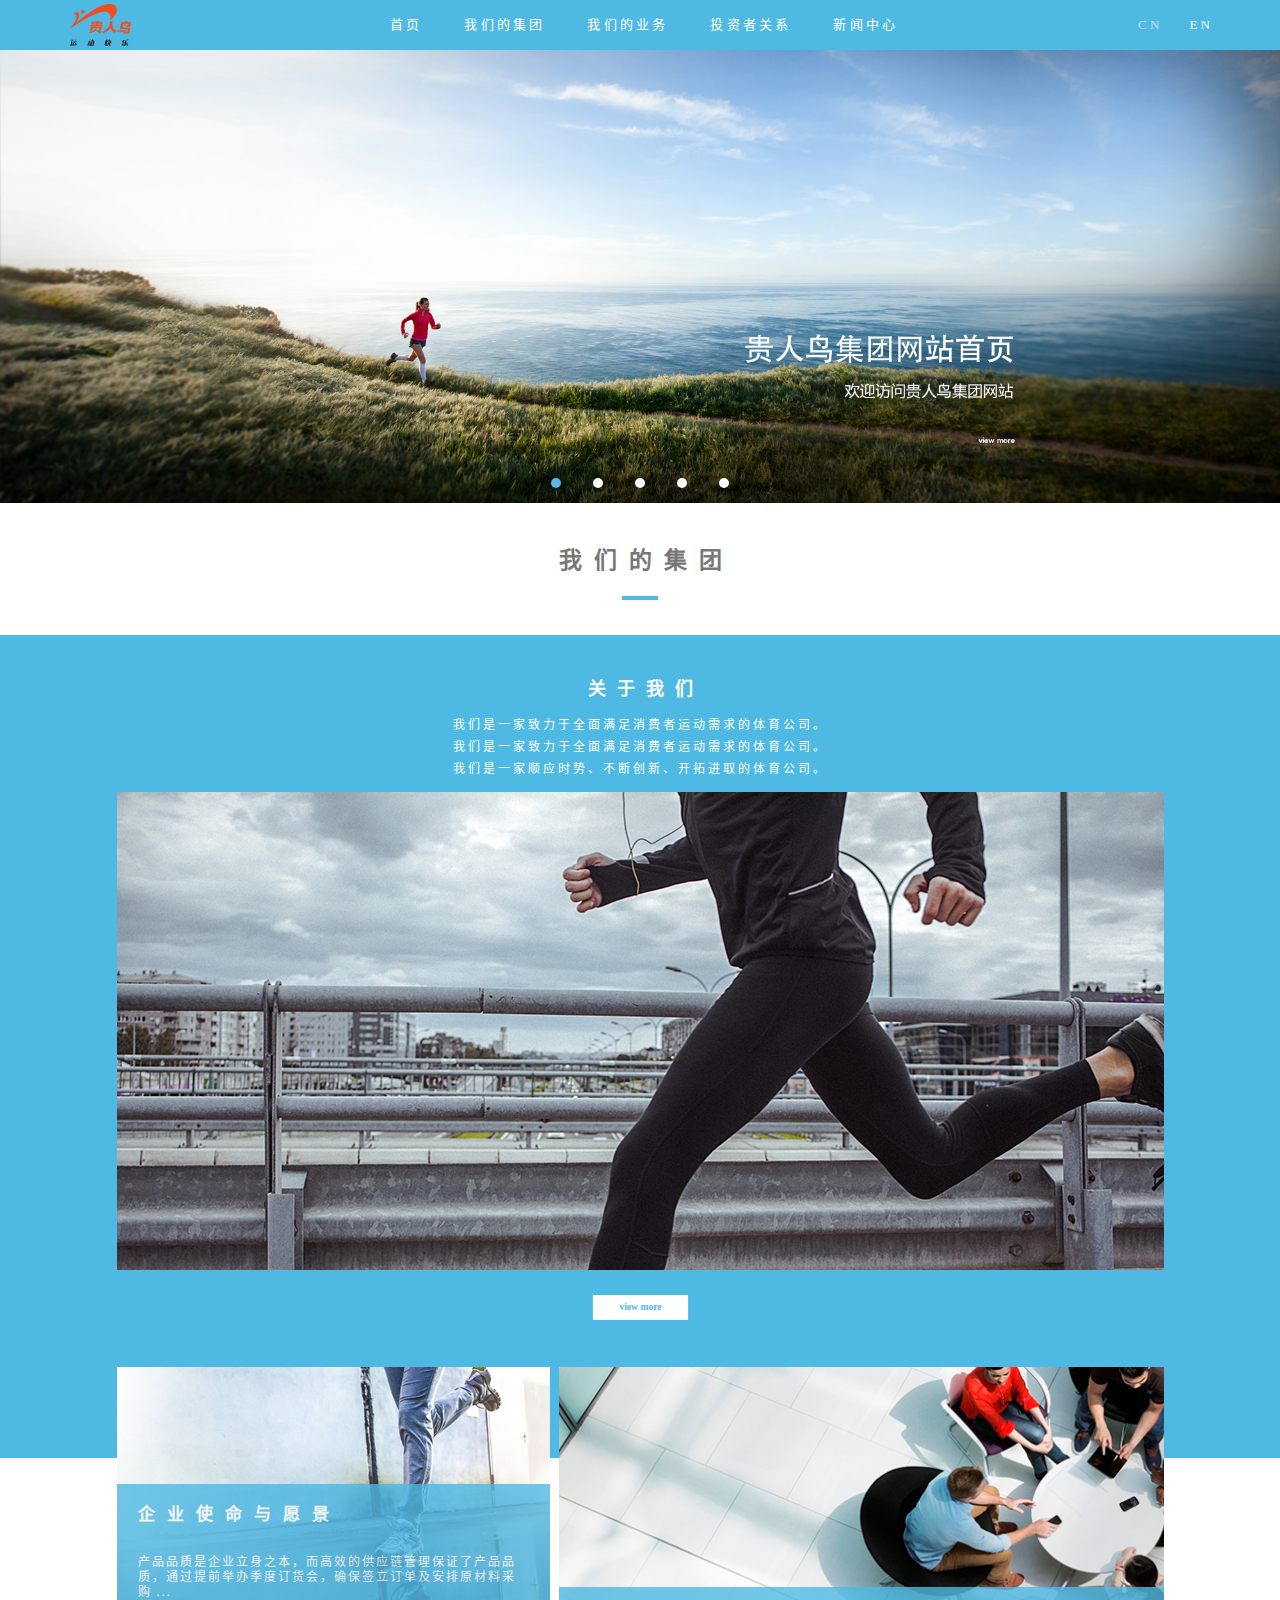
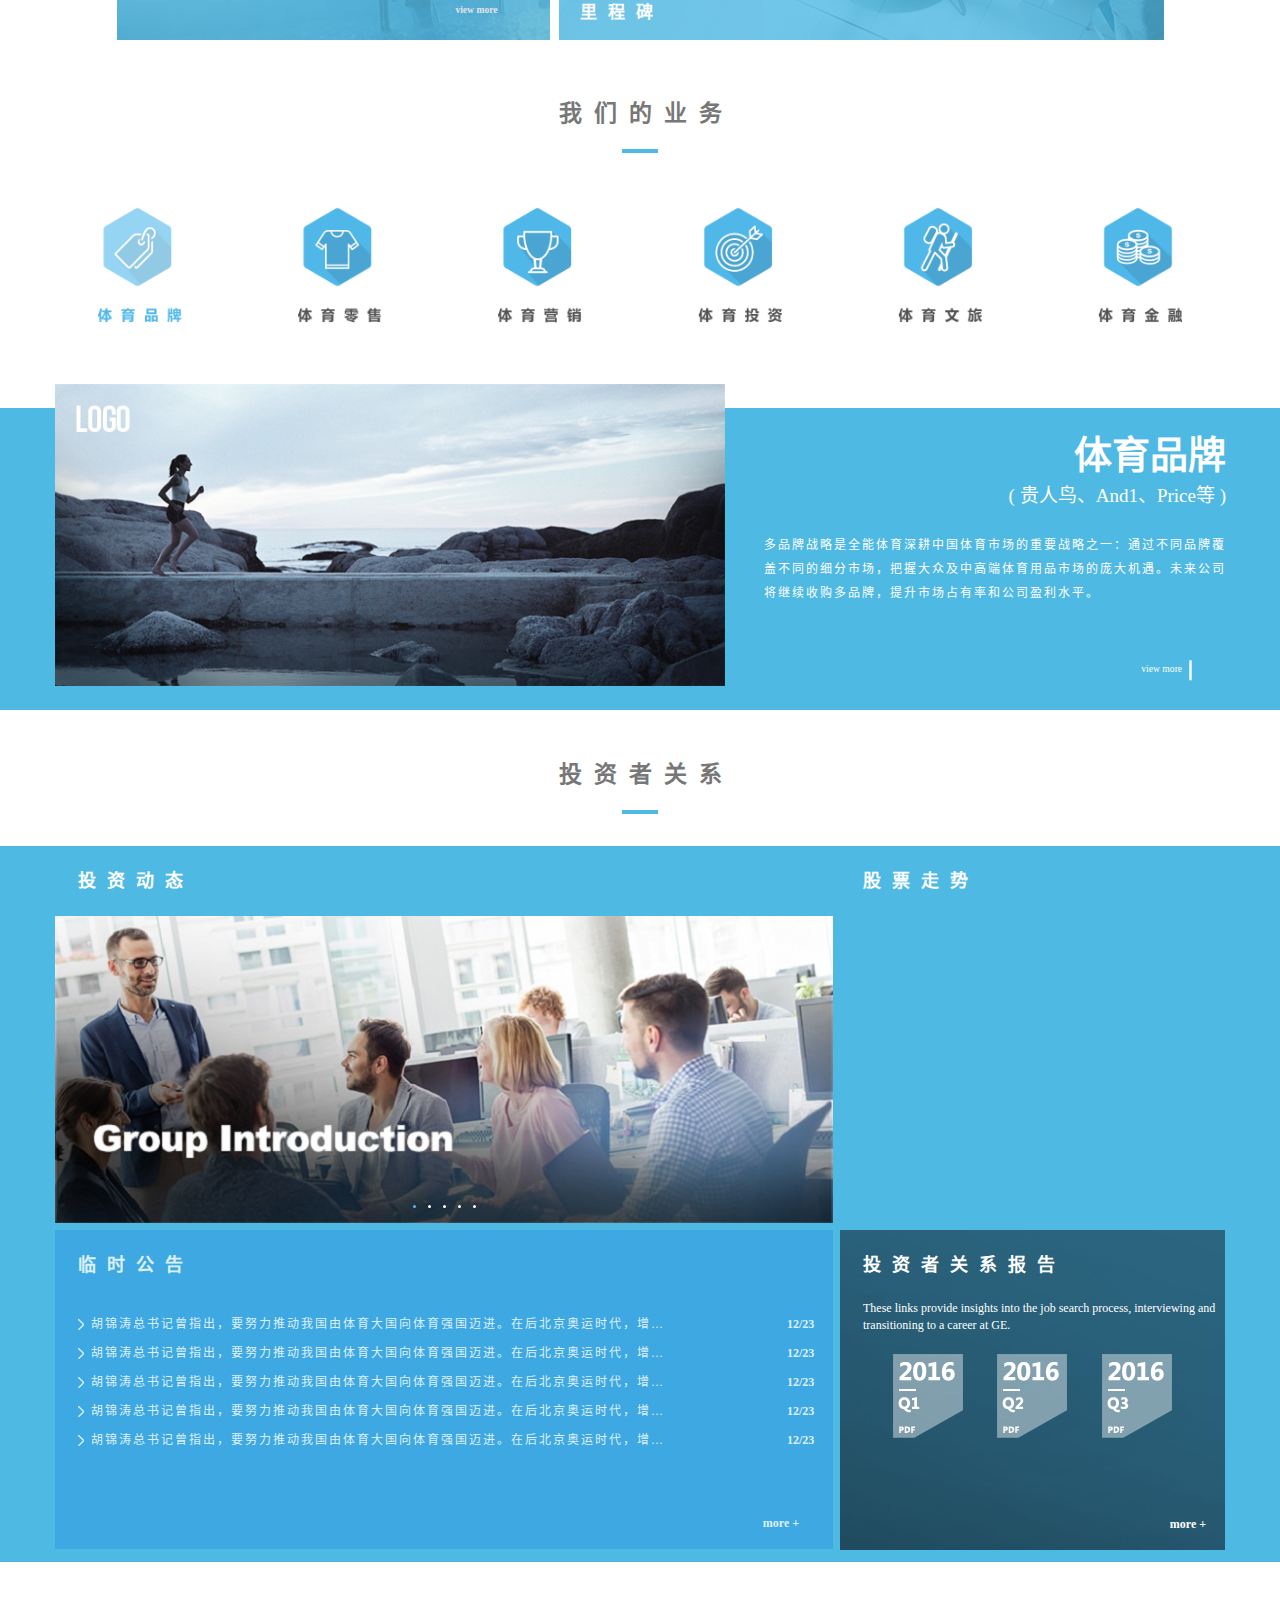
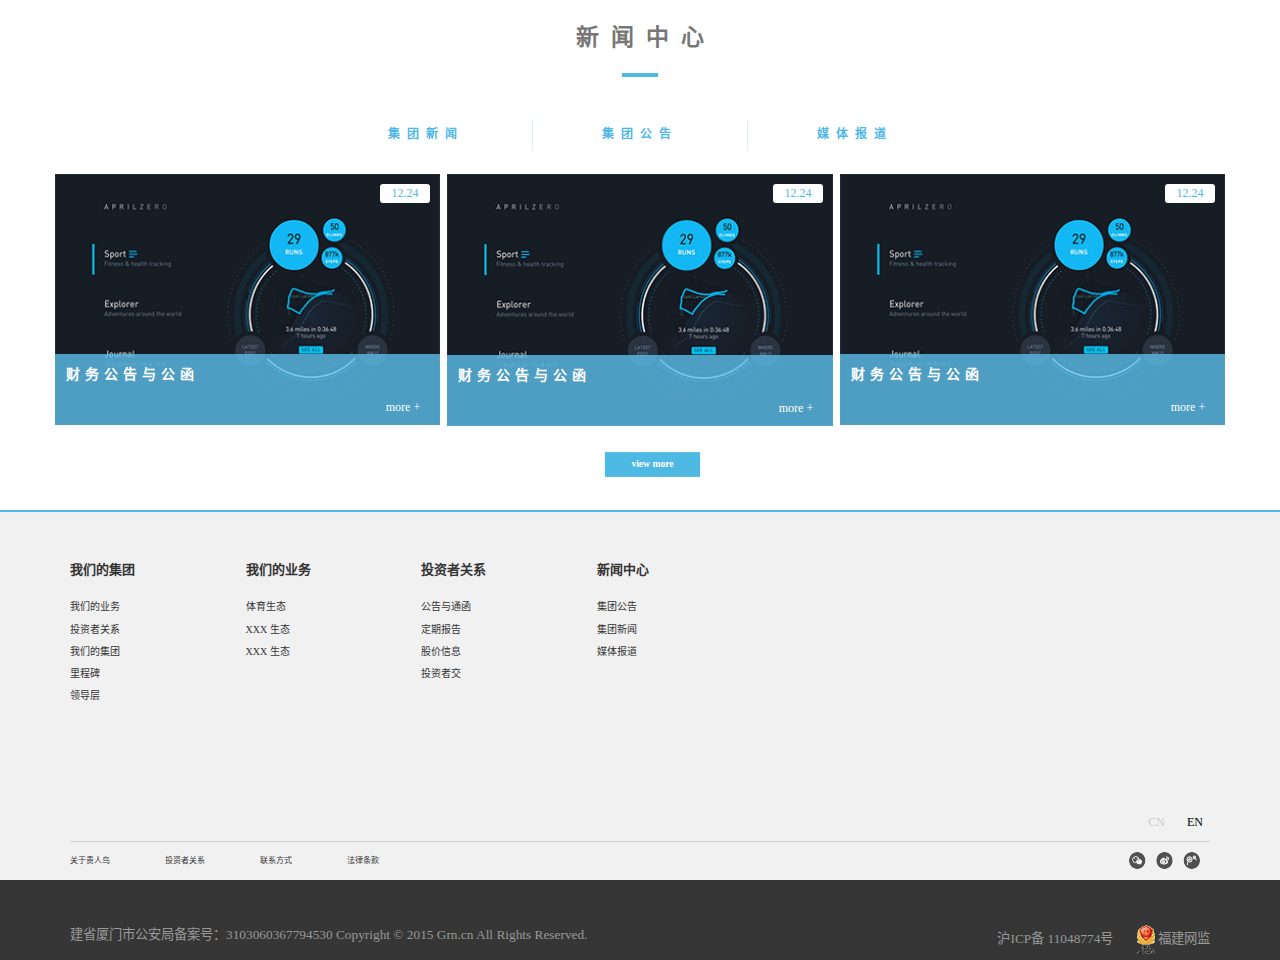
<file: grn/html/index.html>
<!DOCTYPE html>
<html lang="zh-cn">
<head>
<meta charset="utf-8">
<meta name="renderer" content="webkit">
<meta http-equiv="X-UA-Compatible" content="IE=edge">
<meta name="viewport" content="width=device-width, initial-scale=1">
<title>贵人鸟官网</title>
<link rel="stylesheet" href="../css/swiper.min.css">
<link href="../css/bootstrap.min.css" rel="stylesheet">
<link rel="stylesheet" href="../css/ieViewportBug.css"/>
<link rel="stylesheet" href="../css/common.css">
<link rel="stylesheet" href="../css/HMZhome.css">
<!--[if lt IE 9]>
<script src="../js/html5shiv.min.js"></script>
<script src="../js/respond.min.js"></script>
<![endif]-->
<script src="../js/ieViewportBug.js"></script>
</head>
<body>
    <div class="header"></div>
    <div class="main">
        <div class="swiper-container" id="home-banner">
            <div class="swiper-wrapper">
                <div class="swiper-slide text-center">
                    <a href="#">
                        <img src="../images/homeBanner1HMZ.jpg" >
                    </a>
                </div>
                <div class="swiper-slide text-center">
                    <a href="#">
                        <img src="../images/homeBanner1HMZ.jpg" >
                    </a>
                </div>
                <div class="swiper-slide text-center">
                    <a href="#">
                        <img src="../images/homeBanner1HMZ.jpg" >
                    </a>
                </div>
                <div class="swiper-slide text-center">
                    <a href="#">
                        <img src="../images/homeBanner1HMZ.jpg" >
                    </a>
                </div>
                <div class="swiper-slide text-center">
                    <a href="#">
                        <img src="../images/homeBanner1HMZ.jpg" >
                    </a>
                </div>
            </div>
            <div class="swiper-button-prev visible-xs">
                <p></p>
            </div>
            <div class="swiper-button-next visible-xs">
                <p></p>
            </div>
            <div class="swiper-pagination" id="home-swiper-pagination"></div>
        </div>
        <div class="container">
            <div class="row">
                <div class="col-xs-12 text-center">
                    <div class="jituan">
                        <p class="title" style="margin-top: 42px"><b>我们的集<span style="letter-spacing:0">团</span></b></p>
                        <p class="underline" style="margin-bottom: 35px"></p>
                    </div>
                </div>
            </div>
        </div>
        <div class="bg us_bg">
            <div class="container">
                <div class="row">
                    <div class="col-xs-12 text-center">
                        <div class="about_us">
                            <h4><b>关于我<span style="letter-spacing: 0">们</span></b></h4>
                            <p>我们是一家致力于全面满足消费者运动需求的体育公司。</p>
                            <p>我们是一家致力于全面满足消费者运动需求的体育公司。</p>
                            <p>我们是一家顺应时势、不断创新、开拓进取的体育公司。</p>
                        </div>
                        <div class="video center-block">
                            <img src="../images/videoImgHMZ.png" class="img-responsive">
                            <div class="view_more" style="margin-top: 22px"><a href="../html/aboutUs.html">view more</a></div>
                        </div>
                    </div>
                </div>
            </div>
        </div>
        <div class="container jituanDetial">
            <div class="row">
                <div class="col-sm-5 col-xs-12 about_us_col_noPadding">
                    <a href="../html/aboutUs.html">
                        <div class="shiming">
                            <div class="text-box">
                                <p class="title text-left">
                                    <b>企业使命与愿<span>景</span></b>
                                </p>
                                <p class="main-article hidden-xs">
                                    产品品质是企业立身之本，而高效的供应链管理保证了产品品质，通过提前举办季度订货会，确保签立订单及安排原材料采购 ...
                                </p>
                                <div class="view_more hidden-xs">
                                    <span href="#"><b>view more</b></span>
                                </div>
                            </div>
                        </div>
                    </a>
                </div>
                <div class="col-sm-7 col-xs-12 about_us_col_smallPadding">
                    <a href="../html/milestone.html">
                        <div class="lichengbei">
                            <div class="text-box">
                                <p class="title text-left">
                                    <b>里程碑</b>
                                </p>
                            </div>
                        </div>
                    </a>
                </div>
            </div>
        </div>
        <div class="container">
            <div class="row">
                <div class="col-xs-12 text-center">
                    <div class="yewu">
                        <p class="title" style="margin-top: 58px"><b>我们的业<span style="letter-spacing:0">务</span></b></p>
                        <p class="underline" style="margin-bottom: 55px"></p>
                    </div>
                </div>
            </div>
            <div class="row us_yewu">
                <div class="col-sm-2 col-xs-4">
                    <div class="center-block">
                        <p data-i="0" class="act">
                            <img src="../images/sportsBrand.png" class="hid img-responsive noClicked">
                            <img src="../images/sportsBrandClick.png" class="isClicked img-responsive">
                        </p>
                    </div>
                </div>
                <div class="col-sm-2 col-xs-4">
                    <div class="center-block">
                        <p data-i="1">
                            <img src="../images/sportsLingShou.png" class="img-responsive noClicked">
                            <img src="../images/sportsLingShouClick.png" class="hid isClicked img-responsive">
                        </p>
                    </div>
                </div>
                <div class="col-sm-2 col-xs-4">
                    <div class="center-block">
                        <p data-i="2">
                            <img src="../images/sportYingXiao.png" class="img-responsive noClicked">
                            <img src="../images/sportYingXiaoClick.png" class="hid isClicked img-responsive">
                        </p>
                    </div>
                </div>
                <div class="col-sm-2 col-xs-4">
                    <div class="center-block">
                        <p data-i="3">
                            <img src="../images/sportTouZi.png" class="img-responsive noClicked">
                            <img src="../images/sportTouZiClick.png" class="hid isClicked img-responsive">
                        </p>
                    </div>
                </div>
                <div class="col-sm-2 col-xs-4">
                    <div class="center-block">
                        <p data-i="4">
                            <img src="../images/sportWenLv.png" class="img-responsive noClicked">
                            <img src="../images/sportWenLvClick.png" class="hid isClicked img-responsive">
                        </p>
                    </div>
                </div>
                <div class="col-sm-2 col-xs-4">
                    <div class="center-block">
                        <p data-i="5">
                            <img src="../images/sportJinRong.png" class="img-responsive noClicked">
                            <img src="../images/sportJinRongClick.png" class="hid isClicked img-responsive">
                        </p>
                    </div>
                </div>
            </div>
        </div>
        <div class="bg">
            <div class="container">
                <div class="row yewuRow">
                    <div class="col-sm-7 col-xs-12 yewuImg">
                        <div class="yewuImg_box act" data-i="0">
                            <img src="../images/usYeWu.png" class="img-responsive">
                            <div class="title text-right visible-xs">
                                <p>体育品牌</p>
                                <a href="#" class="view_more">view more&nbsp;&nbsp;&nbsp;<i></i></a>
                            </div>
                        </div>
                        <div class="yewuImg_box hidden" data-i="1">
                            <img src="../images/usYeWu.png" class="img-responsive">
                            <div class="title text-right visible-xs">
                                <p>体育零售</p>
                                <a href="#" class="view_more">view more&nbsp;&nbsp;&nbsp;<i></i></a>
                            </div>
                        </div>
                        <div class="yewuImg_box hidden" data-i="2">
                            <img src="../images/usYeWu.png" class="img-responsive">
                            <div class="title text-right visible-xs">
                                <p>体育营销</p>
                                <a href="#" class="view_more">view more&nbsp;&nbsp;&nbsp;<i></i></a>
                            </div>
                        </div>
                        <div class="yewuImg_box hidden" data-i="3">
                            <img src="../images/usYeWu.png" class="img-responsive">
                            <div class="title text-right visible-xs">
                                <p>体育投资</p>
                                <a href="#" class="view_more">view more&nbsp;&nbsp;&nbsp;<i></i></a>
                            </div>
                        </div>
                        <div class="yewuImg_box hidden" data-i="4">
                            <img src="../images/usYeWu.png" class="img-responsive">
                            <div class="title text-right visible-xs">
                                <p>体育文旅</p>
                                <a href="#" class="view_more">view more&nbsp;&nbsp;&nbsp;<i></i></a>
                            </div>
                        </div>
                        <div class="yewuImg_box hidden" data-i="5">
                            <img src="../images/usYeWu.png" class="img-responsive">
                            <div class="title text-right visible-xs">
                                <p>体育金融</p>
                                <a href="#" class="view_more">view more&nbsp;&nbsp;&nbsp;<i></i></a>
                            </div>
                        </div>
                    </div>
                    <div class="col-sm-5 col-xs-12 yewuArticle">
                        <div class="yewuArticle_box act" data-i="0">
                            <p class="title text-right hidden-xs">
                                <b>体育品牌</b>
                            </p>
                            <p class="smallTitle hidden-xs">
                                ( 贵人鸟、And1、Price等 )
                            </p>
                            <p class="words">多品牌战略是全能体育深耕中国体育市场的重要战略之一：通过不同品牌覆盖不同的细分市场，把握大众及中高端体育用品市场的庞大机遇。未来公司将继续收购多品牌，提升市场占有率和公司盈利水平。</p>
                        </div>
                        <div class="yewuArticle_box hidden" data-i="1">
                            <p class="title text-right hidden-xs">
                                <b>体育零售</b>
                            </p>
                            <p class="smallTitle hidden-xs">
                                ( 贵人鸟、And1、Price等 )
                            </p>
                            <p class="words">多品牌战略是全能体育深耕中国体育市场的重要战略之一：通过不同品牌覆盖不同的细分市场，把握大众及中高端体育用品市场的庞大机遇。未来公司将继续收购多品牌，提升市场占有率和公司盈利水平。</p>
                        </div>
                        <div class="yewuArticle_box hidden" data-i="2">
                            <p class="title text-right hidden-xs">
                                <b>体育营销</b>
                            </p>
                            <p class="smallTitle hidden-xs">
                                ( 贵人鸟、And1、Price等 )
                            </p>
                            <p class="words">多品牌战略是全能体育深耕中国体育市场的重要战略之一：通过不同品牌覆盖不同的细分市场，把握大众及中高端体育用品市场的庞大机遇。未来公司将继续收购多品牌，提升市场占有率和公司盈利水平。</p>
                        </div>
                        <div class="yewuArticle_box hidden" data-i="3">
                            <p class="title text-right hidden-xs">
                                <b>体育投资</b>
                            </p>
                            <p class="smallTitle hidden-xs">
                                ( 贵人鸟、And1、Price等 )
                            </p>
                            <p class="words">多品牌战略是全能体育深耕中国体育市场的重要战略之一：通过不同品牌覆盖不同的细分市场，把握大众及中高端体育用品市场的庞大机遇。未来公司将继续收购多品牌，提升市场占有率和公司盈利水平。</p>
                        </div>
                        <div class="yewuArticle_box hidden" data-i="4">
                            <p class="title text-right hidden-xs">
                                <b>体育文旅</b>
                            </p>
                            <p class="smallTitle hidden-xs">
                                ( 贵人鸟、And1、Price等 )
                            </p>
                            <p class="words">多品牌战略是全能体育深耕中国体育市场的重要战略之一：通过不同品牌覆盖不同的细分市场，把握大众及中高端体育用品市场的庞大机遇。未来公司将继续收购多品牌，提升市场占有率和公司盈利水平。</p>
                        </div>
                        <div class="yewuArticle_box hidden" data-i="5">
                            <p class="title text-right hidden-xs">
                                <b>体育金融</b>
                            </p>
                            <p class="smallTitle hidden-xs">
                                ( 贵人鸟、And1、Price等 )
                            </p>
                            <p class="words">多品牌战略是全能体育深耕中国体育市场的重要战略之一：通过不同品牌覆盖不同的细分市场，把握大众及中高端体育用品市场的庞大机遇。未来公司将继续收购多品牌，提升市场占有率和公司盈利水平。</p>
                        </div>
                    </div>
                    <a href="../html/sportBrand.html" data-i="0" class="view_more hidden-xs">view more&nbsp;&nbsp;&nbsp;<i></i></a>
                    <a href="../html/jie.html" data-i="1" class="view_more hidden-xs hidden">view more&nbsp;&nbsp;&nbsp;<i></i></a>
                    <a href="../html/sportMarketing.html" data-i="2" class="view_more hidden-xs hidden">view more&nbsp;&nbsp;&nbsp;<i></i></a>
                    <a href="../html/sportInvest.html" data-i="3" class="view_more hidden-xs hidden">view more&nbsp;&nbsp;&nbsp;<i></i></a>
                    <a href="../html/sportCulture.html" data-i="4" class="view_more hidden-xs hidden">view more&nbsp;&nbsp;&nbsp;<i></i></a>
                    <a href="../html/SportsFinancial.html" data-i="5" class="view_more hidden-xs hidden">view more&nbsp;&nbsp;&nbsp;<i></i></a>
                </div>
            </div>
        </div>
        <div class="container">
            <div class="row">
                <div class="col-xs-12 text-center">
                    <div class="touzi">
                        <p class="title" style="margin-top: 49px"><b>投资者关<span style="letter-spacing:0">系</span></b></p>
                        <p class="underline" style="margin-bottom: 32px"></p>
                    </div>
                </div>
            </div>
        </div>
        <div class="bg">
            <div class="container">
                <div class="row">
                    <div class="col-sm-8 col-xs-12 smallRightPaddingPC">
                        <div class="tzdt">
                            <p class="title hidden-xs">投资动<span style="letter-spacing:0">态</span></p>
                            <div class="swiper-container" id="touzi_carousel">
                                <div class="swiper-wrapper">
                                    <div class="swiper-slide">
                                        <a href="#">
                                            <img src="../images/woMenDeYeWuLunBoHMZ.jpg" class="img-responsive">
                                        </a>
                                    </div>
                                    <div class="swiper-slide">
                                        <a href="#">
                                            <img src="../images/woMenDeYeWuLunBoHMZ.jpg" class="img-responsive">
                                        </a>
                                    </div>
                                    <div class="swiper-slide">
                                        <a href="#">
                                            <img src="../images/woMenDeYeWuLunBoHMZ.jpg" class="img-responsive">
                                        </a>
                                    </div>
                                    <div class="swiper-slide">
                                        <a href="#">
                                            <img src="../images/woMenDeYeWuLunBoHMZ.jpg" class="img-responsive">
                                        </a>
                                    </div>
                                    <div class="swiper-slide">
                                        <a href="#">
                                            <img src="../images/woMenDeYeWuLunBoHMZ.jpg" class="img-responsive">
                                        </a>
                                    </div>
                                </div>
                                <div class="swiper-button-prev visible-xs">
                                    <p></p>
                                </div>
                                <div class="swiper-button-next visible-xs">
                                    <p></p>
                                </div>
                                <div class="swiper-pagination" id="touzi-swiper-pagination"></div>
                            </div>
                        </div>
                        <div class="lsgg">
                            <p class="title">临时公<span style="letter-spacing: 0">告</span></p>
                            <div class="article">
                                <a href="#"><p><i></i><span class="content">胡锦涛总书记曾指出，要努力推动我国由体育大国向体育强国迈进。在后北京奥运时代，增强人民体质胡锦涛总书记曾指出，要努力推动我国由体育大国向体育强国迈进。在后北京奥运时代，增强人民体质</span><span class="time">12/23</span></p></a>
                                <a href="#"><p><i></i><span class="content">胡锦涛总书记曾指出，要努力推动我国由体育大国向体育强国迈进。在后北京奥运时代，增强人民体质胡锦涛总书记曾指出，要努力推动我国由体育大国向体育强国迈进。在后北京奥运时代，增强人民体质</span><span class="time">12/23</span></p></a>
                                <a href="#"><p><i></i><span class="content">胡锦涛总书记曾指出，要努力推动我国由体育大国向体育强国迈进。在后北京奥运时代，增强人民体质胡锦涛总书记曾指出，要努力推动我国由体育大国向体育强国迈进。在后北京奥运时代，增强人民体质</span><span class="time">12/23</span></p></a>
                                <a href="#"><p><i></i><span class="content">胡锦涛总书记曾指出，要努力推动我国由体育大国向体育强国迈进。在后北京奥运时代，增强人民体质胡锦涛总书记曾指出，要努力推动我国由体育大国向体育强国迈进。在后北京奥运时代，增强人民体质</span><span class="time">12/23</span></p></a>
                                <a href="#"><p><i></i><span class="content">胡锦涛总书记曾指出，要努力推动我国由体育大国向体育强国迈进。在后北京奥运时代，增强人民体质胡锦涛总书记曾指出，要努力推动我国由体育大国向体育强国迈进。在后北京奥运时代，增强人民体质</span><span class="time">12/23</span></p></a>
                            </div>
                            <a href="#" class="more hidden-xs">more&nbsp;+</a>
                            <a href="#" class="smallMore visible-xs">more&nbsp;+</a>
                        </div>
                    </div>
                    <div class="col-sm-4 col-xs-12 noLeftPaddingPC">
                        <div class="gupiao">
                            <p class="title">股票走<span style="letter-spacing: 0">势</span></p>
                            <canvas class="gupiaoChart"></canvas>
                        </div>
                        <div class="tzzgx">
                            <p class="title">投资者关系报<span style="letter-spacing: 0">告</span></p>
                            <div class="article">
                                <p class="hidden-xs">These links provide insights into the job search process, interviewing and transitioning to a career at GE.</p>
                                <div class="pdfGroup">
                                    <a href="../source/document.pdf" target="_blank"><img src="../images/homePdf1HMZ.png" class="img-responsive"></a>
                                    <a href="../source/document.pdf" target="_blank"><img src="../images/homePdf2HMZ.png" class="img-responsive"></a>
                                    <a href="../source/document.pdf" target="_blank"><img src="../images/homePdf3HMZ.png" class="img-responsive"></a>
                                </div>
                            </div>
                            <a href="#" class="more hidden-xs">more&nbsp;+</a>
                            <a href="#" class="smallMore visible-xs">more&nbsp;+</a>
                        </div>
                    </div>
                </div>
            </div>
        </div>
        <div class="container">
            <div class="row">
                <div class="col-xs-12 text-center">
                    <div class="news">
                        <p class="title" style="margin-top: 60px"><b>新闻中<span style="letter-spacing:0">心</span></b></p>
                        <p class="underline" style="margin-bottom: 49px"></p>
                    </div>
                </div>
            </div>
            <div class="row">
                <div class="col-xs-12">
                    <div class="news_center_title">
                        <div class="container-fluid">
                            <div class="row">
                                <div class="col-xs-4 smallTitle text-center col-xs-12">
                                    <span><a href="../html/aboutUs.html">集团新<span style="letter-spacing: 0"></span>闻</a><p class="cut-off-line-right"></p></span>
                                    <p class="underline visible-xs"></p>
                                </div>
                                <div class="col-xs-4 smallTitle text-center"><a href="../html/milestone.html">集团公<span style="letter-spacing: 0"></span>告</a></div>
                                <div class="col-xs-4 smallTitle text-center"><p class="cut-off-line-left"></p><a href="../html/leaders.html">媒体报<span style="letter-spacing: 0"></span>道</a></div>
                            </div>
                        </div>
                    </div>
                </div>
            </div>
            <div class="news_center row">
                <div class="col-sm-4 col-xs-12 noRightPaddingPC">
                    <a href="#" class="maskA"></a>
                    <div class="content">
                        <img src="../images/newCenterHMZ.png" class="img-responsive">
                        <div class="introduce article_high">
                            <div class="title">财务公告与公函</div>
                            <div class="article hidden-xs">近日，有传闻贵人鸟将成为IPO重启后第一批上市企业，贵人鸟副总裁陈奕已对媒体表示未听到此消息。自2011年底以来，整个鞋服行业</div>
                        </div>
                        <span class="more">more&nbsp;+</span>
                        <span class="time_box">12.24</span>
                    </div>
                </div>
                <div class="col-sm-4 col-xs-12 smallRightPaddingPC smallLeftPaddingPC">
                    <a href="#" class="maskA"></a>
                    <div class="content">
                        <img src="../images/newCenterHMZ.png" class="img-responsive">
                        <div class="introduce article_high">
                            <div class="title">财务公告与公函</div>
                            <div class="article hidden-xs">近日，有传闻贵人鸟将成为IPO重启后第一批上市企业，贵人鸟副总裁陈奕已对媒体表示未听到此消息。自2011年底以来，整个鞋服行业</div>
                        </div>
                        <span class="more">more&nbsp;+</span>
                        <span class="time_box">12.24</span>
                    </div>
                </div>
                <div class="col-sm-4 col-xs-12 noLeftPaddingPC">
                    <a href="#" class="maskA"></a>
                    <div class="content">
                        <img src="../images/newCenterHMZ.png" class="img-responsive">
                        <div class="introduce article_high">
                            <div class="title">财务公告与公函</div>
                            <div class="article hidden-xs">近日，有传闻贵人鸟将成为IPO重启后第一批上市企业，贵人鸟副总裁陈奕已对媒体表示未听到此消息。自2011年底以来，整个鞋服行业</div>
                        </div>
                        <span class="more">more&nbsp;+</span>
                        <span class="time_box">12.24</span>
                    </div>
                </div>
            </div>
            <div class="row">
                <div class="col-xs-12 news_view_more">
                    <div><a href="#"><b>view more</b></a></div>
                </div>
            </div>
        </div>
    </div>
    <div class="footer"></div>
<script src="../js/jquery-2.1.1.min.js"></script>
<script src="../js/swiper.min.js"></script>
<script src="../js/bootstrap.js"></script>
<script src="../js/jquery.bootstrap-dropdown-on-hover.js"></script>
<script src="../js/common.js"></script>
<script src="../js/HMZhome.js"></script>
</body>
</html>
</file>
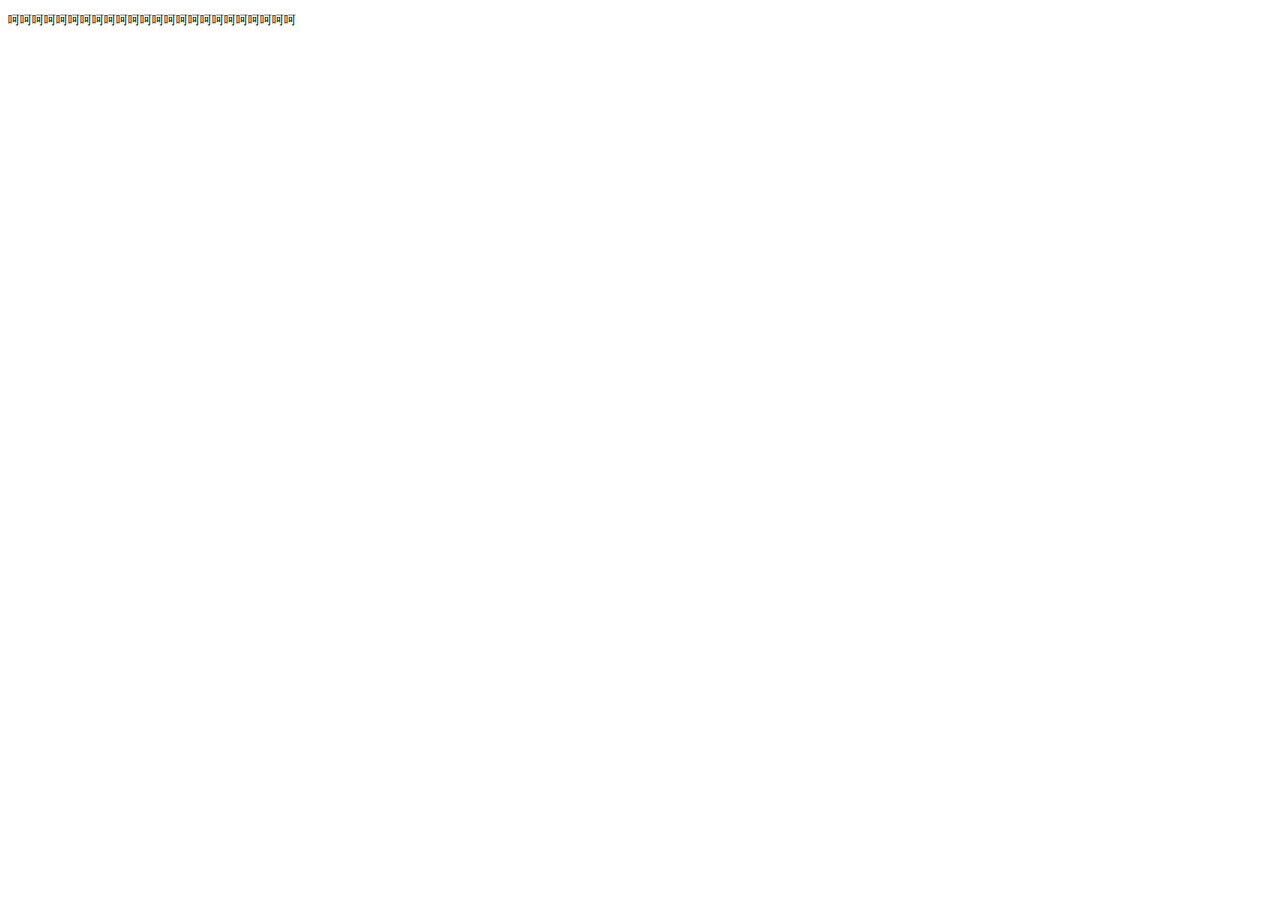
<file: grn/html/123.html>
<!DOCTYPE html>
<html lang="en">
<head>
    <meta charset="UTF-8">
    <title></title>
    <style>
        p{
            font-size: 12px;
        }
    </style>
</head>
<body>
    <p>呵呵呵呵呵呵呵呵呵呵呵呵呵呵呵呵呵呵呵呵呵呵呵呵</p>
</body>
</html>
</file>
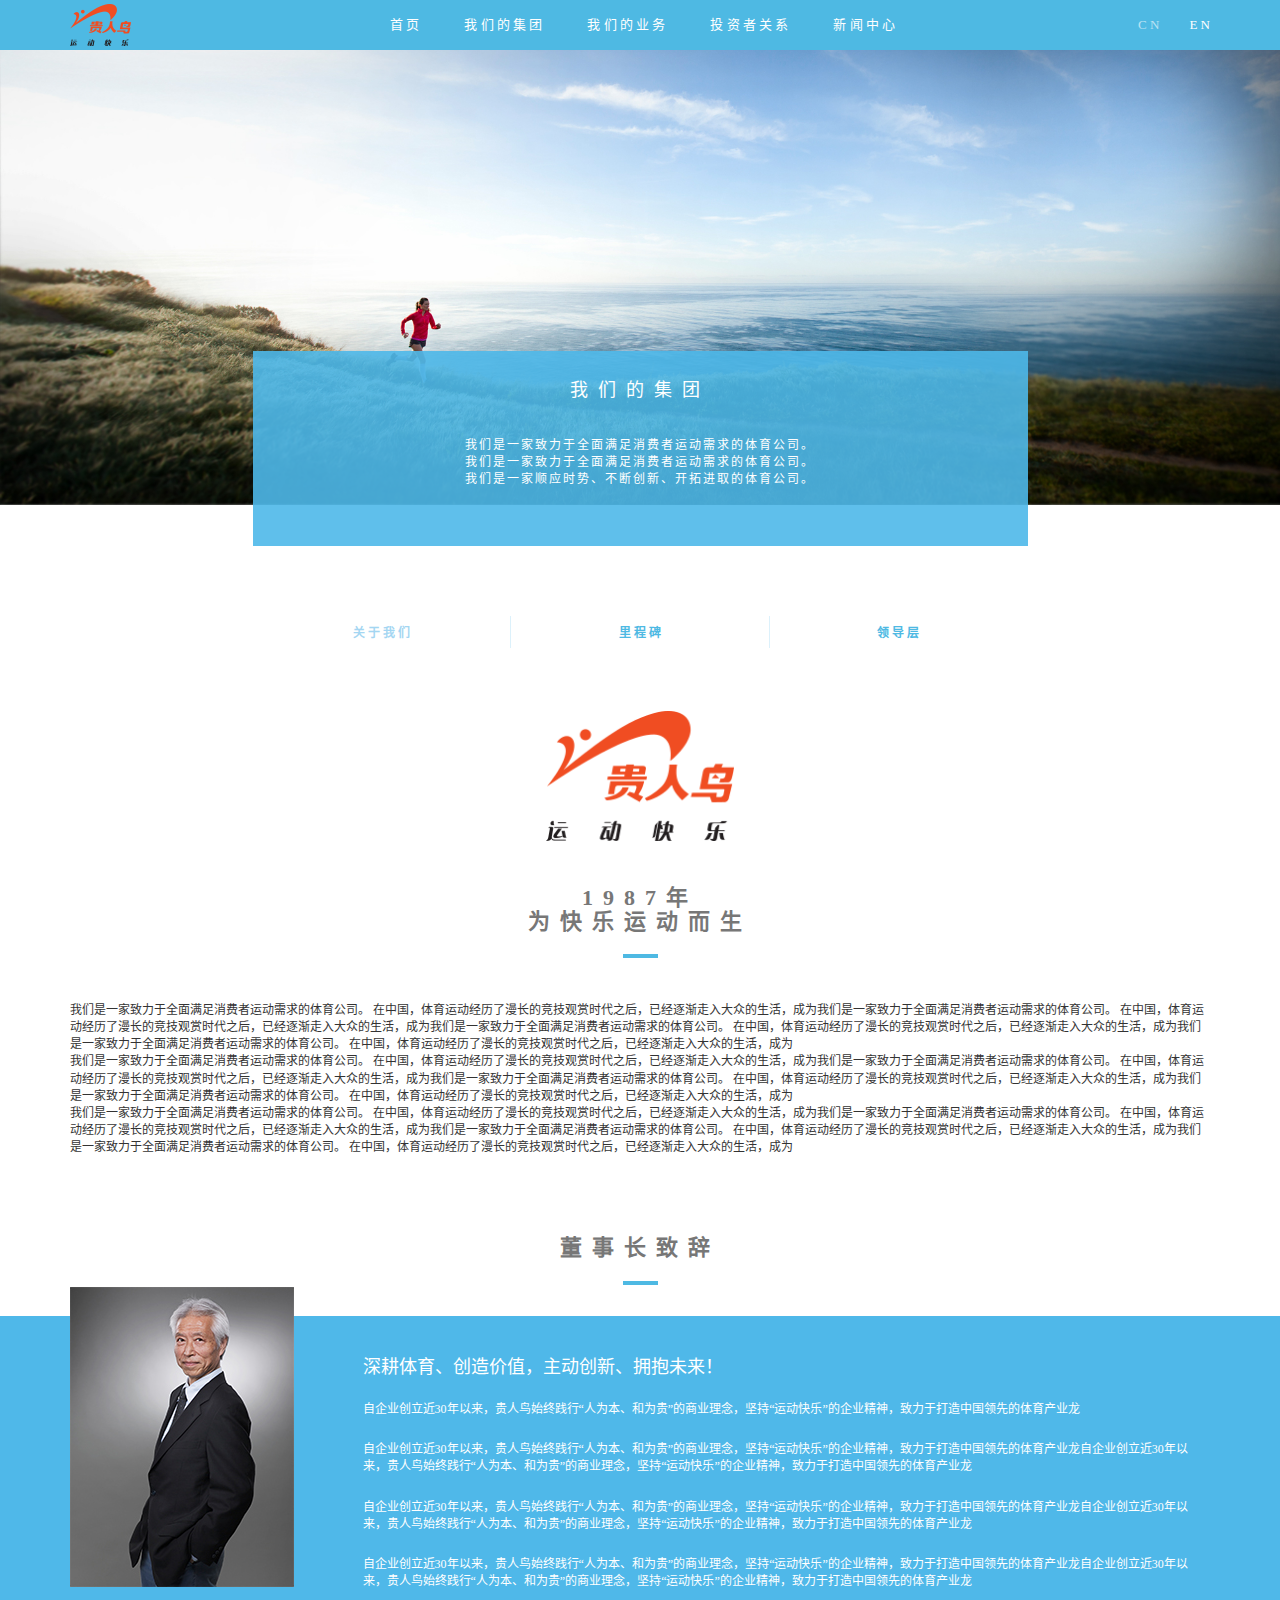
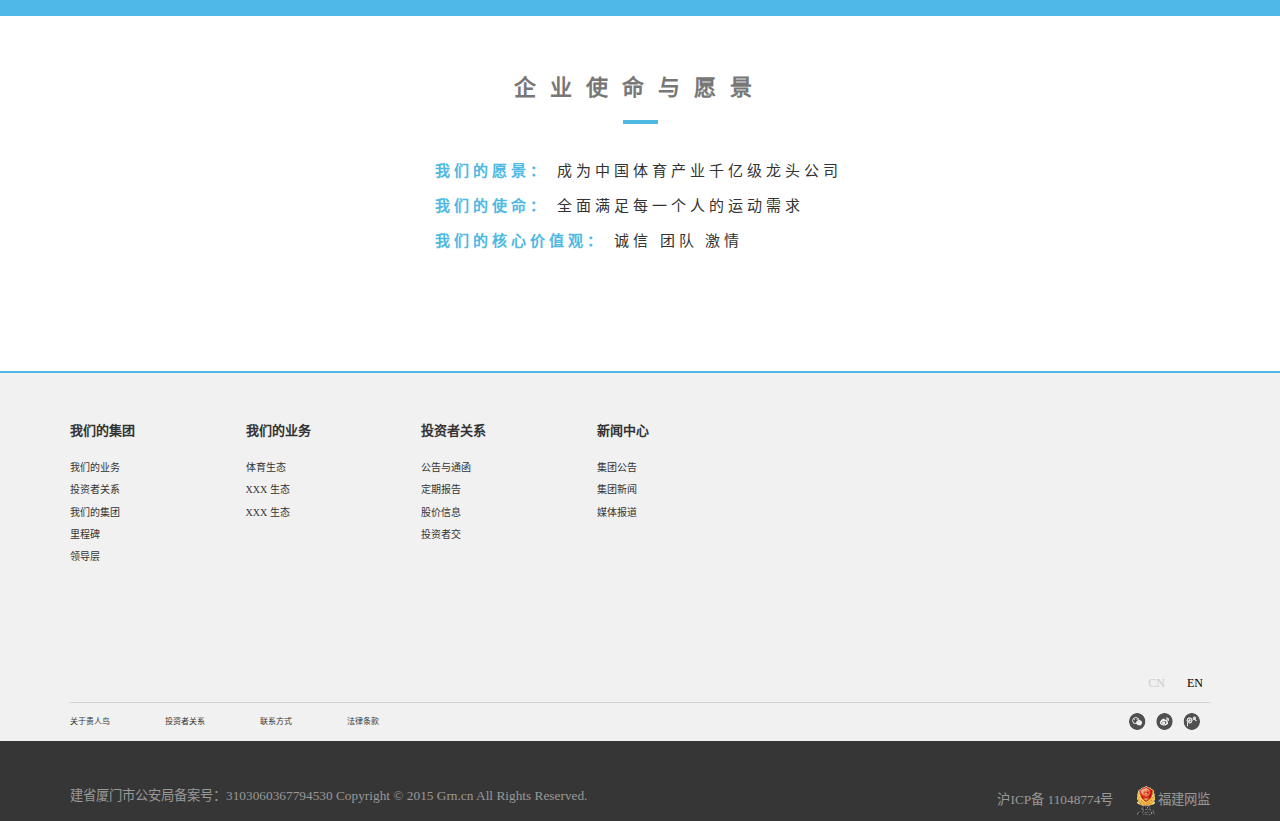
<file: grn/html/aboutUs.html>
<!DOCTYPE html>
<html lang="zh-cn">
<head>
    <meta charset="utf-8">
    <meta name="renderer" content="webkit">
    <meta http-equiv="X-UA-Compatible" content="IE=edge">
    <meta name="viewport" content="width=device-width, initial-scale=1">
    <title>贵人鸟官网</title>
    <link href="../css/bootstrap.min.css" rel="stylesheet">
    <link rel="stylesheet" href="../css/ieViewportBug.css"/>
    <link rel="stylesheet" href="../css/common.css">
    <link rel="stylesheet" href="../css/HMZAboutUs.css">
    <!--[if lt IE 9]>
    <script src="../js/html5shiv.min.js"></script>
    <script src="../js/respond.min.js"></script>
    <![endif]-->
    <script src="../js/ieViewportBug.js"></script>
</head>
<body>
<div class="header"></div>
<div class="main">
    <div class="jumbotron usBanner">
        <img src="../images/homeBanner2HMZ.jpg" class="img-responsive">
    </div>
    <div class="container">
        <div class="row">
            <div class="col-xs-12 sketch_box">
                <div class="sketch text-center">
                    <h4>我们的集团</h4>
                    <p>我们是一家致力于全面满足消费者运动需求的体育公司。</p>
                    <p>我们是一家致力于全面满足消费者运动需求的体育公司。</p>
                    <p>我们是一家顺应时势、不断创新、开拓进取的体育公司。</p>
                </div>
            </div>
        </div>
        <div class="row">
            <div class="col-xs-12">
                <div class="introduce_nav">
                    <div class="container-fluid">
                        <div class="row">
                            <div class="col-sm-4 text-center col-xs-12">
                                <span><a href="#" class="nowPage"><b>关&nbsp;于&nbsp;我&nbsp;们</b></a><p class="cut-off-line-right hidden-xs"></p></span>
                                <p class="underline visible-xs"></p>
                            </div>
                            <div class="col-sm-4 text-center hidden-xs"><a href="../html/milestone.html"><b>里&nbsp;程&nbsp;碑</b></a></div>
                            <div class="col-sm-4 text-center hidden-xs"><p class="cut-off-line-left"></p><a href="../html/leaders.html"><b>领&nbsp;导&nbsp;层</b></a></div>
                        </div>
                    </div>
                </div>
            </div>
        </div>
        <div class="row">
            <div class="col-xs-12 aboutUsLogo_box">
                <div class="aboutUsLogo">
                    <img src="../images/aboutUsLogo.png" class="img-responsive">
                </div>
            </div>
        </div>
        <div class="row">
            <div class="col-xs-12">
                <h4 class="text-center introduce_title">
                    <b>1987年</b>
                    <br class="hidden-xs">
                    <span class="hidden-lg hidden-md hidden-sm">,</span>
                    <b>为快乐运动而生</b>
                </h4>
                <p class="underline hidden-xs introduce_title_underline"></p>
            </div>
        </div>
        <div class="row">
            <div class="col-xs-12 introduce_article">
                <p>我们是一家致力于全面满足消费者运动需求的体育公司。 在中国，体育运动经历了漫长的竞技观赏时代之后，已经逐渐走入大众的生活，成为我们是一家致力于全面满足消费者运动需求的体育公司。 在中国，体育运动经历了漫长的竞技观赏时代之后，已经逐渐走入大众的生活，成为我们是一家致力于全面满足消费者运动需求的体育公司。 在中国，体育运动经历了漫长的竞技观赏时代之后，已经逐渐走入大众的生活，成为我们是一家致力于全面满足消费者运动需求的体育公司。 在中国，体育运动经历了漫长的竞技观赏时代之后，已经逐渐走入大众的生活，成为</p>
                <p>我们是一家致力于全面满足消费者运动需求的体育公司。 在中国，体育运动经历了漫长的竞技观赏时代之后，已经逐渐走入大众的生活，成为我们是一家致力于全面满足消费者运动需求的体育公司。 在中国，体育运动经历了漫长的竞技观赏时代之后，已经逐渐走入大众的生活，成为我们是一家致力于全面满足消费者运动需求的体育公司。 在中国，体育运动经历了漫长的竞技观赏时代之后，已经逐渐走入大众的生活，成为我们是一家致力于全面满足消费者运动需求的体育公司。 在中国，体育运动经历了漫长的竞技观赏时代之后，已经逐渐走入大众的生活，成为</p>
                <p>我们是一家致力于全面满足消费者运动需求的体育公司。 在中国，体育运动经历了漫长的竞技观赏时代之后，已经逐渐走入大众的生活，成为我们是一家致力于全面满足消费者运动需求的体育公司。 在中国，体育运动经历了漫长的竞技观赏时代之后，已经逐渐走入大众的生活，成为我们是一家致力于全面满足消费者运动需求的体育公司。 在中国，体育运动经历了漫长的竞技观赏时代之后，已经逐渐走入大众的生活，成为我们是一家致力于全面满足消费者运动需求的体育公司。 在中国，体育运动经历了漫长的竞技观赏时代之后，已经逐渐走入大众的生活，成为</p>
            </div>
        </div>
        <div class="row">
            <div class="col-xs-12 introduce_article_view_more">
                <a class="view_more visible-xs text-center">view more</a>
            </div>
        </div>
        <div class="row">
            <div class="col-xs-12 speech_title">
                <h4 class="speech text-center"><b>董事长致辞</b></h4>
                <p class="underline"></p>
            </div>
        </div>
    </div>
    <div class="bg">
        <div class="container">
            <div class="row">
                <div class="col-sm-3 col-xs-12 speech_img">
                    <img src="../images/dongshizhangHMZ.jpg" class="img-responsive hidden-xs speech_img_pc">
                    <img src="../images/dongshizhangMHMZ.jpg" class="img-responsive visible-xs speech_img_m">
                </div>
                <div class="col-sm-9 col-xs-12">
                    <div class="speech_article">
                        <h4>深耕体育、创造价值，主动创新、拥抱未来！</h4>
                        <p>自企业创立近30年以来，贵人鸟始终践行“人为本、和为贵”的商业理念，坚持“运动快乐”的企业精神，致力于打造中国领先的体育产业龙</p>
                        <p>自企业创立近30年以来，贵人鸟始终践行“人为本、和为贵”的商业理念，坚持“运动快乐”的企业精神，致力于打造中国领先的体育产业龙自企业创立近30年以来，贵人鸟始终践行“人为本、和为贵”的商业理念，坚持“运动快乐”的企业精神，致力于打造中国领先的体育产业龙</p>
                        <p>自企业创立近30年以来，贵人鸟始终践行“人为本、和为贵”的商业理念，坚持“运动快乐”的企业精神，致力于打造中国领先的体育产业龙自企业创立近30年以来，贵人鸟始终践行“人为本、和为贵”的商业理念，坚持“运动快乐”的企业精神，致力于打造中国领先的体育产业龙</p>
                        <p>自企业创立近30年以来，贵人鸟始终践行“人为本、和为贵”的商业理念，坚持“运动快乐”的企业精神，致力于打造中国领先的体育产业龙自企业创立近30年以来，贵人鸟始终践行“人为本、和为贵”的商业理念，坚持“运动快乐”的企业精神，致力于打造中国领先的体育产业龙</p>
                    </div>
                </div>
            </div>
        </div>
    </div>
    <div class="container">
        <div class="row speech_box">
            <div class="col-xs-12">
                <h4 class="text-center vision_title">
                    <b>企业使命与愿景</b>
                    <p class="underline"></p>
                </h4>
            </div>
            <div class="col-xs-12">
                <p class="vision_detial">
                    <span class="vision_title_head"><b>我们的愿景：</b></span>
                    <span class="vision_title_body">成为中国体育产业千亿级龙头公司</span>
                </p>
            </div>
            <div class="col-xs-12">
                <p class="vision_detial">
                    <span class="vision_title_head"><b>我们的使命：</b></span>
                    <span class="vision_title_body">全面满足每一个人的运动需求</span>
                </p>
            </div>
            <div class="col-xs-12">
                <p class="vision_detial">
                    <span class="vision_title_head"><b>我们的核心价值观：</b></span>
                    <span class="vision_title_body">诚信  团队  激情</span>
                </p>
            </div>
        </div>
    </div>
</div>
<div class="footer"></div>
<script src="../js/jquery-2.1.1.min.js"></script>
<script src="../js/bootstrap.js"></script>
<script src="../js/jquery.bootstrap-dropdown-on-hover.js"></script>
<script src="../js/common.js"></script>
</body>
</html>
</file>
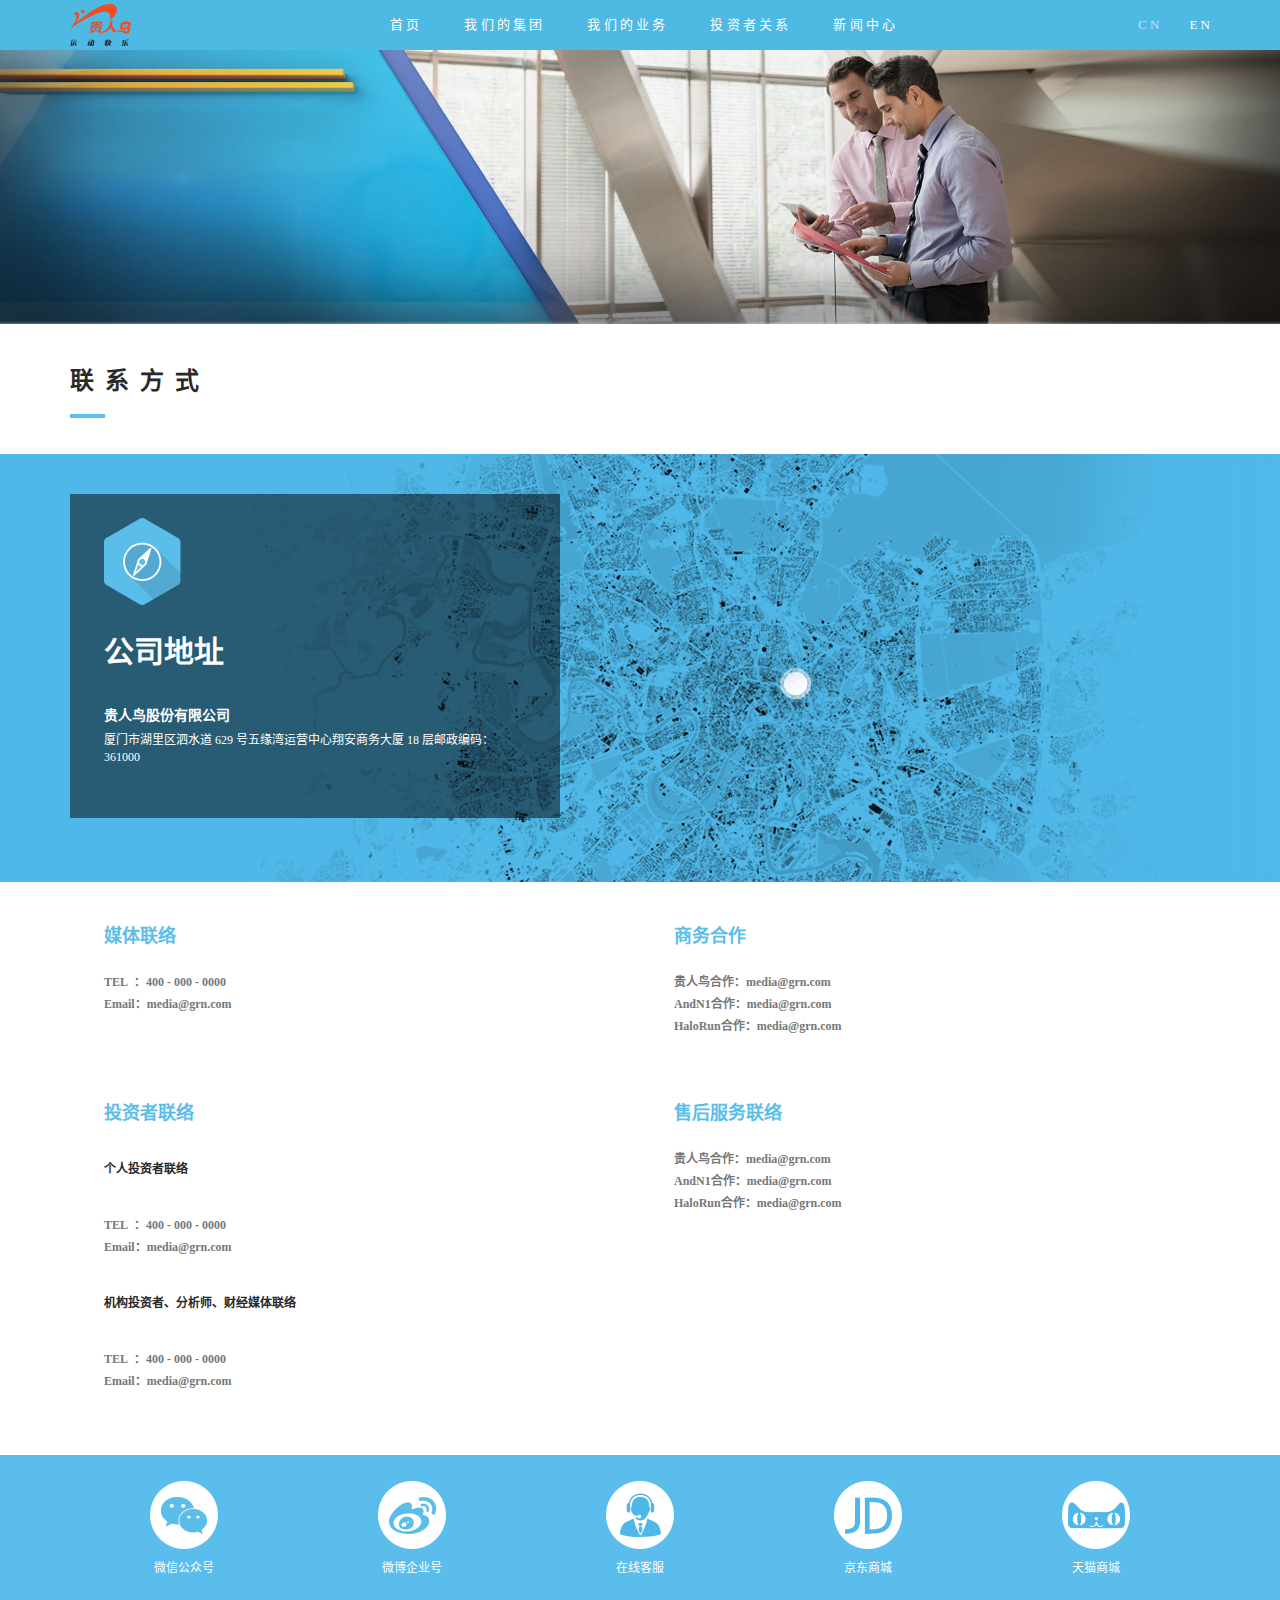
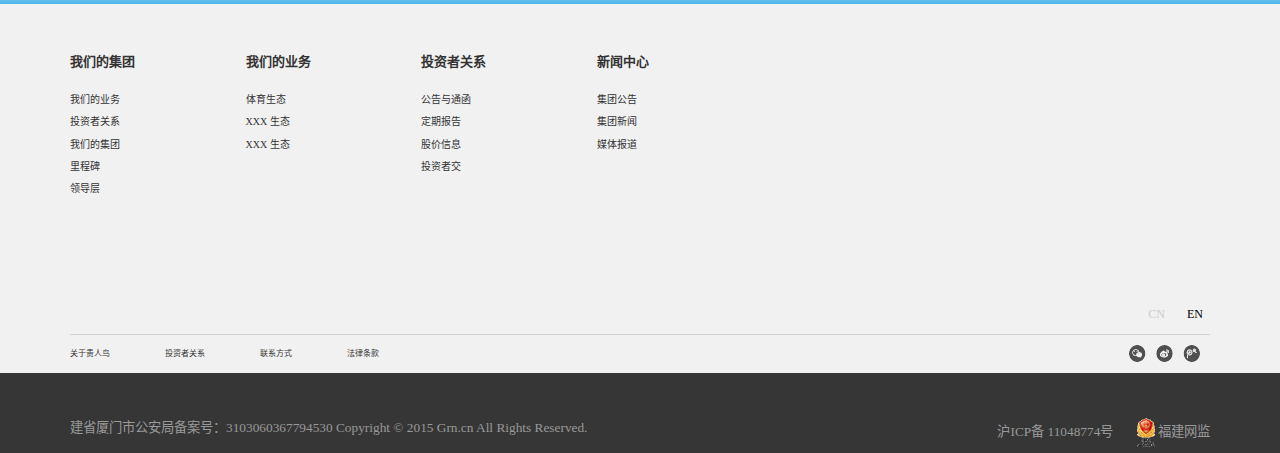
<file: grn/html/contact.html>
<!DOCTYPE html>
<html lang="zh-cn">
<head>
<meta charset="utf-8">
<meta name="renderer" content="webkit">
<meta http-equiv="X-UA-Compatible" content="IE=edge">
<meta name="viewport" content="width=device-width, initial-scale=1">
<title>贵人鸟官网</title>
<link href="../css/bootstrap.min.css" rel="stylesheet">
<link rel="stylesheet" href="../css/ieViewportBug.css"/>
<link rel="stylesheet" href="../css/common.css">
<link rel="stylesheet" href="../css/ZDKmain.css">
<!--[if lt IE 9]>
<script src="js/html5shiv.min.js"></script>
<script src="js/respond.min.js"></script>
<![endif]-->
<script src="../js/ieViewportBug.js"></script>
</head>
<body>
	<div class="header"></div>
		<div class="main">
			<div class="connection">
				<div class="banner">
					<img src="../images/connectionPcBan.jpg" alt="">
					<img src="../images/connectionMBan.jpg" alt="">
				</div>
				<div class="address">
					<div class="container">
						<div class="contactTit">
							<div class="content">
								<h3>联系方式</h3>
								<div class="underline"></div>
							</div>
						</div>
					</div>
					<div class="addressCon">
							<div class="addressConMain">
								<div class="container">
									<div class="addressBox">
										<div class="icon"></div>
										<div class="con">
											<h2>公司地址</h2>
											<h4>贵人鸟股份有限公司</h4>
											<p>厦门市湖里区泗水道 629 号五缘湾运营中心翔安商务大厦 18 层邮政编码：361000</p>
										</div>
									</div>
								</div>
							</div>
					</div>
				</div>
				<div class="emal">
					<div class="container">
						<ul class="f-c-2">
							<li class="listFirst list">媒体联络</li>
							<li class="list">TEL  ：400 - 000 - 0000</li>
							<li class="list">Email：media@grn.com</li>
						</ul>
						<ul class="f-c-2">
							<li class="listFirst list">商务合作</li>
							<li class="list">贵人鸟合作：media@grn.com</li>
							<li class="list">AndN1合作：media@grn.com</li>
							<li class="list">HaloRun合作：media@grn.com</li>
						</ul>
						<ul class="f-c-2">
							<li class="listFirst list">投资者联络</li>
							<li class="list titleMargin ">个人投资者联络</li>
							<li class="list">TEL  ：400 - 000 - 0000</li>
							<li class="list">Email：media@grn.com</li>
							<li class="list titleMargin">机构投资者、分析师、财经媒体联络</li>
							<li class="list">TEL  ：400 - 000 - 0000</li>
							<li class="list">Email：media@grn.com</li>
						</ul>
						<ul class="f-c-2">
							<li class="listFirst list">售后服务联络</li>
							<li class="list">贵人鸟合作：media@grn.com</li>
							<li class="list">AndN1合作：media@grn.com</li>
							<li class="list">HaloRun合作：media@grn.com</li>
						</ul>
					</div>
				</div>
				<div class="Outlink">
					<div class="container">
						<ul>
							<li class="list "><a href="###"><div class="link"></div><div class="linkName">微信公众号</div></a></li>
							<li class="list"><a href="###"><div class="link"></div><div class="linkName">微博企业号</div></a></li>
							<li class="list"><a href="###"><div class="link"></div><div class="linkName">在线客服</div></a></li>
							<li class="list"><a href="###"><div class="link"></div><div class="linkName">京东商城</div></a></li>
							<li class="list"><a href="###"><div class="link"></div><div class="linkName">天猫商城</div></a></li>
						</ul>
					</div>
				</div>
			</div>
		</div>
	<div class="footer"></div>
<script src="../js/jquery-2.1.1.min.js"></script>
<script src="../js/bootstrap.js"></script>
<script src="../js/jquery.bootstrap-dropdown-on-hover.js"></script>
<script src="../js/common.js"></script>
<!-- <script src="../js/ZDKhome.js"></script> -->
</body>
</html>
</file>
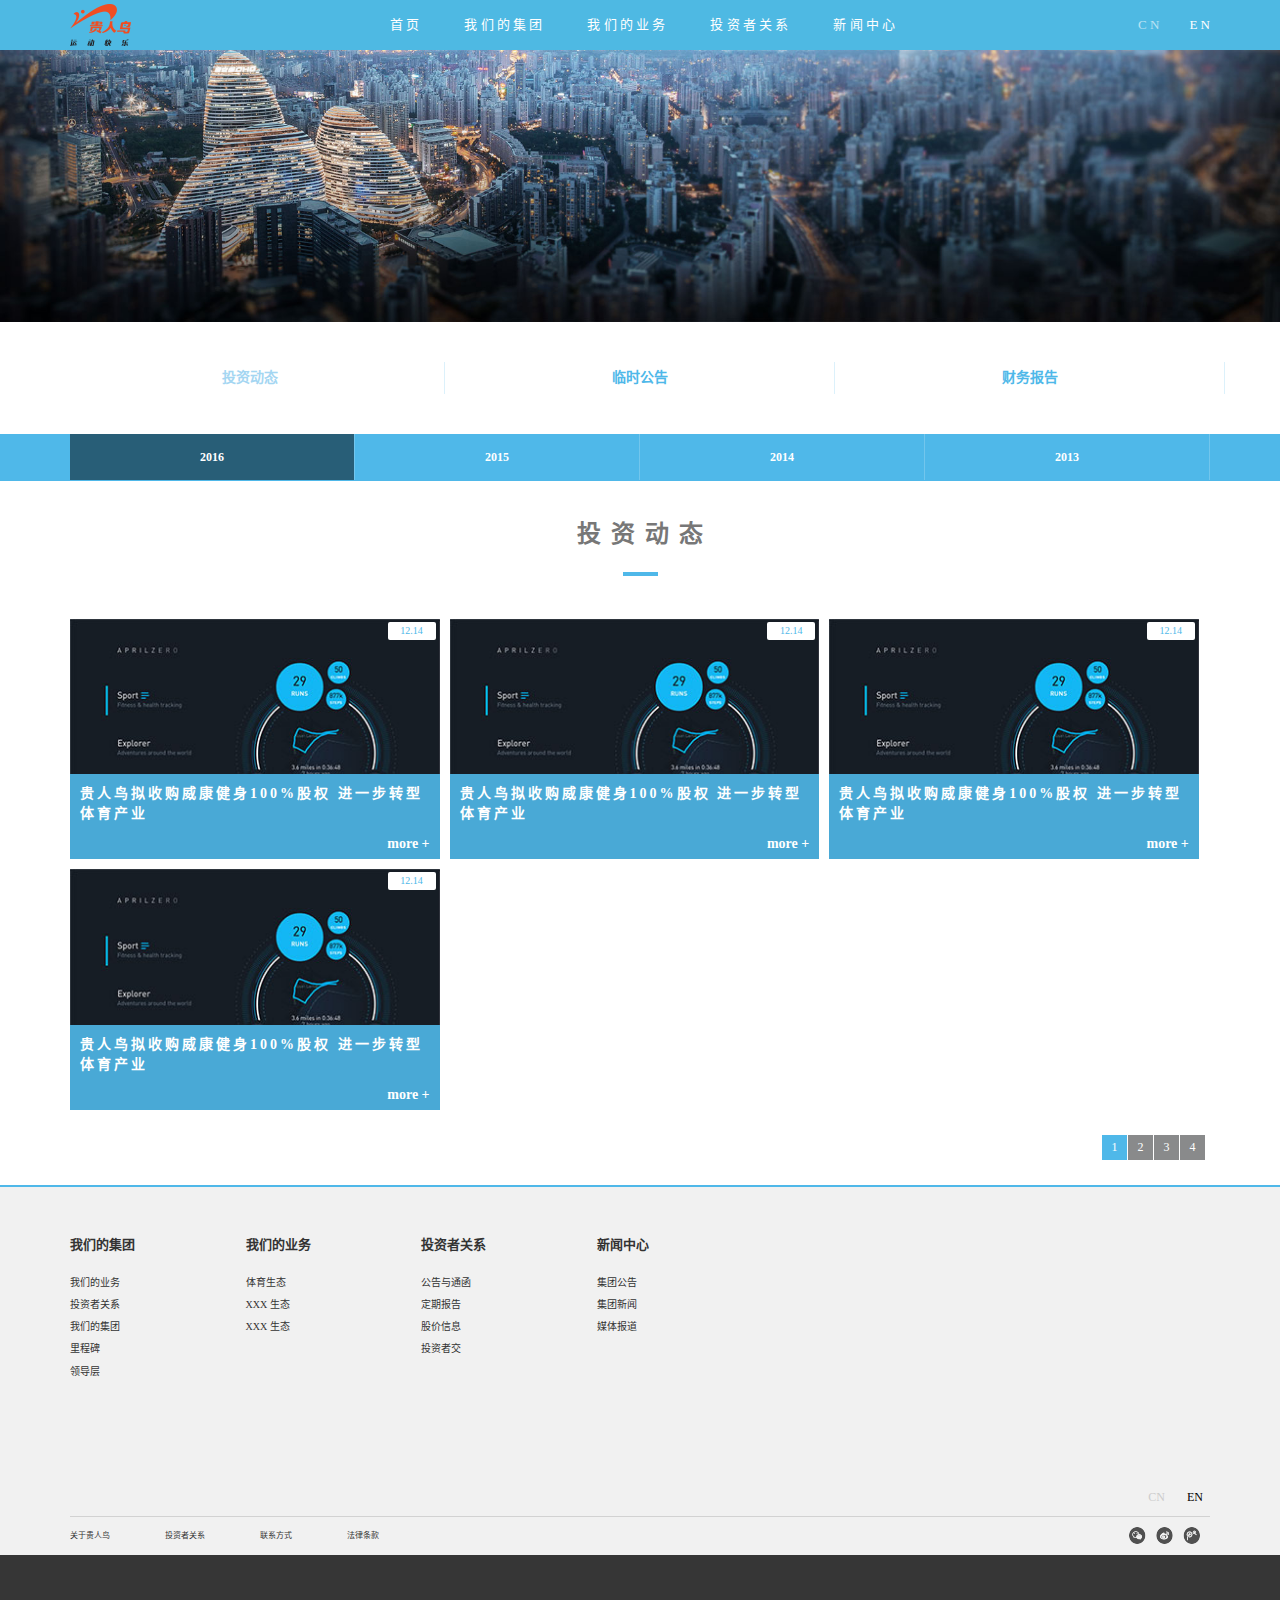
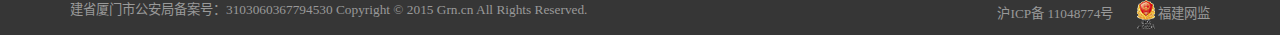
<file: grn/html/finance.html>
<!DOCTYPE html>
<html lang="zh-cn">
<head>
<meta charset="utf-8">
<meta name="renderer" content="webkit">
<meta http-equiv="X-UA-Compatible" content="IE=edge">
<meta name="viewport" content="width=device-width, initial-scale=1">
<title>财物报告</title>
<link href="../css/bootstrap.min.css" rel="stylesheet">
<link rel="stylesheet" href="../css/ieViewportBug.css"/>
<link rel="stylesheet" href="../css/common.css">
<link rel="stylesheet" href="../css/ZDKmain.css">
<!--[if lt IE 9]>
<script src="../js/html5shiv.min.js"></script>
<script src="../js/respond.min.js"></script>
<![endif]-->
<script src="../js/ieViewportBug.js"></script>
</head>
<body>
	<div class="header"></div>
	<div class="main">
		<div class="FinanceCon">
			<div class="banner">
				<img src="../images/financePcBan.jpg" alt="">
				<!-- <img src="../images/financeIpadBan.jpg" alt=""> -->
				<img src="../images/financeMBan.jpg" alt="">
			</div>
			<div class="container">
				<div class="concent">
				<div class="nav row">
					<ul>
						<li class="list col-xs-4 active">投资动态<i></i></li>
						<li class="list col-xs-4">临时公告<i></i></li>
						<li class="list col-xs-4">财务报告<i></i></li>
					</ul>
				</div> 
				</div>
			</div>
			<div class="yearBox yearBox1">
				<div class="navbac">
					<div class="container">
						<ul class="navBox">
							<li class="list active">
								<div class="year">2016<i></i></div>
							</li>
							<li class="list">
								<div class="year">2015</div>
							</li>
							<li class="list">
								<div class="year">2014</div>
							</li>
							<li class="list">
								<div class="year">2013</div>
							</li>
						</ul>
					</div>
				</div>
				<div class="dynamic">
					<div class="title">
						<h3>投资动态</h3>
						<i></i>
					</div>
					<div class="container">
						<ul class="dynamicBox">
							<li class="list">
								<div class="time">12.14</div>
								<div class="mediaIntro">
									<p>贵人鸟拟收购威康健身100%股权 进一步转型体育产业</p>
									<a href="../html/particulars.html">more +</a>
								</div>
								<img src="../images/mediaImg.jpg" alt="">
							</li>
							<li class="list">
								<div class="time">12.14</div>
								<div class="mediaIntro">
									<p>贵人鸟拟收购威康健身100%股权 进一步转型体育产业</p>
									<a href="../html/particulars.html">more +</a>
								</div>
								<img src="../images/mediaImg.jpg" alt="">
							</li>
							<li class="list">
								<div class="time">12.14</div>
								<div class="mediaIntro">
									<p>贵人鸟拟收购威康健身100%股权 进一步转型体育产业</p>
									<a href="../html/particulars.html">more +</a>
								</div>
								<img src="../images/mediaImg.jpg" alt="">
							</li>
							<li class="list">
								<div class="time">12.14</div>
								<div class="mediaIntro">
									<p>贵人鸟拟收购威康健身100%股权 进一步转型体育产业</p>
									<a href="../html/particulars.html">more +</a>
								</div>
								<img src="../images/mediaImg.jpg" alt="">
							</li>
						</ul>
						<div class="paging">
							<div class="pagingPC">
								<ul>
									<li class="list active">1</li>
									<li class="list">2</li>
									<li class="list">3</li>
									<li class="list">4</li>
								</ul>
							</div>
							<div class="pagingM">view more</div>
						</div>
					</div>
				</div>
			</div>
			<div class="yearBox yearBox2">
				<div class="navbac">
					<div class="container">
						<ul class="navBox">
							<li class="list active">
								<div class="year">2016<i></i></div>
							</li>
							<li class="list">
								<div class="year">2015</div>
							</li>
							<li class="list">
								<div class="year">2014</div>
							</li>
							<li class="list">
								<div class="year">2013</div>
							</li>
						</ul>
					</div>
				</div>
				<div class="temporary">
					<div class="title">
						<h3>2015年临时公告</h3>
						<i></i>
					</div>
					<div class="container MaxWidth">
						<ul class="temporaryListBox">
							<li class="list">
								<div class="time">12/26</div>
								<div class="temporaryTit">2015年第一次临时股东大会决议公告</div>
								<div class="temporaryCon">贵人鸟股份有限公司2017年第一次临时股东大会于2017年1月3日召开,会议审议通过关于变更注册资本的议案、关于修订《公司章程》部分条款的议案、关于为公司全资子公司提供担保的议案。</div>
							</li>
							<li class="list">
								<div class="time">12/26</div>
								<div class="temporaryTit">2015年第一次临时股东大会决议公告</div>
								<div class="temporaryCon">贵人鸟股份有限公司2017年第一次临时股东大会于2017年1月3日召开,会议审议通过关于变更注册资本的议案、关于修订《公司章程》部分条款的议案、关于为公司全资子公司提供担保的议案。</div>
							</li>
						</ul>
						<div class="paging">
							<div class="pagingPC">
								<ul>
									<li class="list active">1</li>
									<li class="list">2</li>
									<li class="list">3</li>
									<li class="list">4</li>
								</ul>
							</div>
							<div class="pagingM">view more</div>
						</div>
					</div>
				</div>
			</div>
			<div class="yearBox yearBox3">
				<div class="navbac">
					<div class="container">
						<ul class="navBox">
							<li class="list active">
								<div class="year">2016<i></i></div>
							</li>
							<li class="list">
								<div class="year">2015</div>
							</li>
							<li class="list">
								<div class="year">2014</div>
							</li>
							<li class="list">
								<div class="year">2013</div>
							</li>
						</ul>
					</div>
				</div>
				<div class="yearConBox">
					<div class="yearCon">
						<div class="annals">
							<div class="title">
								<h3>财务年报</h3>
								<i></i>
							</div>
							<div class="yearContent">
								<div class="centers">
									<h3>2016 财务年报</h3>
									<div class="annalsImgBox">
										<img src="../images/pdf.jpg" alt="">
										<div class="tit">2016</div>
										<i></i>
										<div class="expect">Q1</div>
									</div>
									<a class="down" href="#">view more</a>
								</div>
							</div>
						</div>
					</div>
					<div class="yearCon">
						<div class="annals">
							<div class="title">
								<h3>财务报告</h3>
								<i></i>
							</div>
							<div class="yearContent">
								<div class="container">
									<div class="Propertyreport">
										<h3>2016 Q1 财务报告</h3>
										<div class="annalsImgBox">
											<img src="../images/pdf.jpg" alt="">
											<div class="tit">2016</div>
											<i></i>
											<div class="expect">Q1</div>
										</div>
										<a class="down" href="#">view more</a>
									</div>
									<div class="Propertyreport">
										<h3>2016 Q1 财务报告</h3>
										<div class="annalsImgBox">
											<img src="../images/pdf.jpg" alt="">
											<div class="tit">2016</div>
											<i></i>
											<div class="expect">Q1</div>
										</div>
										<a class="down" href="#">view more</a>
									</div>
									<div class="Propertyreport">
										<h3>2016 Q1 财务报告</h3>
										<div class="annalsImgBox">
											<img src="../images/pdf.jpg" alt="">
											<div class="tit">2016</div>
											<i></i>
											<div class="expect">Q1</div>
										</div>
										<a class="down" href="#">view more</a>
									</div>
								</div>

							</div>
						</div>
					</div>
				</div>
			</div>
		</div>

	</div>
	<div class="footer"></div>
<script src="../js/jquery-2.1.1.min.js"></script>
<script src="../js/bootstrap.js"></script>
<script src="../js/jquery.bootstrap-dropdown-on-hover.js"></script>
<script src="../js/common.js"></script>
<script src="../js/ZDKmain.js"></script>
<script src="../js/InvestAjax.js"></script>
</body>
</html>
</file>
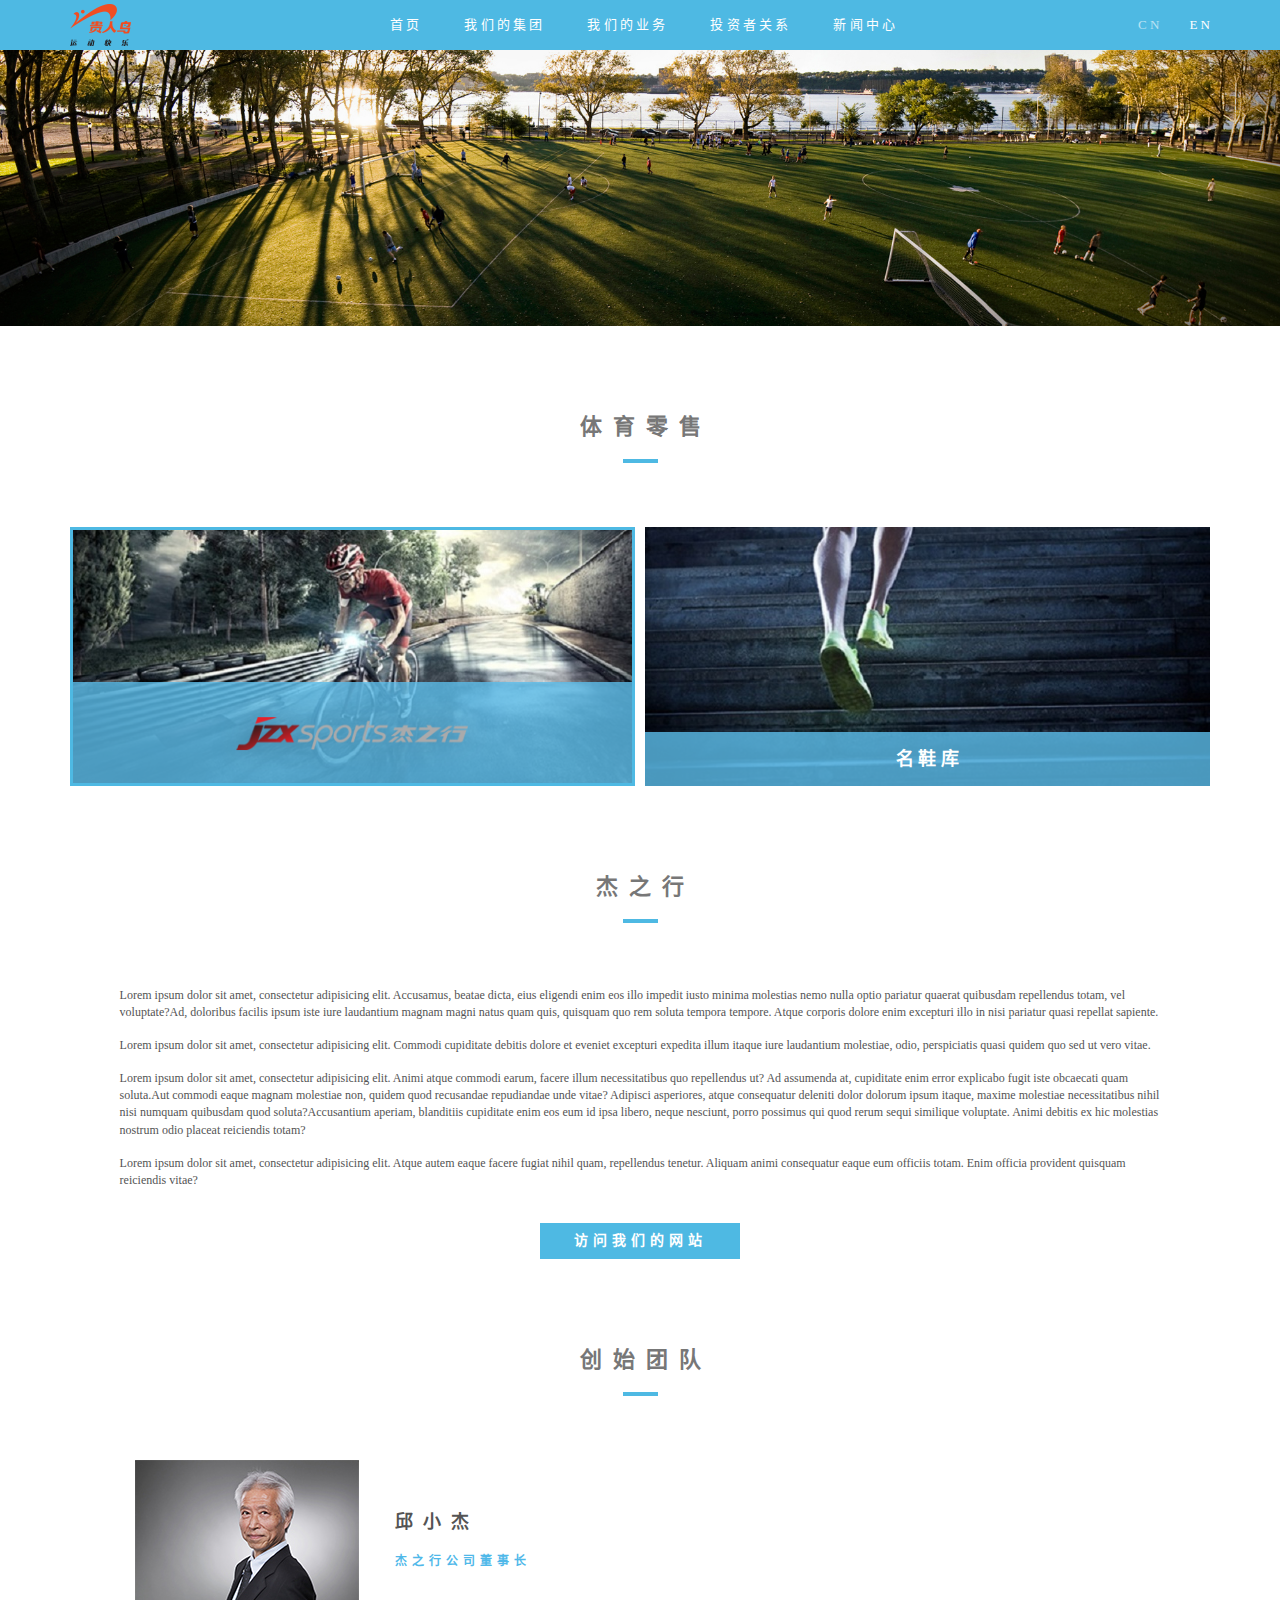
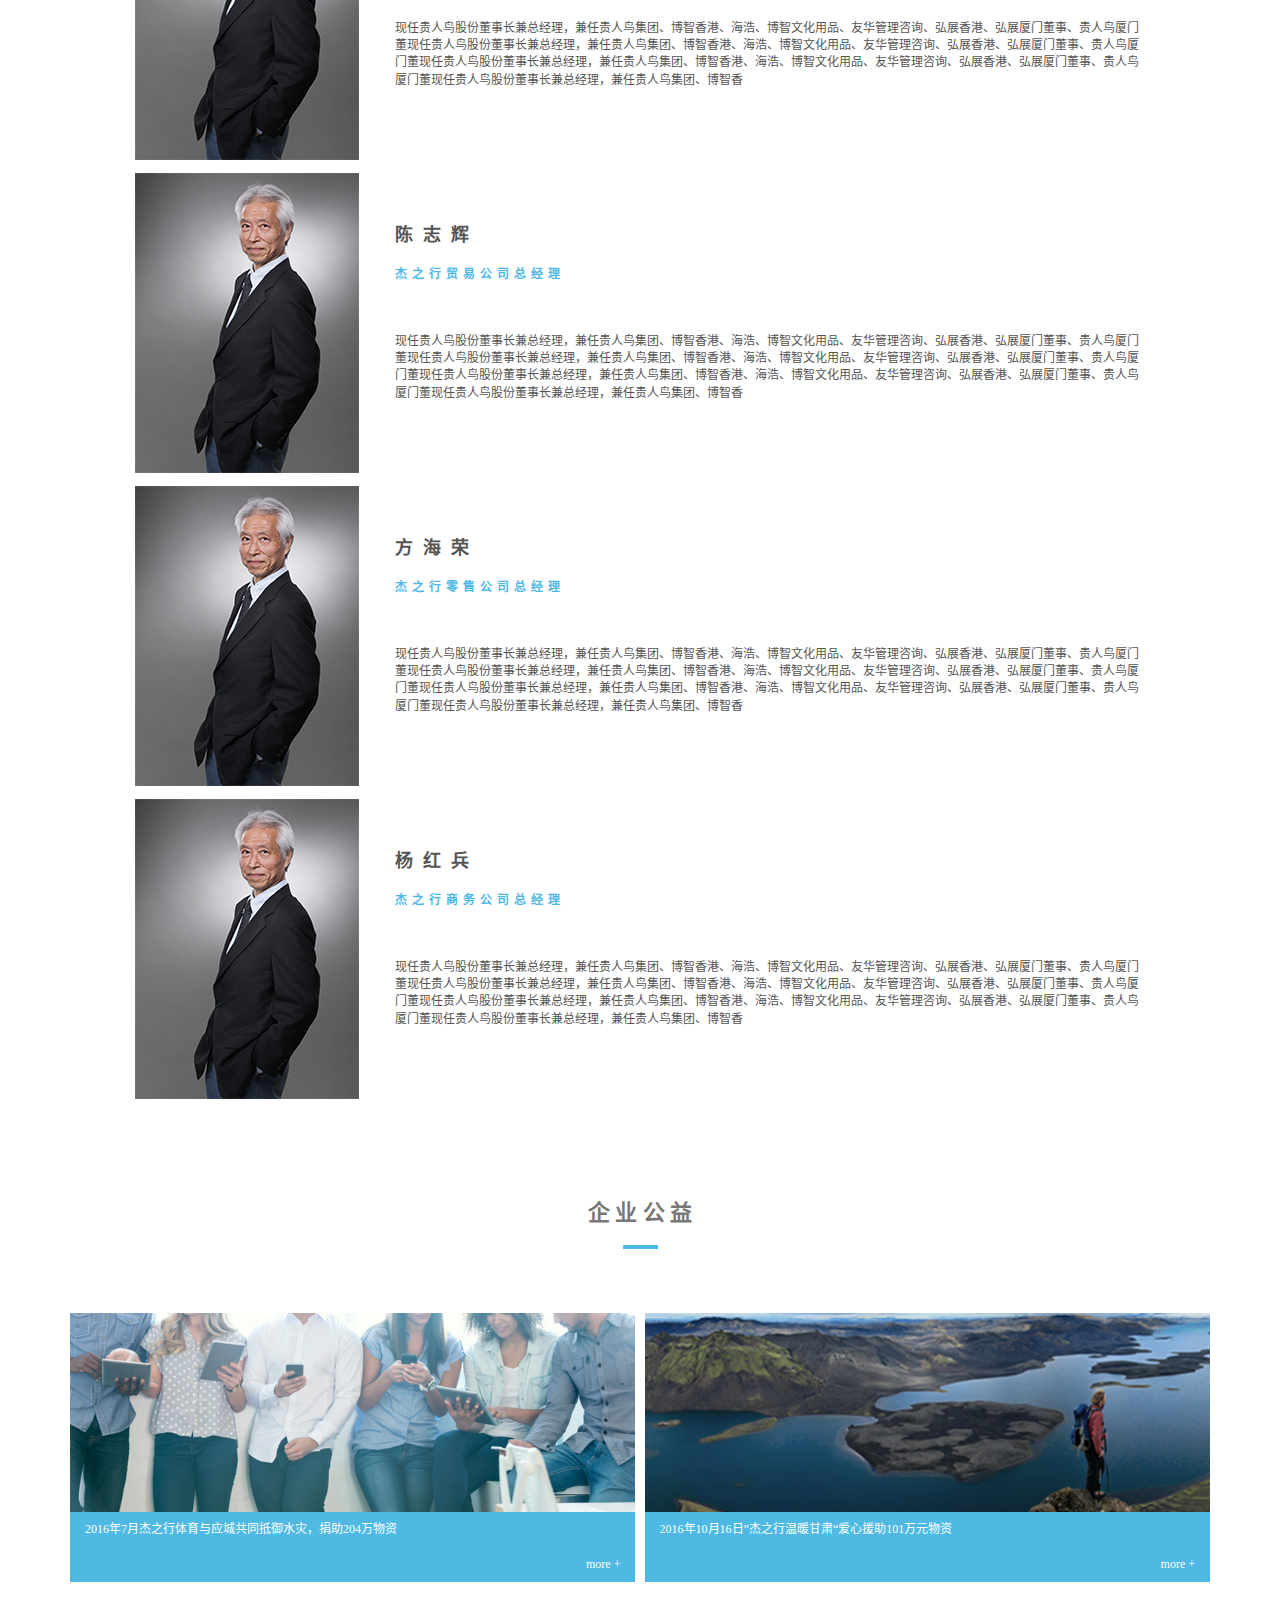
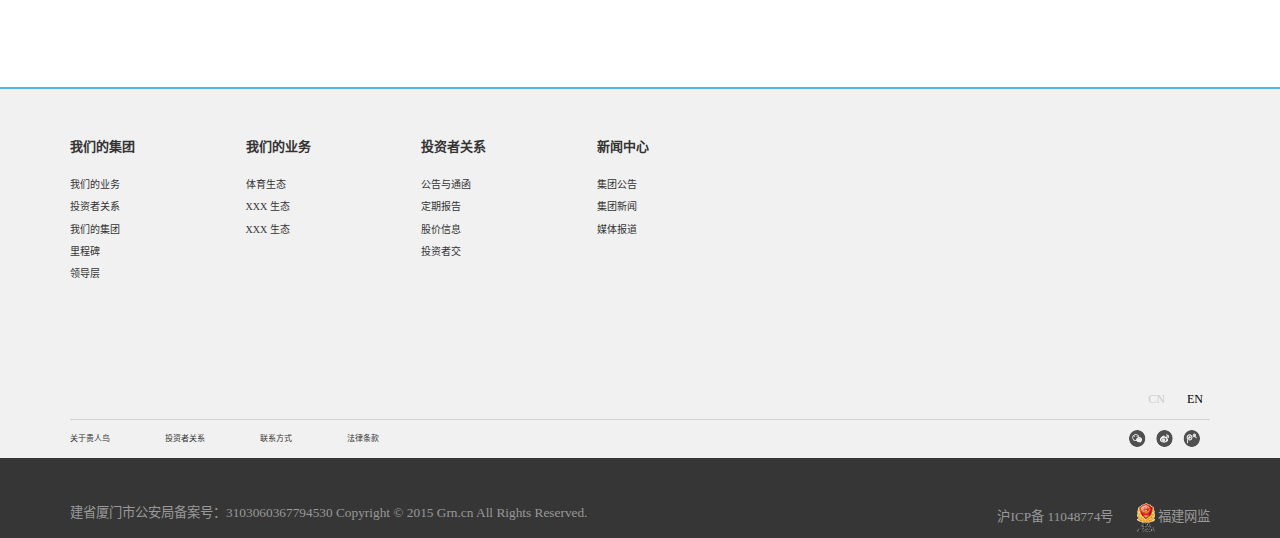
<file: grn/html/jie.html>
<!DOCTYPE html>
<html lang="zh-cn">
<head>
    <meta charset="utf-8">
    <meta name="renderer" content="webkit">
    <meta http-equiv="X-UA-Compatible" content="IE=edge">
    <meta name="viewport" content="width=device-width, initial-scale=1">
    <title>贵人鸟官网</title>
    <link href="../css/bootstrap.min.css" rel="stylesheet">
    <link rel="stylesheet" href="../css/ieViewportBug.css"/>
    <link rel="stylesheet" href="../css/common.css">
    <link rel="stylesheet" href="../css/jie.css">
    <!--[if lt IE 9]>
    <script src="../js/html5shiv.min.js"></script>
    <script src="../js/respond.min.js"></script>
    <![endif]-->
    <script src="../js/ieViewportBug.js"></script>
</head>
<body>
<div class="header"></div>
<div class="main">
    <div class="jumbotron milestoneBanner">
        <img src="../images/pinpaiBannerHMZ.jpg" class="img-responsive">
    </div>
    <div class="container">
        <div class="row">
            <div class="col-xs-12 sport_brand_title">
                <h4 class="text-center"><b>体&nbsp;&nbsp;育&nbsp;&nbsp;零&nbsp;&nbsp;售</b></h4>
                <p class="underline center-block"></p>
            </div>
            <div class="col-xs-12 visible-xs jie_nav">
                <div class="row">
                    <div class="col-xs-6 text-center">
                        <span class="now littleJie">杰之行</span>
                    </div>
                    <div class="col-xs-6 text-center">
                        <span class="littleXie">名鞋库</span>
                    </div>
                </div>
            </div>
        </div>
    </div>
    <div class="bg">
        <div class="container">
            <div class="row">
                <div class="col-sm-12 hidden-xs">
                    <div class="jie lingshow nowActive">
                        <img src="../images/jieHMZ.jpg" class="img-responsive">
                        <div class="img_border"></div>
                        <div class="logoBg text-center">
                            <img src="../images/jieLogoHMZ.png">
                            <p class="text-center fontHid">杰&nbsp;之&nbsp;行</p>
                        </div>
                    </div>
                    <div class="xie lingshow">
                        <img src="../images/xieHMZ.jpg" class="img-responsive">
                        <div class="img_border borderHid"></div>
                        <div class="logoBg text-center logoBgHid">
                            <img src="../images/xieLogoHMZ.png" class="imgHid">
                            <p class="text-center">名&nbsp;鞋&nbsp;库</p>
                        </div>
                    </div>
                </div>
                <div class="col-xs-12 hidden-sm hidden-lg hidden-md jieM">
                    <img src="../images/jieHMZ.jpg" class="img-responsive center-block">
                    <div class="logoMBg text-center">
                        <img src="../images/jieLogoHMZ.png">
                    </div>
                </div>
                <div class="col-xs-12 hidden-sm hidden-lg hidden-md xieM hid">
                    <img src="../images/xieHMZ.jpg" class="img-responsive center-block">
                    <div class="logoMBg text-center">
                        <img src="../images/xieLogoHMZ.png">
                    </div>
                </div>
            </div>
        </div>
    </div>
    <div class="JIE">
        <div class="container">
            <div class="row">
                <div class="col-xs-12">
                    <div class="col-xs-12 sport_brand_title jie_title">
                        <h4 class="text-center"><b>杰&nbsp;&nbsp;之&nbsp;&nbsp;行</b></h4>
                        <p class="underline center-block hidden-xs"></p>
                    </div>
                    <div class="article center-block">
                        <p><span>Lorem ipsum dolor sit amet, consectetur adipisicing elit. Accusamus, beatae dicta, eius eligendi enim eos illo impedit iusto minima molestias nemo nulla optio pariatur quaerat quibusdam repellendus totam, vel voluptate?</span><span>Ad, doloribus facilis ipsum iste iure laudantium magnam magni natus quam quis, quisquam quo rem soluta tempora tempore. Atque corporis dolore enim excepturi illo in nisi pariatur quasi repellat sapiente.</span></p>
                        <p>Lorem ipsum dolor sit amet, consectetur adipisicing elit. Commodi cupiditate debitis dolore et eveniet excepturi expedita illum itaque iure laudantium molestiae, odio, perspiciatis quasi quidem quo sed ut vero vitae.</p>
                        <p><span>Lorem ipsum dolor sit amet, consectetur adipisicing elit. Animi atque commodi earum, facere illum necessitatibus quo repellendus ut? Ad assumenda at, cupiditate enim error explicabo fugit iste obcaecati quam soluta.</span><span>Aut commodi eaque magnam molestiae non, quidem quod recusandae repudiandae unde vitae? Adipisci asperiores, atque consequatur deleniti dolor dolorum ipsum itaque, maxime molestiae necessitatibus nihil nisi numquam quibusdam quod soluta?</span><span>Accusantium aperiam, blanditiis cupiditate enim eos eum id ipsa libero, neque nesciunt, porro possimus qui quod rerum sequi similique voluptate. Animi debitis ex hic molestias nostrum odio placeat reiciendis totam?</span></p>
                        <p>Lorem ipsum dolor sit amet, consectetur adipisicing elit. Atque autem eaque facere fugiat nihil quam, repellendus tenetur. Aliquam animi consequatur eaque eum officiis totam. Enim officia provident quisquam reiciendis vitae?</p>
                    </div>
                    <div class="visit_us"><a href="#"><b>访问我们的网站</b></a></div>
                </div>
            </div>
            <div class="row">
                <div class="col-xs-12 sport_brand_title">
                    <h4 class="text-center"><b>创&nbsp;&nbsp;始&nbsp;&nbsp;团&nbsp;&nbsp;队</b></h4>
                    <p class="underline center-block"></p>
                </div>
            </div>
            <div class="leaders_main_box row">
                <div class="leaders_img col-sm-3 col-xs-12">
                    <img src="../images/dongshizhangHMZ.jpg" class="img-responsive hidden-xs">
                    <img src="../images/dongshizhangMHMZ.jpg" class="img-responsive visible-xs">
                </div>
                <div class="leaders_article col-sm-9 col-xs-12">
                    <p class="leaders_main_title">
                        <b>邱小杰</b>
                        <br class="hidden-xs">
                        <br class="hidden-xs">
                        <span>杰之行公司董事长</span>
                    </p>
                    <p class="leaders_main_words">现任贵人鸟股份董事长兼总经理，兼任贵人鸟集团、博智香港、海浩、博智文化用品、友华管理咨询、弘展香港、弘展厦门董事、贵人鸟厦门董现任贵人鸟股份董事长兼总经理，兼任贵人鸟集团、博智香港、海浩、博智文化用品、友华管理咨询、弘展香港、弘展厦门董事、贵人鸟厦门董现任贵人鸟股份董事长兼总经理，兼任贵人鸟集团、博智香港、海浩、博智文化用品、友华管理咨询、弘展香港、弘展厦门董事、贵人鸟厦门董现任贵人鸟股份董事长兼总经理，兼任贵人鸟集团、博智香</p>
                </div>
            </div>
            <div class="leaders_main_box row">
                <div class="leaders_img col-sm-3 col-xs-12">
                    <img src="../images/dongshizhangHMZ.jpg" class="img-responsive hidden-xs">
                    <img src="../images/dongshizhangMHMZ.jpg" class="img-responsive visible-xs">
                </div>
                <div class="leaders_article col-sm-9 col-xs-12">
                    <p class="leaders_main_title">
                        <b>陈志辉</b>
                        <br class="hidden-xs">
                        <br class="hidden-xs">
                        <span>杰之行贸易公司总经理</span>
                    </p>
                    <p class="leaders_main_words">现任贵人鸟股份董事长兼总经理，兼任贵人鸟集团、博智香港、海浩、博智文化用品、友华管理咨询、弘展香港、弘展厦门董事、贵人鸟厦门董现任贵人鸟股份董事长兼总经理，兼任贵人鸟集团、博智香港、海浩、博智文化用品、友华管理咨询、弘展香港、弘展厦门董事、贵人鸟厦门董现任贵人鸟股份董事长兼总经理，兼任贵人鸟集团、博智香港、海浩、博智文化用品、友华管理咨询、弘展香港、弘展厦门董事、贵人鸟厦门董现任贵人鸟股份董事长兼总经理，兼任贵人鸟集团、博智香</p>
                </div>
            </div>
            <div class="leaders_main_box row">
                <div class="leaders_img col-sm-3 col-xs-12">
                    <img src="../images/dongshizhangHMZ.jpg" class="img-responsive hidden-xs">
                    <img src="../images/dongshizhangMHMZ.jpg" class="img-responsive visible-xs">
                </div>
                <div class="leaders_article col-sm-9 col-xs-12">
                    <p class="leaders_main_title">
                        <b>方海荣</b>
                        <br class="hidden-xs">
                        <br class="hidden-xs">
                        <span>杰之行零售公司总经理</span>
                    </p>
                    <p class="leaders_main_words">现任贵人鸟股份董事长兼总经理，兼任贵人鸟集团、博智香港、海浩、博智文化用品、友华管理咨询、弘展香港、弘展厦门董事、贵人鸟厦门董现任贵人鸟股份董事长兼总经理，兼任贵人鸟集团、博智香港、海浩、博智文化用品、友华管理咨询、弘展香港、弘展厦门董事、贵人鸟厦门董现任贵人鸟股份董事长兼总经理，兼任贵人鸟集团、博智香港、海浩、博智文化用品、友华管理咨询、弘展香港、弘展厦门董事、贵人鸟厦门董现任贵人鸟股份董事长兼总经理，兼任贵人鸟集团、博智香</p>
                </div>
            </div>
            <div class="leaders_main_box row">
                <div class="leaders_img col-sm-3 col-xs-12">
                    <img src="../images/dongshizhangHMZ.jpg" class="img-responsive hidden-xs">
                    <img src="../images/dongshizhangMHMZ.jpg" class="img-responsive visible-xs">
                </div>
                <div class="leaders_article col-sm-9 col-xs-12">
                    <p class="leaders_main_title">
                        <b>杨红兵</b>
                        <br class="hidden-xs">
                        <br class="hidden-xs">
                        <span>杰之行商务公司总经理</span>
                    </p>
                    <p class="leaders_main_words">现任贵人鸟股份董事长兼总经理，兼任贵人鸟集团、博智香港、海浩、博智文化用品、友华管理咨询、弘展香港、弘展厦门董事、贵人鸟厦门董现任贵人鸟股份董事长兼总经理，兼任贵人鸟集团、博智香港、海浩、博智文化用品、友华管理咨询、弘展香港、弘展厦门董事、贵人鸟厦门董现任贵人鸟股份董事长兼总经理，兼任贵人鸟集团、博智香港、海浩、博智文化用品、友华管理咨询、弘展香港、弘展厦门董事、贵人鸟厦门董现任贵人鸟股份董事长兼总经理，兼任贵人鸟集团、博智香</p>
                </div>
            </div>
            <div class="row benefit_box">
                <div class="col-xs-12 sport_brand_title">
                    <h4 class="text-center"><b>企&nbsp;业&nbsp;公&nbsp;益</b></h4>
                    <p class="underline center-block"></p>
                </div>
                <div class="col-sm-12 hidden-xs">
                    <div class="benefit1 benefit">
                        <a href="#">
                            <img src="../images/jieBenefitHMZ1.jpg" class="img-responsive">
                            <div class="words">2016年7月杰之行体育与应城共同抵御水灾，捐助204万物资
                                <span href="#" class="more">more +</span>
                            </div>
                        </a>
                    </div>
                    <div class="benefit2 benefit">
                        <a href="#">
                            <img src="../images/jieBenefitHMZ2.jpg" class="img-responsive">
                            <div class="words">2016年10月16日”杰之行温暖甘肃“爱心援助101万元物资
                                <span href="#" class="more">more +</span>
                            </div>
                        </a>
                    </div>
                </div>
                <!--手机端公益-->
                <div class="benefit benefitM col-xs-12 visible-xs">
                    <a href="#">
                        <img src="../images/jieBenefitHMZ1.jpg" class="img-responsive">
                        <div class="words">2016年7月杰之行体育与应城共同抵御水灾，捐助204万物资
                            <span href="#" class="more">more +</span>
                        </div>
                    </a>
                </div>
                <div class="benefit benefitM col-xs-12 visible-xs">
                    <a href="#">
                        <img src="../images/jieBenefitHMZ2.jpg" class="img-responsive">
                        <div class="words">2016年10月16日”杰之行温暖甘肃“爱心援助101万元物资
                            <span href="#" class="more">more +</span>
                        </div>
                    </a>
                </div>
            </div>
        </div>
    </div>
    <div class="XIE hid">
        <div class="container">
            <div class="row">
                <div class="col-xs-12">
                    <div class="col-xs-12 sport_brand_title jie_title">
                        <h4 class="text-center"><b>名&nbsp;&nbsp;鞋&nbsp;&nbsp;库</b></h4>
                        <p class="underline center-block hidden-xs"></p>
                    </div>
                    <div class="article">
                        <p><span>Lorem ipsum dolor sit amet, consectetur adipisicing elit. Accusamus, beatae dicta, eius eligendi enim eos illo impedit iusto minima molestias nemo nulla optio pariatur quaerat quibusdam repellendus totam, vel voluptate?</span><span>Ad, doloribus facilis ipsum iste iure laudantium magnam magni natus quam quis, quisquam quo rem soluta tempora tempore. Atque corporis dolore enim excepturi illo in nisi pariatur quasi repellat sapiente.</span></p>
                        <p>Lorem ipsum dolor sit amet, consectetur adipisicing elit. Commodi cupiditate debitis dolore et eveniet excepturi expedita illum itaque iure laudantium molestiae, odio, perspiciatis quasi quidem quo sed ut vero vitae.</p>
                        <p><span>Lorem ipsum dolor sit amet, consectetur adipisicing elit. Animi atque commodi earum, facere illum necessitatibus quo repellendus ut? Ad assumenda at, cupiditate enim error explicabo fugit iste obcaecati quam soluta.</span><span>Aut commodi eaque magnam molestiae non, quidem quod recusandae repudiandae unde vitae? Adipisci asperiores, atque consequatur deleniti dolor dolorum ipsum itaque, maxime molestiae necessitatibus nihil nisi numquam quibusdam quod soluta?</span><span>Accusantium aperiam, blanditiis cupiditate enim eos eum id ipsa libero, neque nesciunt, porro possimus qui quod rerum sequi similique voluptate. Animi debitis ex hic molestias nostrum odio placeat reiciendis totam?</span></p>
                        <p>Lorem ipsum dolor sit amet, consectetur adipisicing elit. Atque autem eaque facere fugiat nihil quam, repellendus tenetur. Aliquam animi consequatur eaque eum officiis totam. Enim officia provident quisquam reiciendis vitae?</p>
                    </div>
                    <div class="visit_us"><a href="#"><b>访问我们的网站</b></a></div>
                </div>
            </div>
        </div>
        <div class="container">
            <div class="row">
                <div class="col-xs-12 sport_brand_title sport_brand_title_team">
                    <h4 class="text-center"><b>创&nbsp;&nbsp;始&nbsp;&nbsp;团&nbsp;&nbsp;队</b></h4>
                    <p class="underline center-block"></p>
                </div>
            </div>
        </div>
        <div class="xieBg">
            <div class="container">
                <div class="row">
                    <div class="col-xs-12">
                        <p class="introduce"><span>Lorem ipsum dolor sit amet, consectetur adipisicing elit. Consequuntur doloremque, dolores, doloribus error laboriosam libero minus modi quisquam ratione reprehenderit repudiandae tempore, ullam voluptatum. Alias aperiam commodi corporis nam nemo.</span><span>Ab amet autem commodi eaque iure laboriosam magnam natus nobis sint! Blanditiis culpa dolor doloremque ea eos error et facilis, fugiat harum laborum nemo nostrum quasi reiciendis, sit tempora voluptas.</span></p>
                    </div>
                </div>
            </div>
        </div>
        <div class="container xie_team">
            <div class="leaders_main_box row">
                <div class="leaders_img col-sm-3 col-xs-12">
                    <img src="../images/dongshizhangHMZ.jpg" class="img-responsive hidden-xs">
                    <img src="../images/dongshizhangMHMZ.jpg" class="img-responsive visible-xs">
                </div>
                <div class="leaders_article col-sm-9 col-xs-12">
                    <p class="leaders_main_title">
                        <b>许茂松</b>
                        <br class="hidden-xs">
                        <span>CEO（首席执行官）</span>
                    </p>
                    <p class="leaders_main_words">现任贵人鸟股份董事长兼总经理，兼任贵人鸟集团、博智香港、海浩、博智文化用品、友华管理咨询、弘展香港、弘展厦门董事、贵人鸟厦门董现任贵人鸟股份董事长兼总经理，兼任贵人鸟集团、博智香港、海浩、博智文化用品、友华管理咨询、弘展香港、弘展厦门董事、贵人鸟厦门董现任贵人鸟股份董事长兼总经理，兼任贵人鸟集团、博智香港、海浩、博智文化用品、友华管理咨询、弘展香港、弘展厦门董事、贵人鸟厦门董现任贵人鸟股份董事长兼总经理，兼任贵人鸟集团、博智香</p>
                </div>
            </div>
            <div class="leaders_main_box row">
                <div class="leaders_img col-sm-3 col-xs-12">
                    <img src="../images/dongshizhangHMZ.jpg" class="img-responsive hidden-xs">
                    <img src="../images/dongshizhangMHMZ.jpg" class="img-responsive visible-xs">
                </div>
                <div class="leaders_article col-sm-9 col-xs-12">
                    <p class="leaders_main_title">
                        <b>许松强</b>
                        <br class="hidden-xs">
                        <span>名鞋库创始人之一</span>
                        <br class="hidden-xs">
                        <span><span class="hidden-lg hidden-sm hidden-md">，</span>COO（首席运营官）</span>
                    </p>
                    <p class="leaders_main_words">现任贵人鸟股份董事长兼总经理，兼任贵人鸟集团、博智香港、海浩、博智文化用品、友华管理咨询、弘展香港、弘展厦门董事、贵人鸟厦门董现任贵人鸟股份董事长兼总经理，兼任贵人鸟集团、博智香港、海浩、博智文化用品、友华管理咨询、弘展香港、弘展厦门董事、贵人鸟厦门董现任贵人鸟股份董事长兼总经理，兼任贵人鸟集团、博智香港、海浩、博智文化用品、友华管理咨询、弘展香港、弘展厦门董事、贵人鸟厦门董现任贵人鸟股份董事长兼总经理，兼任贵人鸟集团、博智香</p>
                </div>
            </div>
            <div class="leaders_main_box row">
                <div class="leaders_img col-sm-3 col-xs-12">
                    <img src="../images/dongshizhangHMZ.jpg" class="img-responsive hidden-xs">
                    <img src="../images/dongshizhangMHMZ.jpg" class="img-responsive visible-xs">
                </div>
                <div class="leaders_article col-sm-9 col-xs-12">
                    <p class="leaders_main_title">
                        <b>韩步勇</b>
                        <br class="hidden-xs">
                        <span>名鞋库联合创始人</span>
                    </p>
                    <p class="leaders_main_words">现任贵人鸟股份董事长兼总经理，兼任贵人鸟集团、博智香港、海浩、博智文化用品、友华管理咨询、弘展香港、弘展厦门董事、贵人鸟厦门董现任贵人鸟股份董事长兼总经理，兼任贵人鸟集团、博智香港、海浩、博智文化用品、友华管理咨询、弘展香港、弘展厦门董事、贵人鸟厦门董现任贵人鸟股份董事长兼总经理，兼任贵人鸟集团、博智香港、海浩、博智文化用品、友华管理咨询、弘展香港、弘展厦门董事、贵人鸟厦门董现任贵人鸟股份董事长兼总经理，兼任贵人鸟集团、博智香</p>
                </div>
            </div>
            <div class="leaders_main_box row">
                <div class="leaders_img col-sm-3 col-xs-12">
                    <img src="../images/dongshizhangHMZ.jpg" class="img-responsive hidden-xs">
                    <img src="../images/dongshizhangMHMZ.jpg" class="img-responsive visible-xs">
                </div>
                <div class="leaders_article col-sm-9 col-xs-12">
                    <p class="leaders_main_title">
                        <b>黄进步（阿步）</b>
                        <br class="hidden-xs">
                        <span>名鞋库公司副总</span>
                    </p>
                    <p class="leaders_main_words">现任贵人鸟股份董事长兼总经理，兼任贵人鸟集团、博智香港、海浩、博智文化用品、友华管理咨询、弘展香港、弘展厦门董事、贵人鸟厦门董现任贵人鸟股份董事长兼总经理，兼任贵人鸟集团、博智香港、海浩、博智文化用品、友华管理咨询、弘展香港、弘展厦门董事、贵人鸟厦门董现任贵人鸟股份董事长兼总经理，兼任贵人鸟集团、博智香港、海浩、博智文化用品、友华管理咨询、弘展香港、弘展厦门董事、贵人鸟厦门董现任贵人鸟股份董事长兼总经理，兼任贵人鸟集团、博智香</p>
                </div>
            </div>
        </div>
    </div>
</div>
<div class="footer"></div>
<script src="../js/jquery-2.1.1.min.js"></script>
<script src="../js/bootstrap.js"></script>
<script src="../js/jquery.bootstrap-dropdown-on-hover.js"></script>
<script src="../js/common.js"></script>
<script src="../js/jie.js"></script>
</body>
</html>
</file>
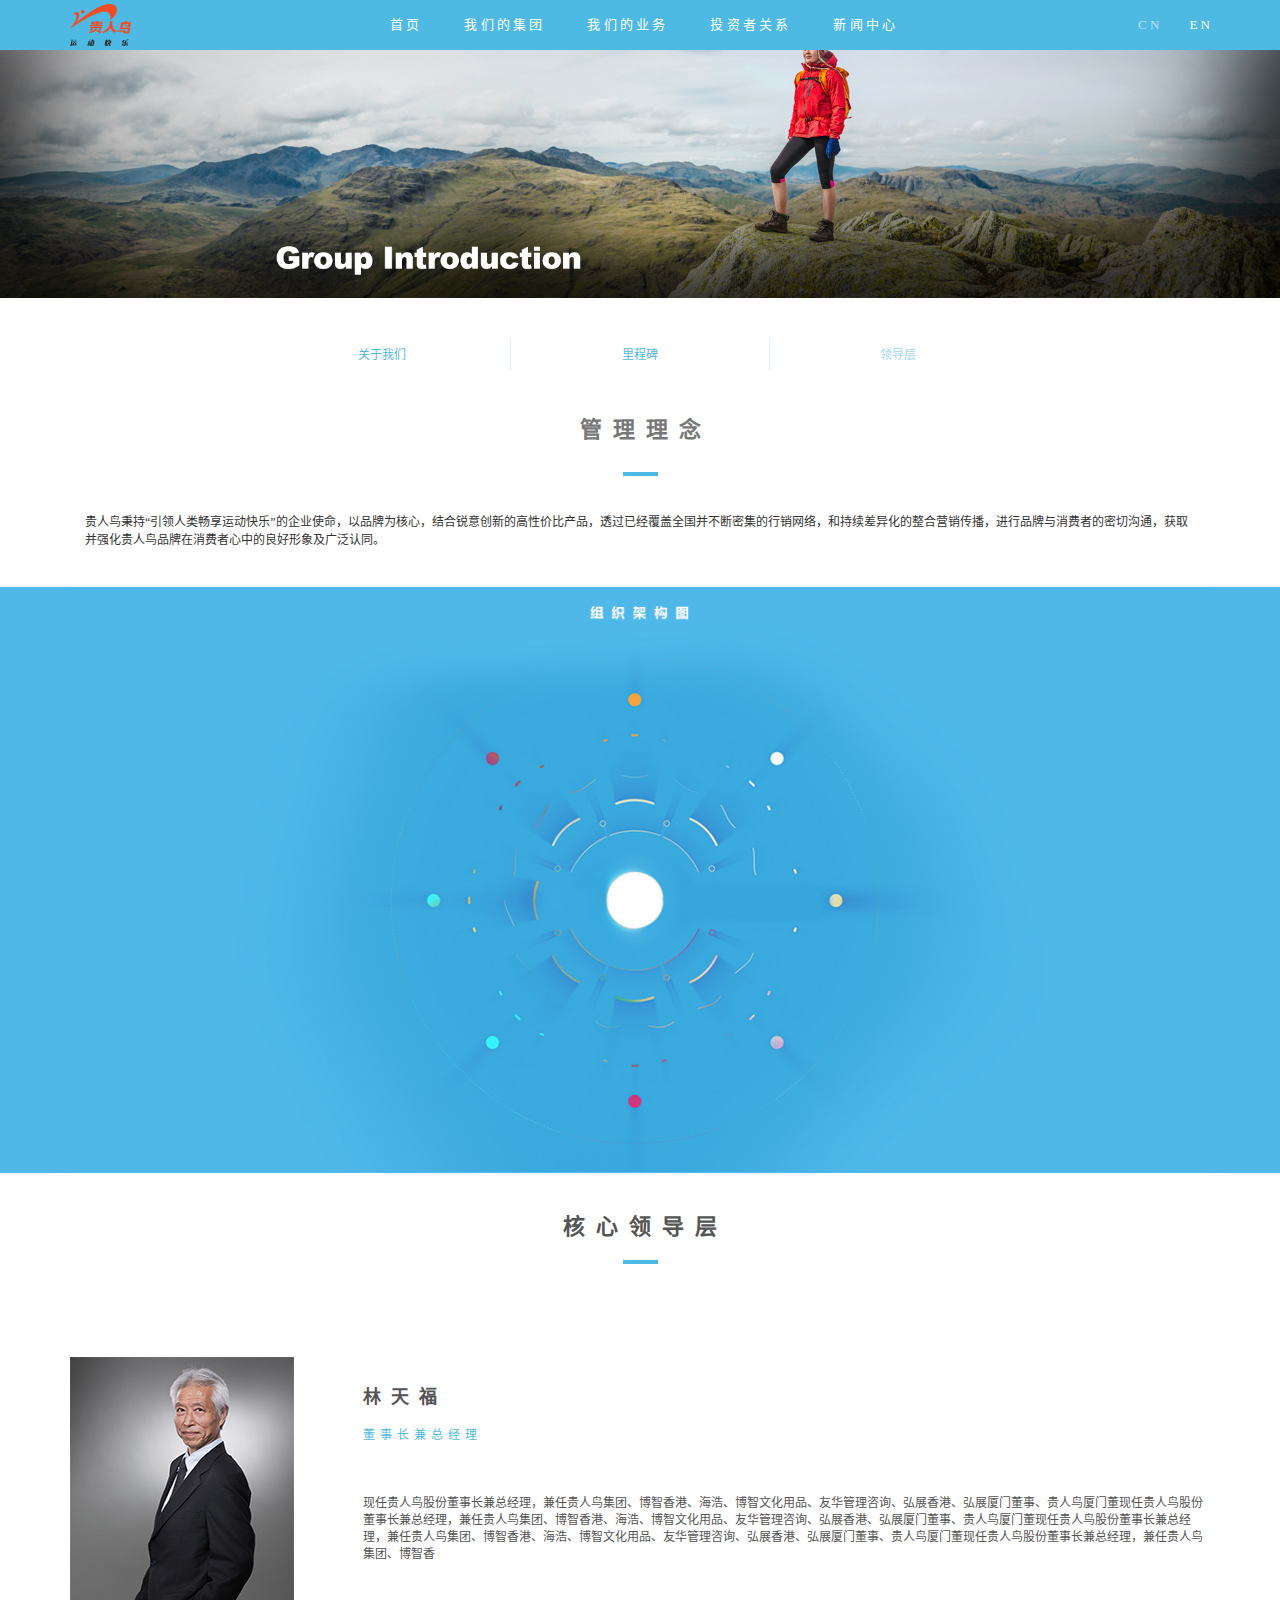
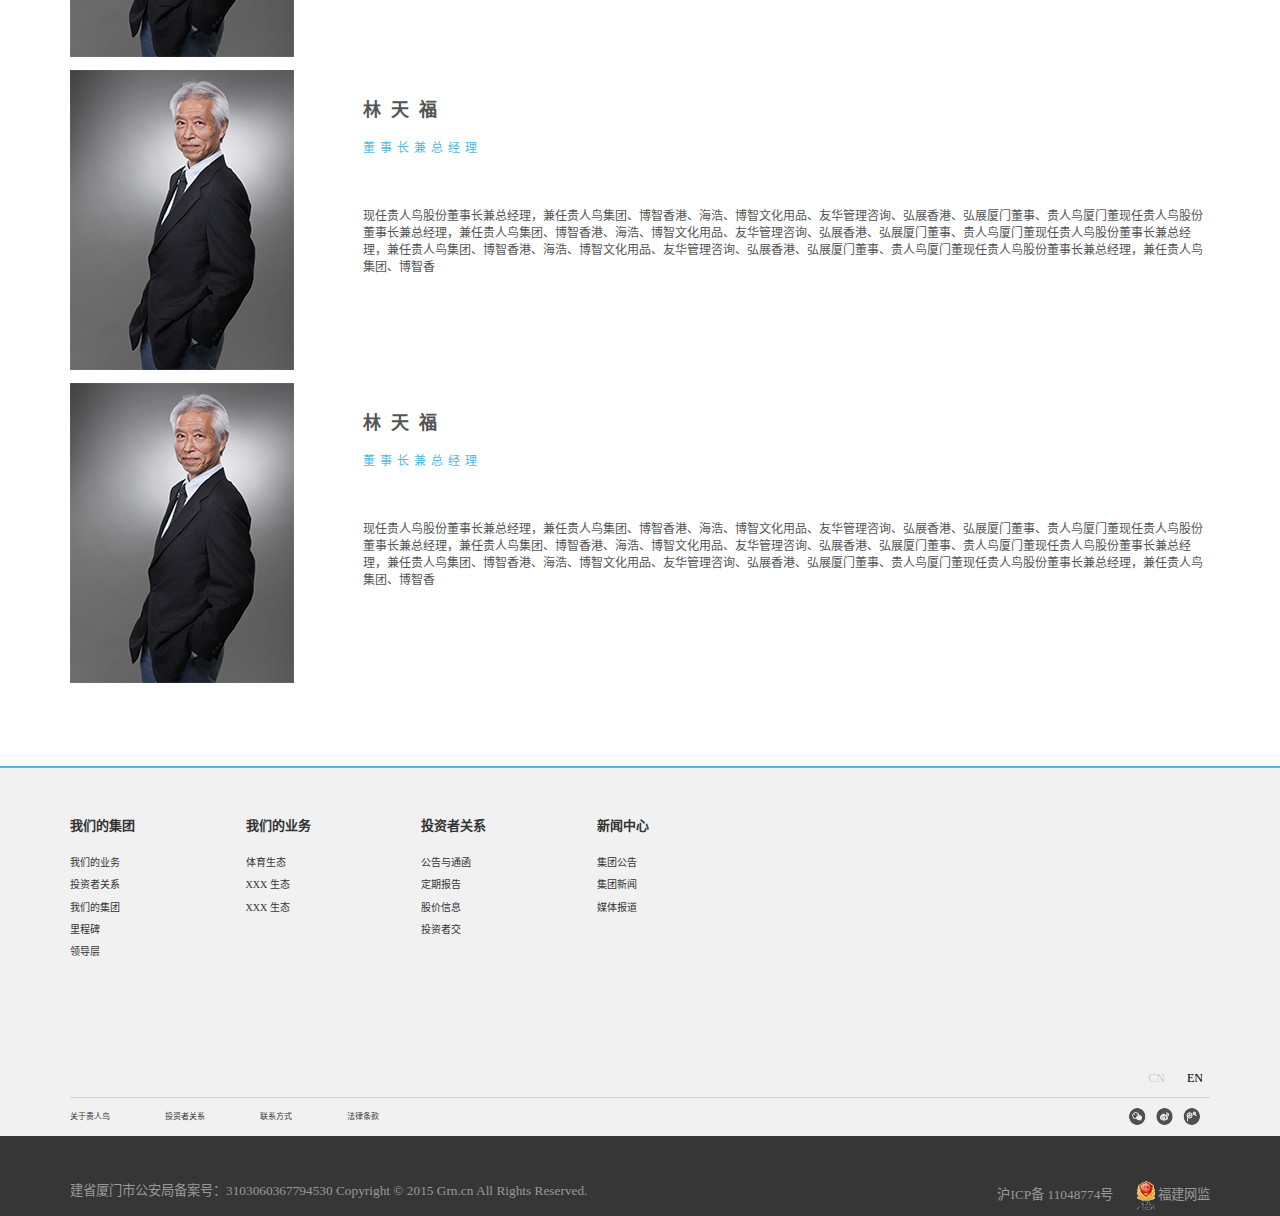
<file: grn/html/leaders.html>
<!DOCTYPE html>
<html lang="zh-cn">
<head>
    <meta charset="utf-8">
    <meta name="renderer" content="webkit">
    <meta http-equiv="X-UA-Compatible" content="IE=edge">
    <meta name="viewport" content="width=device-width, initial-scale=1">
    <title>贵人鸟官网</title>
    <link href="../css/bootstrap.min.css" rel="stylesheet">
    <link rel="stylesheet" href="../css/ieViewportBug.css"/>
    <link rel="stylesheet" href="../css/common.css">
    <link rel="stylesheet" href="../css/leaders.css">
    <!--[if lt IE 9]>
    <script src="../js/html5shiv.min.js"></script>
    <script src="../js/respond.min.js"></script>
    <![endif]-->
    <script src="../js/ieViewportBug.js"></script>
</head>
<body>
<div class="header"></div>
<div class="main">
    <div class="jumbotron milestoneBanner">
        <img src="../images/leaderBannerHMZ.jpg" class="img-responsive">
    </div>
    <div class="container">
        <div class="col-xs-12">
            <div class="introduce_nav">
                <div class="container-fluid">
                    <div class="row">
                        <div class="col-sm-4 text-center hidden-xs">
                            <span><a href="../html/aboutUs.html">关于我们</a><p class="cut-off-line-right hidden-xs"></p></span>
                        </div>
                        <div class="col-sm-4 text-center col-xs-12">
                            <a href="../html/milestone.html">里程碑</a>
                            <p class="underline visible-xs"></p>
                        </div>
                        <div class="col-sm-4 text-center hidden-xs"><p class="cut-off-line-left"></p><a href="../html/leaders.html" class="nowPage">领导层</a></div>
                    </div>
                </div>
            </div>
        </div>
        <div class="col-xs-12">
            <h4 class="text-center manage_idea"><b>管&nbsp;&nbsp;理&nbsp;&nbsp;理&nbsp;&nbsp;念</b></h4>
            <p class="underline center-block hidden-xs manage_idea_underline"></p>
            <p class="manage_idea_article">
                贵人鸟秉持“引领人类畅享运动快乐”的企业使命，以品牌为核心，结合锐意创新的高性价比产品，透过已经覆盖全国并不断密集的行销网络，和持续差异化的整合营销传播，进行品牌与消费者的密切沟通，获取并强化贵人鸟品牌在消费者心中的良好形象及广泛认同。
            </p>
        </div>
    </div>
    <div class="bg">
        <div class="container">
            <div class="row">
                <div class="col-xs-12">
                    <img src="../images/organizationChartHMZ.jpg" class="img-responsive">
                </div>
            </div>
        </div>
    </div>
    <div class="container main_leader_boxes">
        <div class="row">
            <div class="col-xs-12 leaders">
                <h4 class="text-center leaders_title"><b>核&nbsp;&nbsp;心&nbsp;&nbsp;领&nbsp;&nbsp;导&nbsp;&nbsp;层</b></h4>
                <p class="underline center-block leaders_underline"></p>
            </div>
        </div>
        <div class="leaders_main_box row">
            <div class="leaders_img col-sm-3 col-xs-12">
                <img src="../images/dongshizhangHMZ.jpg" class="img-responsive hidden-xs">
                <img src="../images/dongshizhangMHMZ.jpg" class="img-responsive visible-xs">
            </div>
            <div class="leaders_article col-sm-9 col-xs-12">
                <p class="leaders_main_title">
                    <b>林天福</b>
                    <br class="hidden-xs">
                    <br class="hidden-xs">
                    <span>董事长兼总经理</span>
                </p>
                <p class="leaders_main_words">现任贵人鸟股份董事长兼总经理，兼任贵人鸟集团、博智香港、海浩、博智文化用品、友华管理咨询、弘展香港、弘展厦门董事、贵人鸟厦门董现任贵人鸟股份董事长兼总经理，兼任贵人鸟集团、博智香港、海浩、博智文化用品、友华管理咨询、弘展香港、弘展厦门董事、贵人鸟厦门董现任贵人鸟股份董事长兼总经理，兼任贵人鸟集团、博智香港、海浩、博智文化用品、友华管理咨询、弘展香港、弘展厦门董事、贵人鸟厦门董现任贵人鸟股份董事长兼总经理，兼任贵人鸟集团、博智香</p>
            </div>
        </div>
        <div class="leaders_main_box row">
            <div class="leaders_img col-sm-3 col-xs-12">
                <img src="../images/dongshizhangHMZ.jpg" class="img-responsive hidden-xs">
                <img src="../images/dongshizhangMHMZ.jpg" class="img-responsive visible-xs">
            </div>
            <div class="leaders_article col-sm-9 col-xs-12">
                <p class="leaders_main_title">
                    <b>林天福</b>
                    <br class="hidden-xs">
                    <br class="hidden-xs">
                    <span>董事长兼总经理</span>
                </p>
                <p class="leaders_main_words">现任贵人鸟股份董事长兼总经理，兼任贵人鸟集团、博智香港、海浩、博智文化用品、友华管理咨询、弘展香港、弘展厦门董事、贵人鸟厦门董现任贵人鸟股份董事长兼总经理，兼任贵人鸟集团、博智香港、海浩、博智文化用品、友华管理咨询、弘展香港、弘展厦门董事、贵人鸟厦门董现任贵人鸟股份董事长兼总经理，兼任贵人鸟集团、博智香港、海浩、博智文化用品、友华管理咨询、弘展香港、弘展厦门董事、贵人鸟厦门董现任贵人鸟股份董事长兼总经理，兼任贵人鸟集团、博智香</p>
            </div>
        </div>
        <div class="leaders_main_box row">
            <div class="leaders_img col-sm-3 col-xs-12">
                <img src="../images/dongshizhangHMZ.jpg" class="img-responsive hidden-xs">
                <img src="../images/dongshizhangMHMZ.jpg" class="img-responsive visible-xs">
            </div>
            <div class="leaders_article col-sm-9 col-xs-12">
                <p class="leaders_main_title">
                    <b>林天福</b>
                    <br class="hidden-xs">
                    <br class="hidden-xs">
                    <span>董事长兼总经理</span>
                </p>
                <p class="leaders_main_words">现任贵人鸟股份董事长兼总经理，兼任贵人鸟集团、博智香港、海浩、博智文化用品、友华管理咨询、弘展香港、弘展厦门董事、贵人鸟厦门董现任贵人鸟股份董事长兼总经理，兼任贵人鸟集团、博智香港、海浩、博智文化用品、友华管理咨询、弘展香港、弘展厦门董事、贵人鸟厦门董现任贵人鸟股份董事长兼总经理，兼任贵人鸟集团、博智香港、海浩、博智文化用品、友华管理咨询、弘展香港、弘展厦门董事、贵人鸟厦门董现任贵人鸟股份董事长兼总经理，兼任贵人鸟集团、博智香</p>
            </div>
        </div>
    </div>
</div>
<div class="footer"></div>
<script src="../js/jquery-2.1.1.min.js"></script>
<script src="../js/bootstrap.js"></script>
<script src="../js/jquery.bootstrap-dropdown-on-hover.js"></script>
<script src="../js/common.js"></script>
</body>
</html>
</file>
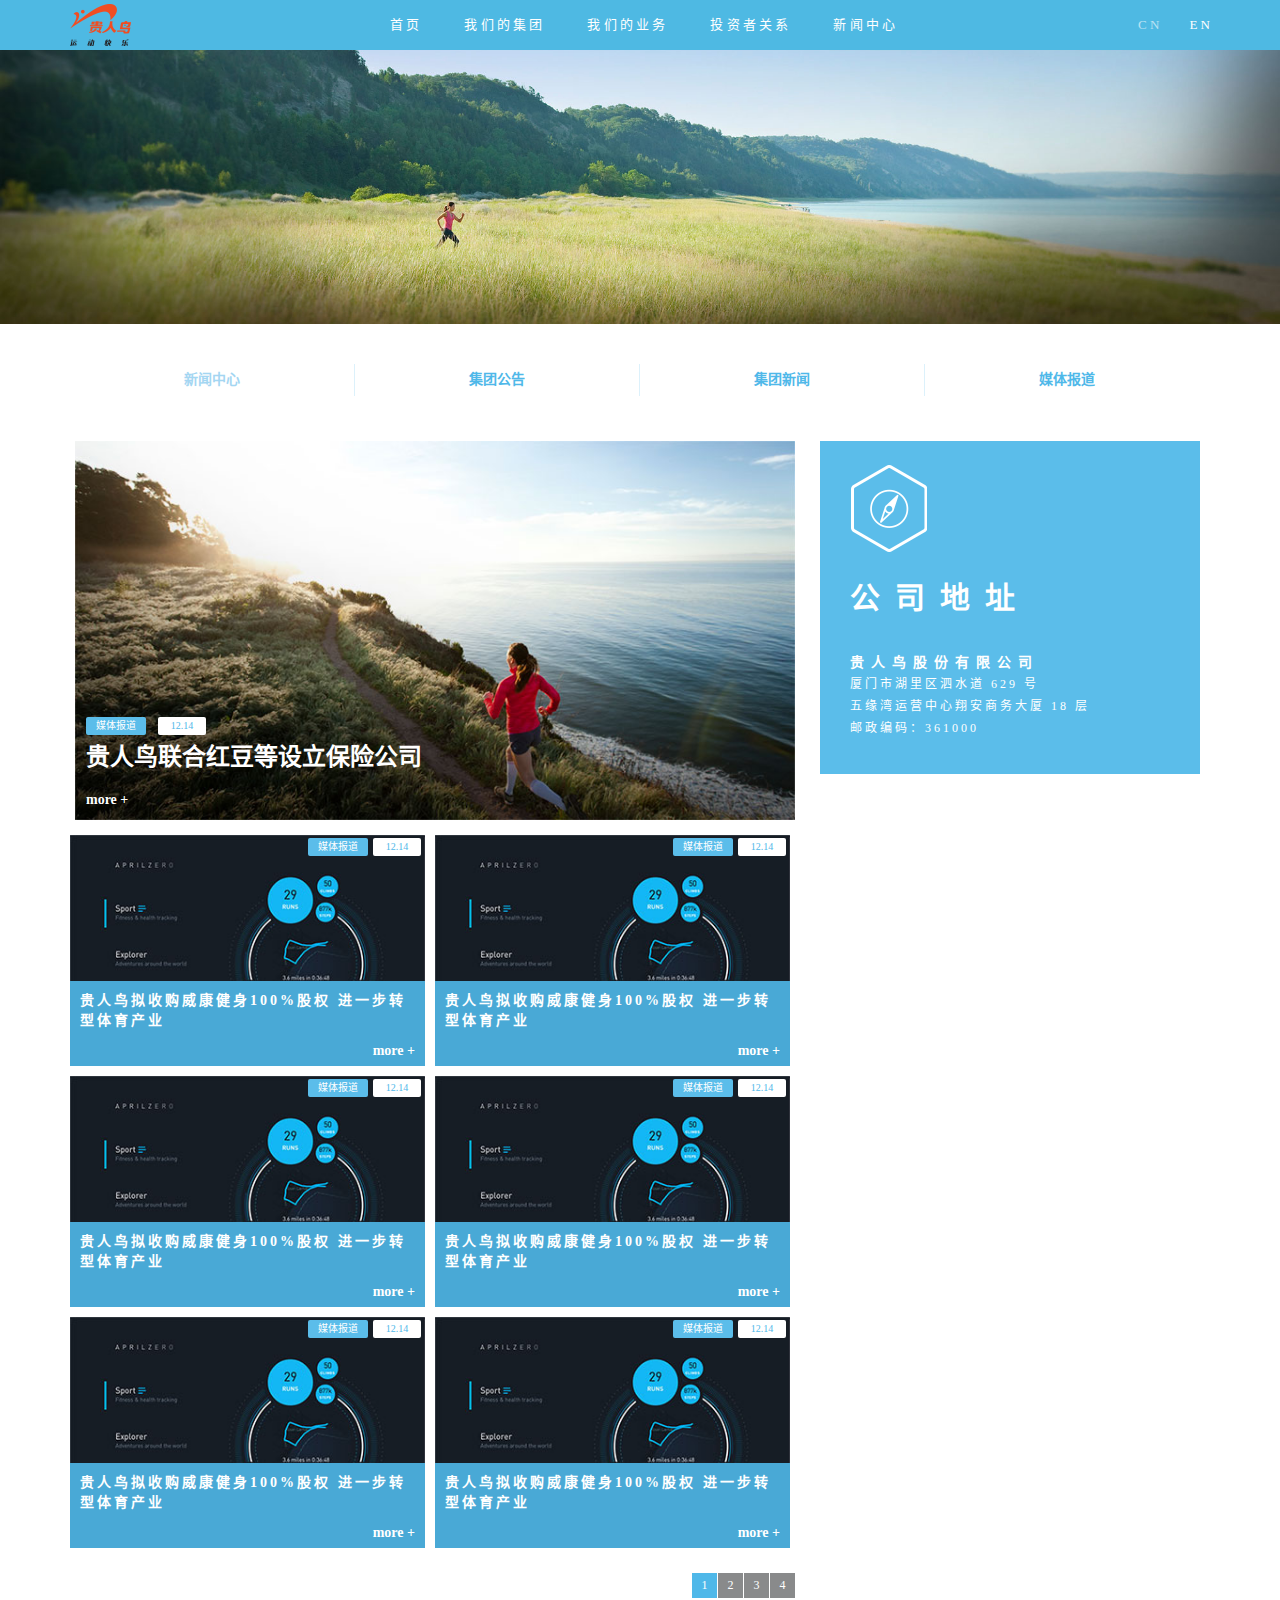
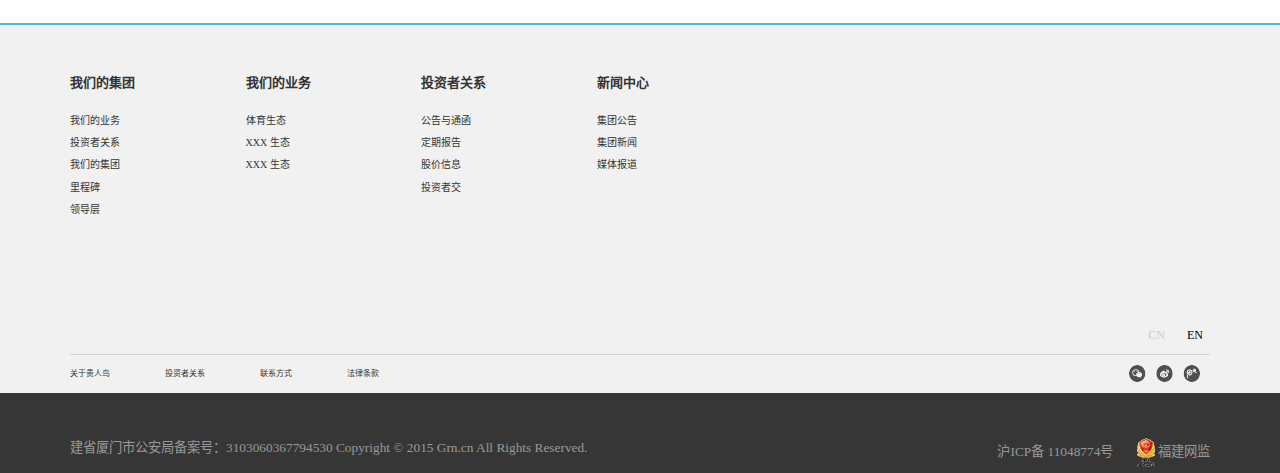
<file: grn/html/media.html>
<!DOCTYPE html>
<html lang="zh-cn">
<head>
<meta charset="utf-8">
<meta name="renderer" content="webkit">
<meta http-equiv="X-UA-Compatible" content="IE=edge">
<meta name="viewport" content="width=device-width, initial-scale=1">
<title>媒体报道</title>
<link href="../css/bootstrap.min.css" rel="stylesheet">
<link rel="stylesheet" href="../css/ieViewportBug.css"/>
<link rel="stylesheet" href="../css/common.css">
<link rel="stylesheet" href="../css/ZDKmain.css">
<!--[if lt IE 9]>
<script src="../js/html5shiv.min.js"></script>
<script src="../js/respond.min.js"></script>
<![endif]-->
<script src="../js/ieViewportBug.js"></script>
</head>
<body>
	<div class="header"></div>
	<div class="main">
		<div class="mediaCon">
			<div class="banner">
				<img src="../images/mediaPcBan.jpg" alt="">
				<img src="../images/mediaMBan.jpg" alt="">
			</div>
			<div class="container">
				<div class="concent">
					<ul class="NavBox row">
						<li class="list col-xs-3 active">新闻中心<i></i></li>
						<li class="list col-xs-3">集团公告<i></i></li>
						<li class="list col-xs-3">集团新闻<i></i></li>
						<li class="list col-xs-3 ">媒体报道<i></i></li>
					</ul>
					<div class="conBox row">
						<div class="row col-xs-8">
							<div class="MadeTop">
								<div class="category">媒体报道</div>
								<div class="time">12.14</div>
								<h3 class="title">贵人鸟联合红豆等设立保险公司</h3>
								<a class="link"href="##">more +</a>
								<img src="../images/madetop.jpg" alt="">
							</div>
							<ul>
								<li class="list col-xs-6">
									<div class="category">媒体报道</div>
									<div class="time">12.14</div>
									<div class="mediaIntro">
										<p>贵人鸟拟收购威康健身100%股权 进一步转型体育产业</p>
										<a href="../html/particulars.html">more +</a>
									</div>
									<img src="../images/mediaImg.jpg" alt="">
								</li>
								<li class="list col-xs-6">
									<div class="category">媒体报道</div>
									<div class="time">12.14</div>
									<div class="mediaIntro">
										<p>贵人鸟拟收购威康健身100%股权 进一步转型体育产业</p>
										<a href="../html/particulars.html">more +</a>
									</div>
									<img src="../images/mediaImg.jpg" alt="">
								</li>
								<li class="list col-xs-6">
									<div class="category">媒体报道</div>
									<div class="time">12.14</div>
									<div class="mediaIntro">
										<p>贵人鸟拟收购威康健身100%股权 进一步转型体育产业</p>
										<a href="../html/particulars.html">more +</a>
									</div>
									<img src="../images/mediaImg.jpg" alt="">
								</li>
								<li class="list col-xs-6">
									<div class="category">媒体报道</div>
									<div class="time">12.14</div>
									<div class="mediaIntro">
										<p>贵人鸟拟收购威康健身100%股权 进一步转型体育产业</p>
										<a href="../html/particulars.html">more +</a>
									</div>
									<img src="../images/mediaImg.jpg" alt="">
								</li>
								<li class="list col-xs-6">
									<div class="category">媒体报道</div>
									<div class="time">12.14</div>
									<div class="mediaIntro">
										<p>贵人鸟拟收购威康健身100%股权 进一步转型体育产业</p>
										<a href="../html/particulars.html">more +</a>
									</div>
									<img src="../images/mediaImg.jpg" alt="">
								</li>
								<li class="list col-xs-6">
									<div class="category">媒体报道</div>
									<div class="time">12.14</div>
									<div class="mediaIntro">
										<p>贵人鸟拟收购威康健身100%股权 进一步转型体育产业</p>
										<a href="../html/particulars.html">more +</a>
									</div>
									<img src="../images/mediaImg.jpg" alt="">
								</li>
							</ul>
							<div class="paging">
								<div class="pagingPC">
									<ul>
										<li class="list active">1</li>
										<li class="list">2</li>
										<li class="list">3</li>
										<li class="list">4</li>
									</ul>
								</div>
								<div class="pagingM">view more</div>
							</div>
						</div>
						
						<div class="col-xs-4 address">
							<div class="logo"></div>
							<h2>公司地址</h2>
							<h4>贵人鸟股份有限公司</h4>
							<p>厦门市湖里区泗水道 629 号</p>
							<p>五缘湾运营中心翔安商务大厦 18 层</p>
							<p>邮政编码：361000</p>
						</div>
					</div>
					<div class="conBox conBox1 row">
						<div class="row col-xs-8">
							<ul>
								<li class="list col-xs-6">
									<div class="category">媒体报道</div>
									<div class="time">12.14</div>
									<div class="mediaIntro">
										<p>贵人鸟拟收购威康健身100%股权 进一步转型体育产业</p>
										<a href="../html/particulars.html">more +</a>
									</div>
									<img src="../images/mediaImg.jpg" alt="">
								</li>
								<li class="list col-xs-6">
									<div class="category">媒体报道</div>
									<div class="time">12.14</div>
									<div class="mediaIntro">
										<p>贵人鸟拟收购威康健身100%股权 进一步转型体育产业</p>
										<a href="../html/particulars.html">more +</a>
									</div>
									<img src="../images/mediaImg.jpg" alt="">
								</li>
								<li class="list col-xs-6">
									<div class="category">媒体报道</div>
									<div class="time">12.14</div>
									<div class="mediaIntro">
										<p>贵人鸟拟收购威康健身100%股权 进一步转型体育产业</p>
										<a href="../html/particulars.html">more +</a>
									</div>
									<img src="../images/mediaImg.jpg" alt="">
								</li>
								<li class="list col-xs-6">
									<div class="category">媒体报道</div>
									<div class="time">12.14</div>
									<div class="mediaIntro">
										<p>贵人鸟拟收购威康健身100%股权 进一步转型体育产业</p>
										<a href="../html/particulars.html">more +</a>
									</div>
									<img src="../images/mediaImg.jpg" alt="">
								</li>
								<li class="list col-xs-6">
									<div class="category">媒体报道</div>
									<div class="time">12.14</div>
									<div class="mediaIntro">
										<p>贵人鸟拟收购威康健身100%股权 进一步转型体育产业</p>
										<a href="../html/particulars.html">more +</a>
									</div>
									<img src="../images/mediaImg.jpg" alt="">
								</li>
								<li class="list col-xs-6">
									<div class="category">媒体报道</div>
									<div class="time">12.14</div>
									<div class="mediaIntro">
										<p>贵人鸟拟收购威康健身100%股权 进一步转型体育产业</p>
										<a href="../html/particulars.html">more +</a>
									</div>
									<img src="../images/mediaImg.jpg" alt="">
								</li>
							</ul>
							<div class="paging">
								<div class="pagingPC">
									<ul>
										<li class="list active">1</li>
										<li class="list">2</li>
										<li class="list">3</li>
										<li class="list">4</li>
									</ul>
								</div>
								<div class="pagingM">view more</div>
							</div>
						</div>
						
						<div class="col-xs-4 address">
							<div class="logo"></div>
							<h2>公司地址</h2>
							<h4>贵人鸟股份有限公司</h4>
							<p>厦门市湖里区泗水道 629 号</p>
							<p>五缘湾运营中心翔安商务大厦 18 层</p>
							<p>邮政编码：361000</p>
						</div>
					</div>
					<div class="conBox conBox2 row">
						<div class="row col-xs-8">
							<ul>
								<li class="list col-xs-6">
									<div class="category">媒体报道</div>
									<div class="time">12.14</div>
									<div class="mediaIntro">
										<p>贵人鸟拟收购威康健身100%股权 进一步转型体育产业</p>
										<a href="../html/particulars.html">more +</a>
									</div>
									<img src="../images/mediaImg.jpg" alt="">
								</li>
								<li class="list col-xs-6">
									<div class="category">媒体报道</div>
									<div class="time">12.14</div>
									<div class="mediaIntro">
										<p>贵人鸟拟收购威康健身100%股权 进一步转型体育产业</p>
										<a href="../html/particulars.html">more +</a>
									</div>
									<img src="../images/mediaImg.jpg" alt="">
								</li>
								<li class="list col-xs-6">
									<div class="category">媒体报道</div>
									<div class="time">12.14</div>
									<div class="mediaIntro">
										<p>贵人鸟拟收购威康健身100%股权 进一步转型体育产业</p>
										<a href="../html/particulars.html">more +</a>
									</div>
									<img src="../images/mediaImg.jpg" alt="">
								</li>
								<li class="list col-xs-6">
									<div class="category">媒体报道</div>
									<div class="time">12.14</div>
									<div class="mediaIntro">
										<p>贵人鸟拟收购威康健身100%股权 进一步转型体育产业</p>
										<a href="../html/particulars.html">more +</a>
									</div>
									<img src="../images/mediaImg.jpg" alt="">
								</li>
								<li class="list col-xs-6">
									<div class="category">媒体报道</div>
									<div class="time">12.14</div>
									<div class="mediaIntro">
										<p>贵人鸟拟收购威康健身100%股权 进一步转型体育产业</p>
										<a href="../html/particulars.html">more +</a>
									</div>
									<img src="../images/mediaImg.jpg" alt="">
								</li>
								<li class="list col-xs-6">
									<div class="category">媒体报道</div>
									<div class="time">12.14</div>
									<div class="mediaIntro">
										<p>贵人鸟拟收购威康健身100%股权 进一步转型体育产业</p>
										<a href="../html/particulars.html">more +</a>
									</div>
									<img src="../images/mediaImg.jpg" alt="">
								</li>
							</ul>
							<div class="paging">
								<div class="pagingPC">
									<ul>
										<li class="list active">1</li>
										<li class="list">2</li>
										<li class="list">3</li>
										<li class="list">4</li>
									</ul>
								</div>
								<div class="pagingM">view more</div>
							</div>
						</div>
						
						<div class="col-xs-4 address">
							<div class="logo"></div>
							<h2>公司地址</h2>
							<h4>贵人鸟股份有限公司</h4>
							<p>厦门市湖里区泗水道 629 号</p>
							<p>五缘湾运营中心翔安商务大厦 18 层</p>
							<p>邮政编码：361000</p>
						</div>
					</div>
					<div class="conBox conBox3 row">
						<div class="row col-xs-8">
							<ul>
								<li class="list col-xs-6">
									<div class="category">媒体报道</div>
									<div class="time">12.14</div>
									<div class="mediaIntro">
										<p>贵人鸟拟收购威康健身100%股权 进一步转型体育产业</p>
										<a href="../html/particulars.html">more +</a>
									</div>
									<img src="../images/mediaImg.jpg" alt="">
								</li>
								<li class="list col-xs-6">
									<div class="category">媒体报道</div>
									<div class="time">12.14</div>
									<div class="mediaIntro">
										<p>贵人鸟拟收购威康健身100%股权 进一步转型体育产业</p>
										<a href="../html/particulars.html">more +</a>
									</div>
									<img src="../images/mediaImg.jpg" alt="">
								</li>
								<li class="list col-xs-6">
									<div class="category">媒体报道</div>
									<div class="time">12.14</div>
									<div class="mediaIntro">
										<p>贵人鸟拟收购威康健身100%股权 进一步转型体育产业</p>
										<a href="../html/particulars.html">more +</a>
									</div>
									<img src="../images/mediaImg.jpg" alt="">
								</li>
								<li class="list col-xs-6">
									<div class="category">媒体报道</div>
									<div class="time">12.14</div>
									<div class="mediaIntro">
										<p>贵人鸟拟收购威康健身100%股权 进一步转型体育产业</p>
										<a href="../html/particulars.html">more +</a>
									</div>
									<img src="../images/mediaImg.jpg" alt="">
								</li>
								<li class="list col-xs-6">
									<div class="category">媒体报道</div>
									<div class="time">12.14</div>
									<div class="mediaIntro">
										<p>贵人鸟拟收购威康健身100%股权 进一步转型体育产业</p>
										<a href="../html/particulars.html">more +</a>
									</div>
									<img src="../images/mediaImg.jpg" alt="">
								</li>
								<li class="list col-xs-6">
									<div class="category">媒体报道</div>
									<div class="time">12.14</div>
									<div class="mediaIntro">
										<p>贵人鸟拟收购威康健身100%股权 进一步转型体育产业</p>
										<a href="../html/particulars.html">more +</a>
									</div>
									<img src="../images/mediaImg.jpg" alt="">
								</li>
							</ul>
							<div class="paging">
								<div class="pagingPC">
									<ul>
										<li class="list active">1</li>
										<li class="list">2</li>
										<li class="list">3</li>
										<li class="list">4</li>
									</ul>
								</div>
								<div class="pagingM">view more</div>
							</div>
						</div>
						
						<div class="col-xs-4 address">
							<div class="logo"></div>
							<h2>公司地址</h2>
							<h4>贵人鸟股份有限公司</h4>
							<p>厦门市湖里区泗水道 629 号</p>
							<p>五缘湾运营中心翔安商务大厦 18 层</p>
							<p>邮政编码：361000</p>
						</div>
					</div>
				</div>
			</div>

		</div>

	</div>
	<div class="footer"></div>
<script src="../js/jquery-2.1.1.min.js"></script>
<script src="../js/bootstrap.js"></script>
<script src="../js/jquery.bootstrap-dropdown-on-hover.js"></script>
<script src="../js/common.js"></script>
<script src="../js/ZDKmain.js"></script>
<script src="../js/MedidAjax.js"></script>
</body>
</html>
</file>
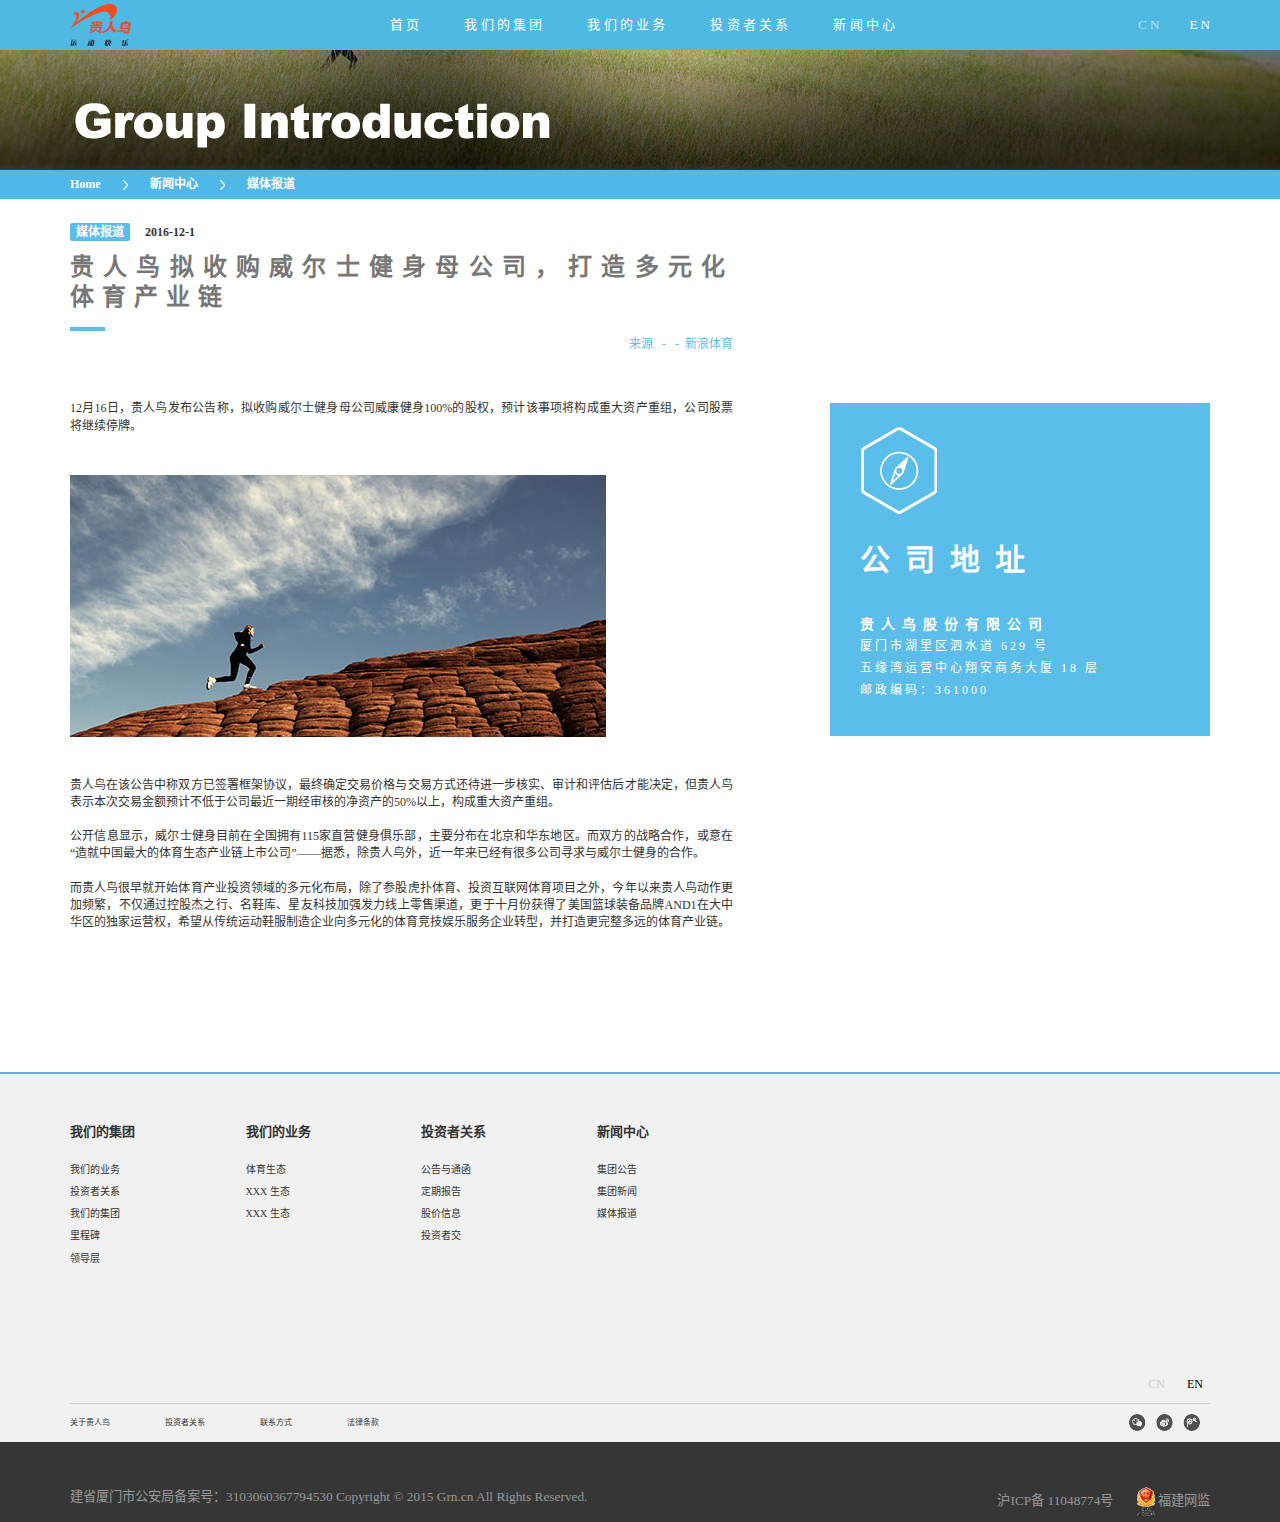
<file: grn/html/particulars.html>
<!DOCTYPE html>
<html lang="zh-cn">
<head>
<meta charset="utf-8">
<meta name="renderer" content="webkit">
<meta http-equiv="X-UA-Compatible" content="IE=edge">
<meta name="viewport" content="width=device-width, initial-scale=1">
<title>媒体报道-详情</title>
<link href="../css/bootstrap.min.css" rel="stylesheet">
<link rel="stylesheet" href="../css/ieViewportBug.css"/>
<link rel="stylesheet" href="../css/common.css">
<link rel="stylesheet" href="../css/ZDKmain.css">
<!--[if lt IE 9]>
<script src="../js/html5shiv.min.js"></script>
<script src="../js/respond.min.js"></script>
<![endif]-->
<script src="../js/ieViewportBug.js"></script>
</head>
<body>
	<div class="header"></div>
	<div class="main">
		<div class="particulars">
			<div class="banner">
			<div class="container"><img src="../images/particulars.png" alt=""></div>
				<!-- <img src="../images/parPcBan.jpg" alt=""> -->
				<!-- <img src="../images/parIpadBan.jpg" alt=""> -->
				<!-- <img src="../images/parMBan.jpg" alt=""> -->
			</div>
			<div class="Topbread">
				<div class="container">
					<div class="conner">
						<a href="index.html"target="_blank">Home</a>
						<span class="classer"></span>
						<a href="media.html"target="_blank">新闻中心</a>
						<span class="classer"></span>
						<a href="">媒体报道</a>
					</div>
				</div>
			</div>
			<div class="container">
				<div class="concent">
					<div class="conBox row">
						<div class="connetLeft col-xs-8">
							<div class="Newtype">
								<span class="types">媒体报道</span>
								<span class="time">2016-12-1</span>
							</div>
							<div class="titler">
								<h3>贵人鸟拟收购威尔士健身母公司，打造多元化体育产业链</h3>
							</div>
							<i></i>
							<div class="from">
								<span id="from">新浪体育</span>
								<span>来源&nbsp&nbsp&nbsp-&nbsp&nbsp&nbsp-&nbsp&nbsp</span>
							</div>
							<div class="con">
								12月16日，贵人鸟发布公告称，拟收购威尔士健身母公司威康健身100%的股权，预计该事项将构成重大资产重组，公司股票将继续停牌。
								<img src="../images/parPcImg.jpg" alt="">
								贵人鸟在该公告中称双方已签署框架协议，最终确定交易价格与交易方式还待进一步核实、审计和评估后才能决定，但贵人鸟表示本次交易金额预计不低于公司最近一期经审核的净资产的50%以上，构成重大资产重组。
								</br>
								</br>
								公开信息显示，威尔士健身目前在全国拥有115家直营健身俱乐部，主要分布在北京和华东地区。而双方的战略合作，或意在“造就中国最大的体育生态产业链上市公司”——据悉，除贵人鸟外，近一年来已经有很多公司寻求与威尔士健身的合作。
								</br>
								</br>
								而贵人鸟很早就开始体育产业投资领域的多元化布局，除了参股虎扑体育、投资互联网体育项目之外，今年以来贵人鸟动作更加频繁，不仅通过控股杰之行、名鞋库、星友科技加强发力线上零售渠道，更于十月份获得了美国篮球装备品牌AND1在大中华区的独家运营权，希望从传统运动鞋服制造企业向多元化的体育竞技娱乐服务企业转型，并打造更完整多远的体育产业链。
							</div>
						</div>
						<div class="col-xs-4 address">
							<div class="logo"></div>
							<h2>公司地址</h2>
							<h4>贵人鸟股份有限公司</h4>
							<p>厦门市湖里区泗水道 629 号</p>
							<p>五缘湾运营中心翔安商务大厦 18 层</p>
							<p>邮政编码：361000</p>
						</div>
					</div>
				</div>
			</div>

		</div>

	</div>
	<div class="footer"></div>
<script src="../js/jquery-2.1.1.min.js"></script>
<script src="../js/bootstrap.js"></script>
<script src="../js/jquery.bootstrap-dropdown-on-hover.js"></script>
<script src="../js/common.js"></script>
<!-- <script src="../js/ZDKhome.js"></script> -->
</body>
</html>
</file>
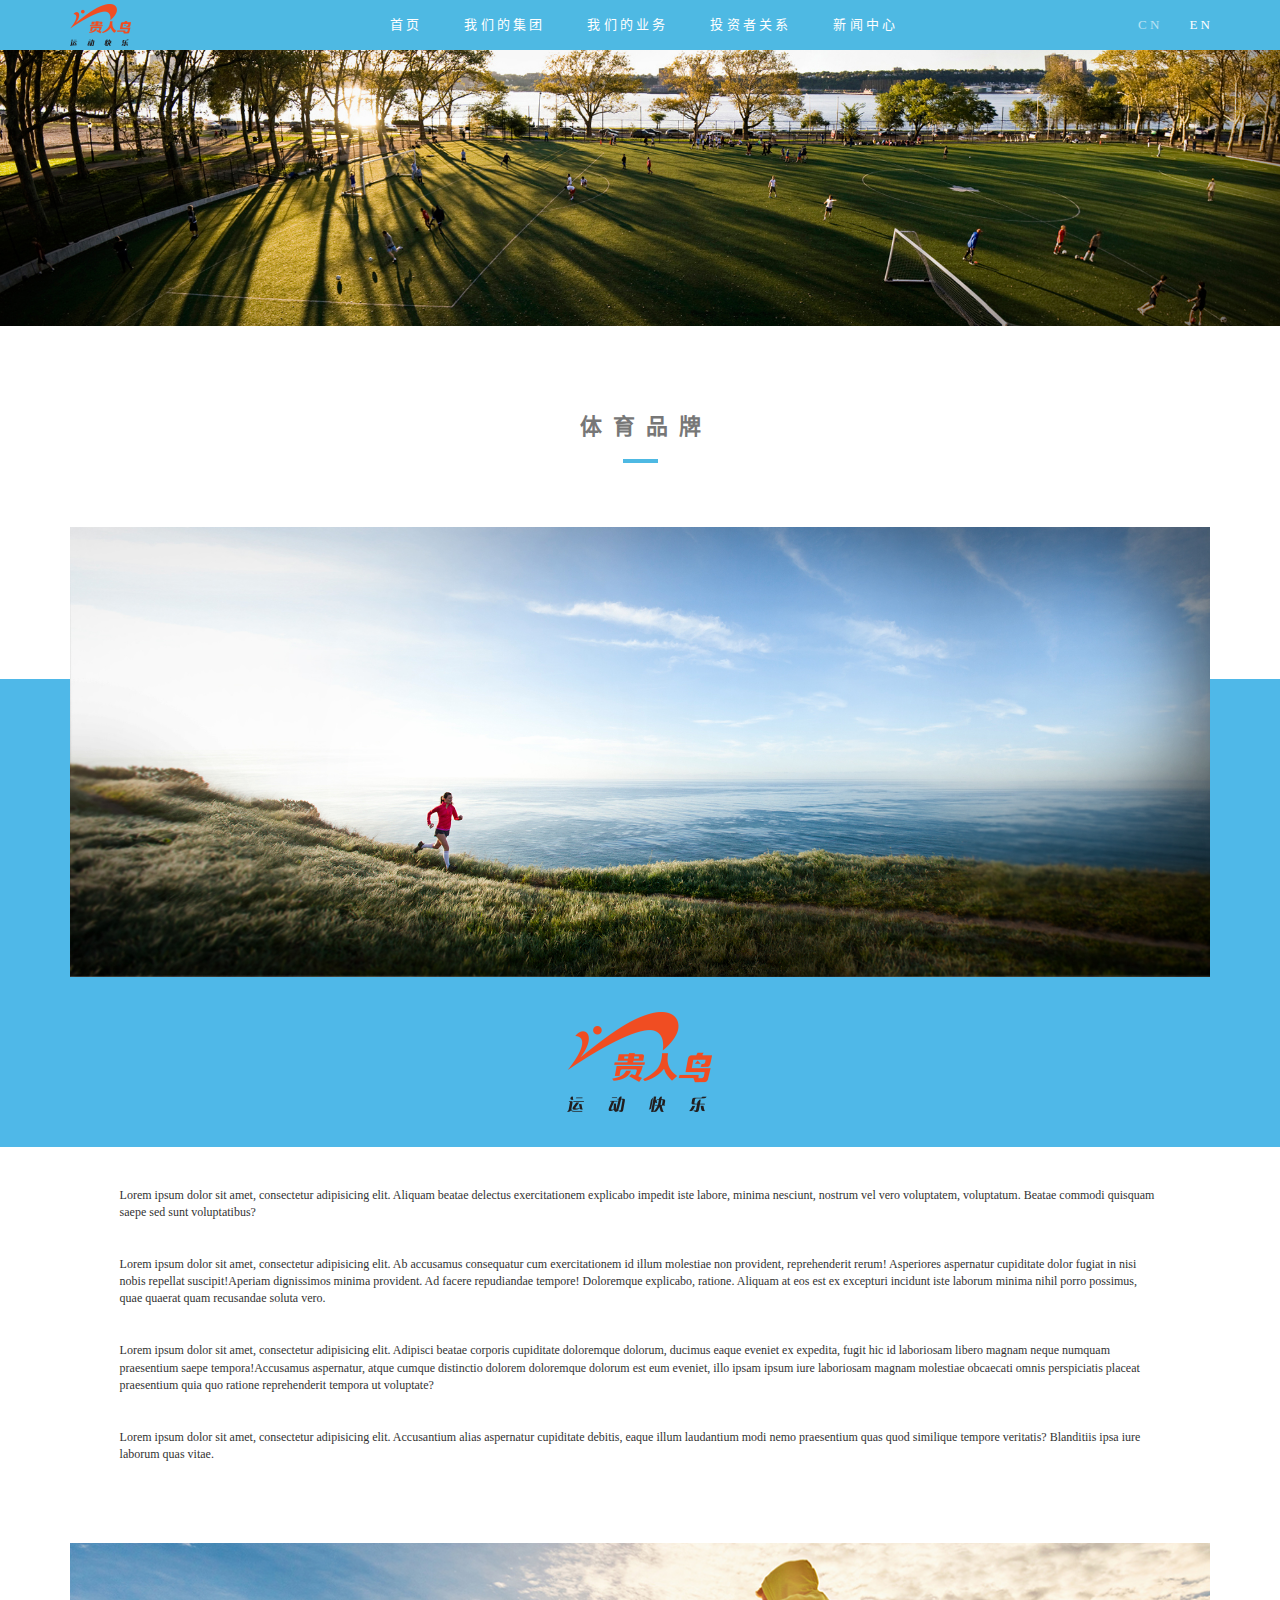
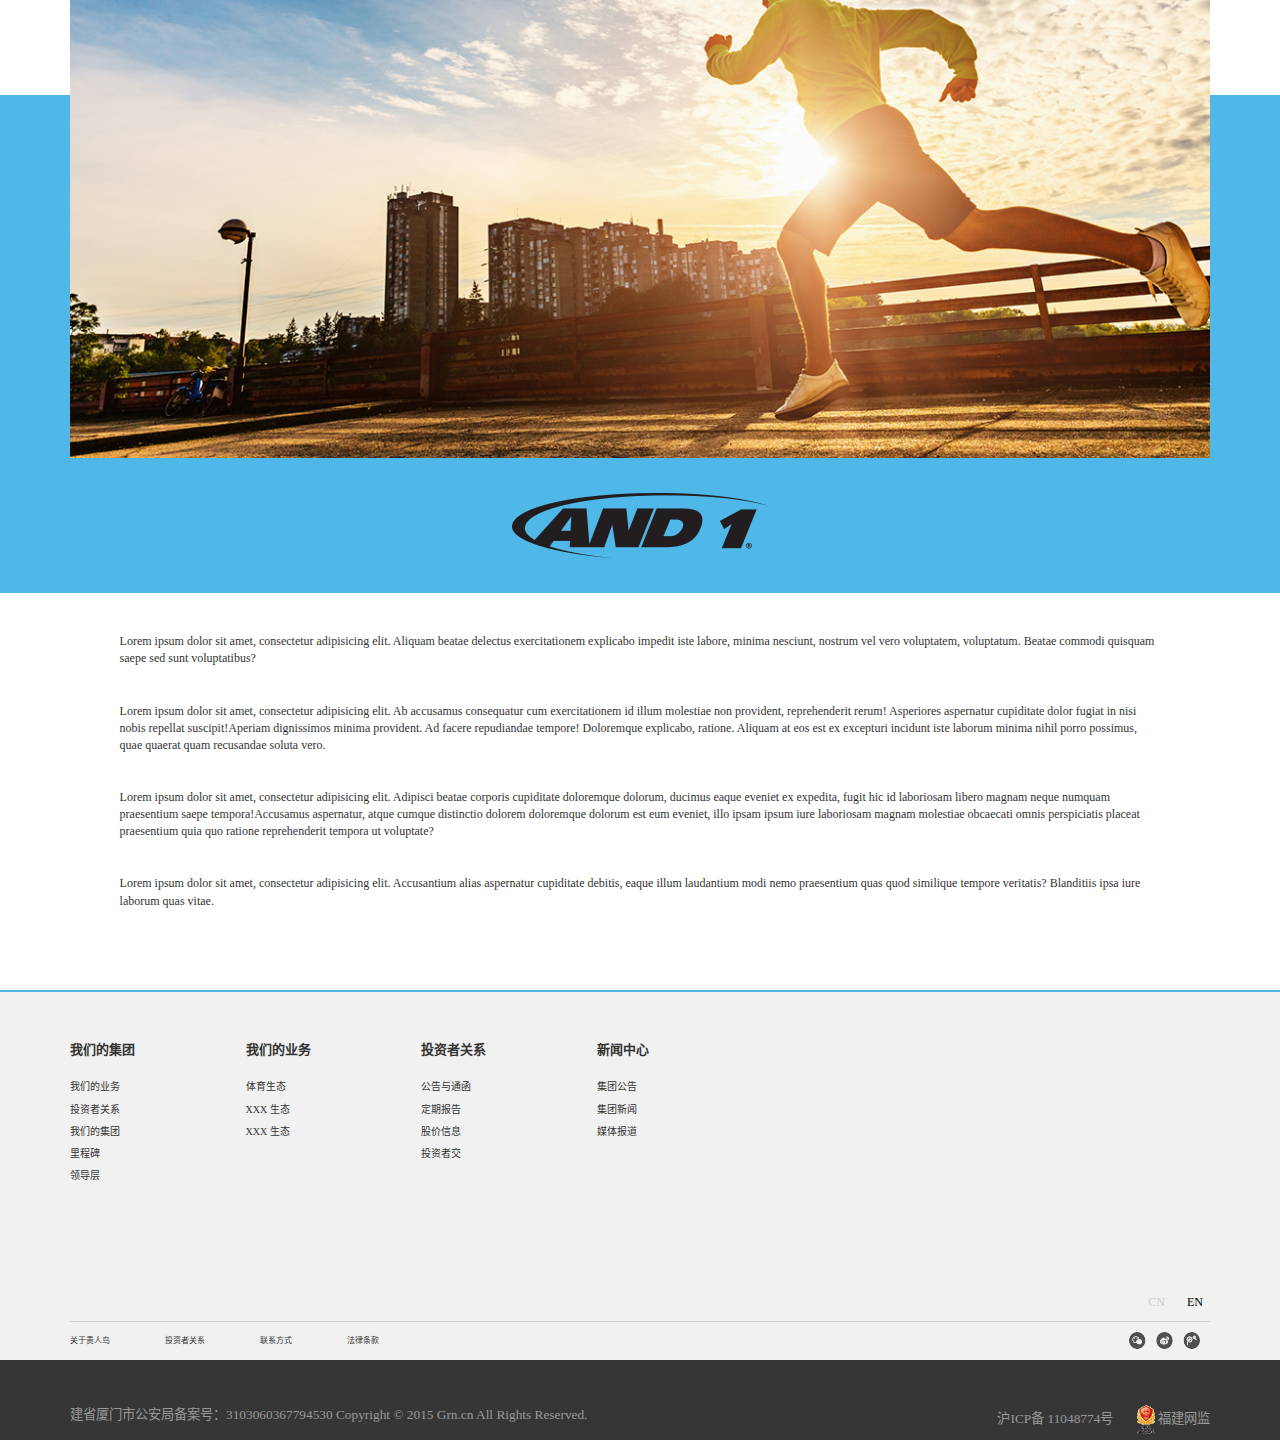
<file: grn/html/sportBrand.html>
<!DOCTYPE html>
<html lang="zh-cn">
<head>
    <meta charset="utf-8">
    <meta name="renderer" content="webkit">
    <meta http-equiv="X-UA-Compatible" content="IE=edge">
    <meta name="viewport" content="width=device-width, initial-scale=1">
    <title>贵人鸟官网</title>
    <link href="../css/bootstrap.min.css" rel="stylesheet">
    <link rel="stylesheet" href="../css/ieViewportBug.css"/>
    <link rel="stylesheet" href="../css/common.css">
    <link rel="stylesheet" href="../css/sportBrand.css">
    <!--[if lt IE 9]>
    <script src="../js/html5shiv.min.js"></script>
    <script src="../js/respond.min.js"></script>
    <![endif]-->
    <script src="../js/ieViewportBug.js"></script>
</head>
<body>
<div class="header"></div>
<div class="main">
    <div class="jumbotron milestoneBanner">
        <img src="../images/pinpaiBannerHMZ.jpg" class="img-responsive">
    </div>
    <div class="container">
        <div class="row">
            <div class="col-xs-12 sport_brand_title">
                <h4 class="text-center"><b>体&nbsp;&nbsp;育&nbsp;&nbsp;品&nbsp;&nbsp;牌</b></h4>
                <p class="underline center-block"></p>
            </div>
        </div>
    </div>
    <div class="bg">
        <div class="container">
            <div class="row">
                <div class="col-xs-12">
                    <img src="../images/homeBanner2HMZ.jpg" class="img-responsive grnImg sportsImg">
                    <div class="grnLogo sportsLogo text-center center-block">
                        <img src="../images/sportGrnLogoHMZ.png" class="img-responsive center-block">
                    </div>
                </div>
            </div>
        </div>
    </div>
    <div class="container">
        <div class="row">
            <div class="col-xs-12 article">
                <div class="article_words">
                    <p>Lorem ipsum dolor sit amet, consectetur adipisicing elit. Aliquam beatae delectus exercitationem explicabo impedit iste labore, minima nesciunt, nostrum vel vero voluptatem, voluptatum. Beatae commodi quisquam saepe sed sunt voluptatibus?</p>
                    <p><span>Lorem ipsum dolor sit amet, consectetur adipisicing elit. Ab accusamus consequatur cum exercitationem id illum molestiae non provident, reprehenderit rerum! Asperiores aspernatur cupiditate dolor fugiat in nisi nobis repellat suscipit!</span><span>Aperiam dignissimos minima provident. Ad facere repudiandae tempore! Doloremque explicabo, ratione. Aliquam at eos est ex excepturi incidunt iste laborum minima nihil porro possimus, quae quaerat quam recusandae soluta vero.</span></p>
                    <p><span>Lorem ipsum dolor sit amet, consectetur adipisicing elit. Adipisci beatae corporis cupiditate doloremque dolorum, ducimus eaque eveniet ex expedita, fugit hic id laboriosam libero magnam neque numquam praesentium saepe tempora!</span><span>Accusamus aspernatur, atque cumque distinctio dolorem doloremque dolorum est eum eveniet, illo ipsam ipsum iure laboriosam magnam molestiae obcaecati omnis perspiciatis placeat praesentium quia quo ratione reprehenderit tempora ut voluptate?</span></p>
                    <p>Lorem ipsum dolor sit amet, consectetur adipisicing elit. Accusantium alias aspernatur cupiditate debitis, eaque illum laudantium modi nemo praesentium quas quod similique tempore veritatis? Blanditiis ipsa iure laborum quas vitae.</p>
                </div>
            </div>
        </div>
    </div>
    <div class="bg">
        <div class="container">
            <div class="row">
                <div class="col-xs-12">
                    <img src="../images/tiyupinpaiHMZ.jpg" class="img-responsive grnImg sportsImg">
                    <div class="andLogo sportsLogo text-center center-block">
                        <img src="../images/sportAndLogoHMZ.png" class="img-responsive center-block">
                    </div>
                </div>
            </div>
        </div>
    </div>
    <div class="container">
        <div class="row">
            <div class="col-xs-12 article">
                <div class="article_words">
                    <p>Lorem ipsum dolor sit amet, consectetur adipisicing elit. Aliquam beatae delectus exercitationem explicabo impedit iste labore, minima nesciunt, nostrum vel vero voluptatem, voluptatum. Beatae commodi quisquam saepe sed sunt voluptatibus?</p>
                    <p><span>Lorem ipsum dolor sit amet, consectetur adipisicing elit. Ab accusamus consequatur cum exercitationem id illum molestiae non provident, reprehenderit rerum! Asperiores aspernatur cupiditate dolor fugiat in nisi nobis repellat suscipit!</span><span>Aperiam dignissimos minima provident. Ad facere repudiandae tempore! Doloremque explicabo, ratione. Aliquam at eos est ex excepturi incidunt iste laborum minima nihil porro possimus, quae quaerat quam recusandae soluta vero.</span></p>
                    <p><span>Lorem ipsum dolor sit amet, consectetur adipisicing elit. Adipisci beatae corporis cupiditate doloremque dolorum, ducimus eaque eveniet ex expedita, fugit hic id laboriosam libero magnam neque numquam praesentium saepe tempora!</span><span>Accusamus aspernatur, atque cumque distinctio dolorem doloremque dolorum est eum eveniet, illo ipsam ipsum iure laboriosam magnam molestiae obcaecati omnis perspiciatis placeat praesentium quia quo ratione reprehenderit tempora ut voluptate?</span></p>
                    <p>Lorem ipsum dolor sit amet, consectetur adipisicing elit. Accusantium alias aspernatur cupiditate debitis, eaque illum laudantium modi nemo praesentium quas quod similique tempore veritatis? Blanditiis ipsa iure laborum quas vitae.</p>
                </div>
            </div>
        </div>
    </div>
</div>
<div class="footer"></div>
<script src="../js/jquery-2.1.1.min.js"></script>
<script src="../js/bootstrap.js"></script>
<script src="../js/jquery.bootstrap-dropdown-on-hover.js"></script>
<script src="../js/common.js"></script>
</body>
</html>
</file>
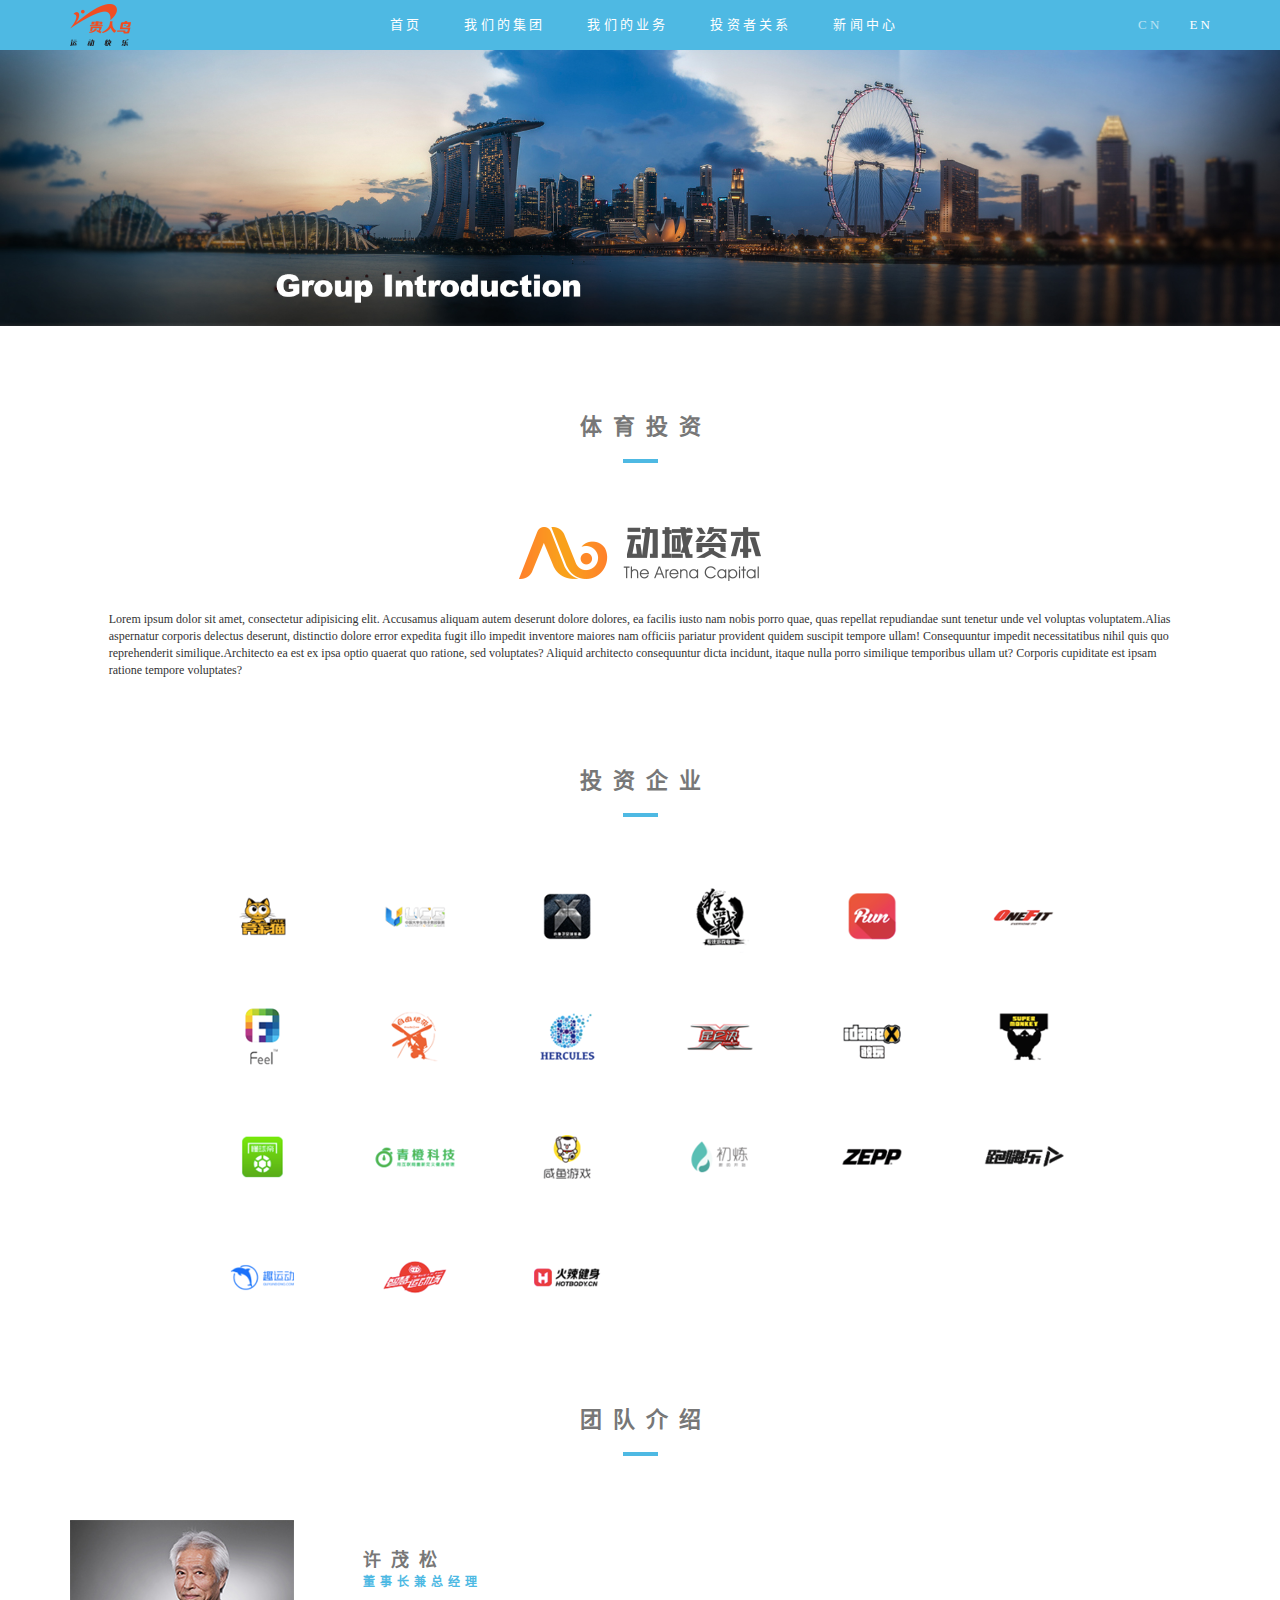
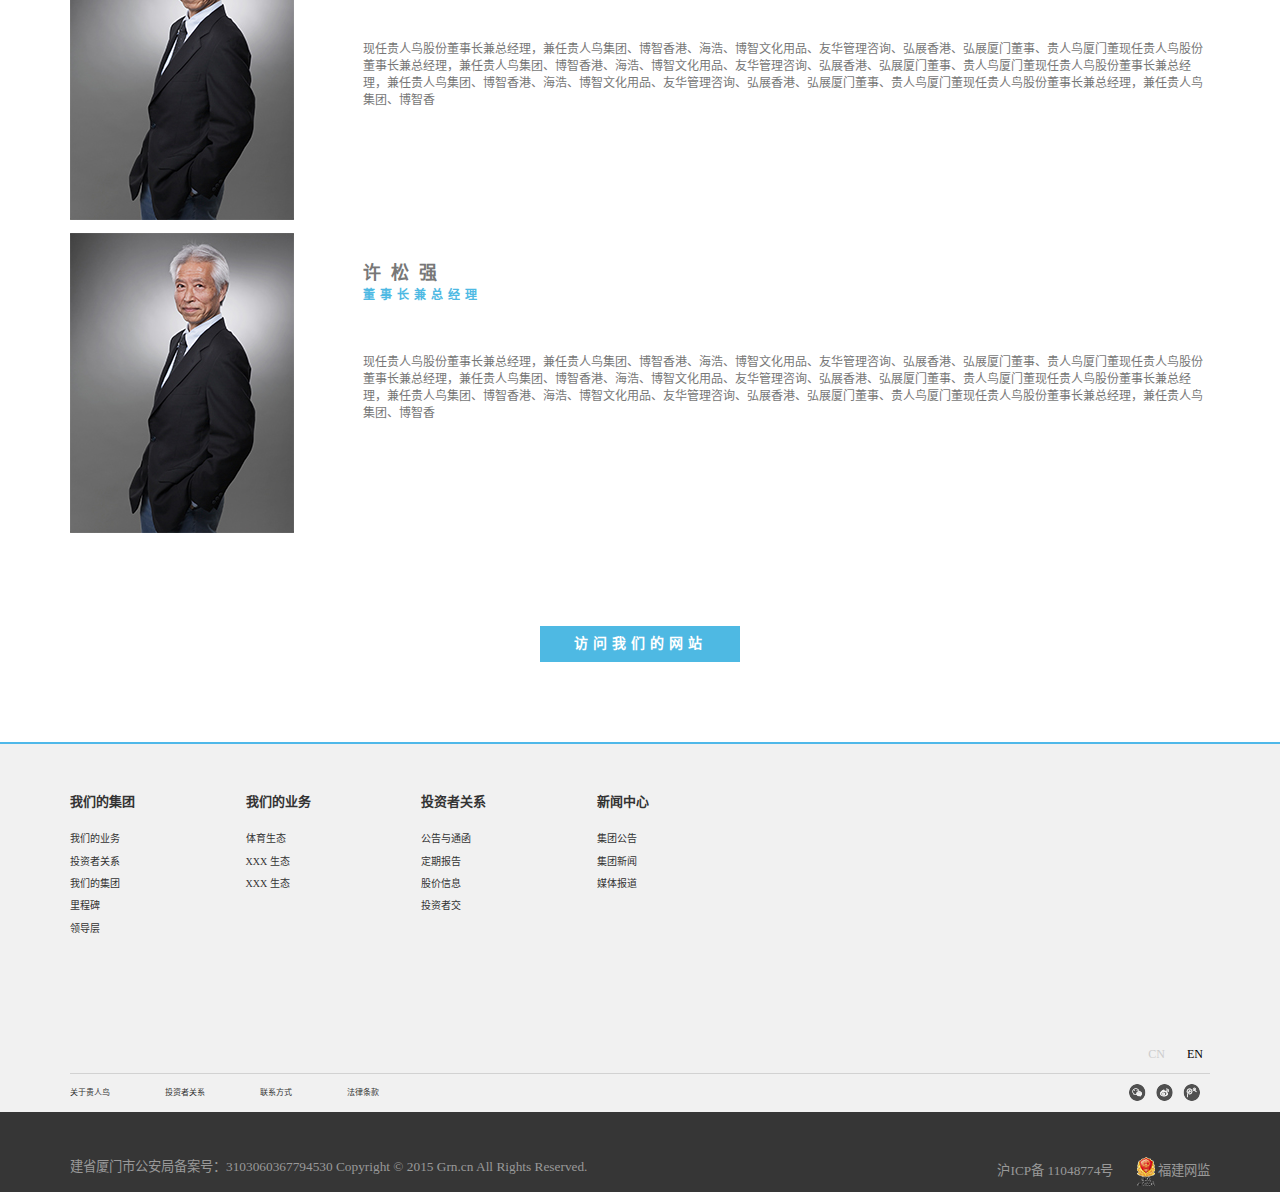
<file: grn/html/sportInvest.html>
<!DOCTYPE html>
<html lang="zh-cn">
<head>
    <meta charset="utf-8">
    <meta name="renderer" content="webkit">
    <meta http-equiv="X-UA-Compatible" content="IE=edge">
    <meta name="viewport" content="width=device-width, initial-scale=1">
    <title>贵人鸟官网</title>
    <link href="../css/bootstrap.min.css" rel="stylesheet">
    <link rel="stylesheet" href="../css/ieViewportBug.css"/>
    <link rel="stylesheet" href="../css/common.css">
    <link rel="stylesheet" href="../css/sportInvest.css">
    <!--[if lt IE 9]>
    <script src="../js/html5shiv.min.js"></script>
    <script src="../js/respond.min.js"></script>
    <![endif]-->
    <script src="../js/ieViewportBug.js"></script>
</head>
<body>
<div class="header"></div>
<div class="main">
    <div class="jumbotron milestoneBanner">
        <img src="../images/investBannerHMZ.jpg" class="img-responsive">
    </div>
    <div class="container">
        <div class="row">
            <div class="col-xs-12 sport_brand_title">
                <h4 class="text-center"><b>体&nbsp;&nbsp;育&nbsp;&nbsp;投&nbsp;&nbsp;资</b></h4>
                <p class="underline center-block"></p>
            </div>
        </div>
        <div class="row">
            <div class="col-xs-12">
                <div class="dongYuLogo">
                    <img src="../images/dongYuLogoHMZ.png" class="img-responsive center-block">
                </div>
                <div class="dongYu_introduce">
                    <p><span>Lorem ipsum dolor sit amet, consectetur adipisicing elit. Accusamus aliquam autem deserunt dolore dolores, ea facilis iusto nam nobis porro quae, quas repellat repudiandae sunt tenetur unde vel voluptas voluptatem.</span><span>Alias aspernatur corporis delectus deserunt, distinctio dolore error expedita fugit illo impedit inventore maiores nam officiis pariatur provident quidem suscipit tempore ullam! Consequuntur impedit necessitatibus nihil quis quo reprehenderit similique.</span><span>Architecto ea est ex ipsa optio quaerat quo ratione, sed voluptates? Aliquid architecto consequuntur dicta incidunt, itaque nulla porro similique temporibus ullam ut? Corporis cupiditate est ipsam ratione tempore voluptates?</span></p>
                </div>
            </div>
        </div>
        <div class="row">
            <div class="col-xs-12 sport_brand_title">
                <h4 class="text-center"><b>投&nbsp;&nbsp;资&nbsp;&nbsp;企&nbsp;&nbsp;业</b></h4>
                <p class="underline center-block"></p>
            </div>
            <div class="col-xs-12">
                <img src="../images/touZiQiYeHMZ.png" class="img-responsive center-block">
            </div>
        </div>
        <div class="row">
            <div class="col-xs-12 sport_brand_title">
                <h4 class="text-center"><b>团&nbsp;&nbsp;队&nbsp;&nbsp;介&nbsp;&nbsp;绍</b></h4>
                <p class="underline center-block"></p>
            </div>
        </div>
        <div class="leaders_main_box row">
            <div class="leaders_img col-sm-3 col-xs-12">
                <img src="../images/dongshizhangHMZ.jpg" class="img-responsive hidden-xs">
                <img src="../images/dongshizhangMHMZ.jpg" class="img-responsive visible-xs">
            </div>
            <div class="leaders_article col-sm-9 col-xs-12">
                <p class="leaders_main_title">
                    <b>许茂松</b>
                    <br class="hidden-xs">
                    <span>董事长兼总经理</span>
                </p>
                <p class="leaders_main_words">现任贵人鸟股份董事长兼总经理，兼任贵人鸟集团、博智香港、海浩、博智文化用品、友华管理咨询、弘展香港、弘展厦门董事、贵人鸟厦门董现任贵人鸟股份董事长兼总经理，兼任贵人鸟集团、博智香港、海浩、博智文化用品、友华管理咨询、弘展香港、弘展厦门董事、贵人鸟厦门董现任贵人鸟股份董事长兼总经理，兼任贵人鸟集团、博智香港、海浩、博智文化用品、友华管理咨询、弘展香港、弘展厦门董事、贵人鸟厦门董现任贵人鸟股份董事长兼总经理，兼任贵人鸟集团、博智香</p>
            </div>
        </div>
        <div class="leaders_main_box row">
            <div class="leaders_img col-sm-3 col-xs-12">
                <img src="../images/dongshizhangHMZ.jpg" class="img-responsive hidden-xs">
                <img src="../images/dongshizhangMHMZ.jpg" class="img-responsive visible-xs">
            </div>
            <div class="leaders_article col-sm-9 col-xs-12">
                <p class="leaders_main_title">
                    <b>许松强</b>
                    <br class="hidden-xs">
                    <span>董事长兼总经理</span>
                </p>
                <p class="leaders_main_words">现任贵人鸟股份董事长兼总经理，兼任贵人鸟集团、博智香港、海浩、博智文化用品、友华管理咨询、弘展香港、弘展厦门董事、贵人鸟厦门董现任贵人鸟股份董事长兼总经理，兼任贵人鸟集团、博智香港、海浩、博智文化用品、友华管理咨询、弘展香港、弘展厦门董事、贵人鸟厦门董现任贵人鸟股份董事长兼总经理，兼任贵人鸟集团、博智香港、海浩、博智文化用品、友华管理咨询、弘展香港、弘展厦门董事、贵人鸟厦门董现任贵人鸟股份董事长兼总经理，兼任贵人鸟集团、博智香</p>
            </div>
        </div>
        <div class="row">
            <div class="col-xs-12">
                <div class="visit_us"><a href="#"><b>访问我们的网站</b></a></div>
            </div>
        </div>
    </div>
</div>
<div class="footer"></div>
<script src="../js/jquery-2.1.1.min.js"></script>
<script src="../js/bootstrap.js"></script>
<script src="../js/jquery.bootstrap-dropdown-on-hover.js"></script>
<script src="../js/common.js"></script>
</body>
</html>
</file>
<file: grn/css/ieViewportBug.css>
@-webkit-viewport   { width: device-width; }
@-moz-viewport      { width: device-width; }
@-ms-viewport       { width: device-width; }
@-o-viewport        { width: device-width; }
@viewport           { width: device-width; }
</file>
<file: grn/css/HMZhome.css>
/*.main *{*/
    /*letter-spacing: 1px;*/
/*}*/
body,html{
    overflow-x:hidden;
}
.main .container{
    padding: 0;
}
@media (min-width: 768px) {
    .noLeftPaddingPC{
        padding-left: 0;
    }
    .noRightPaddingPC{
        padding-right: 0;
    }
    .smallRightPaddingPC{
        padding-right:7px;
    }
    .smallLeftPaddingPC{
        padding-left:7px;
    }
}
/*轮播控制*/
#home-banner .swiper-button-prev,#home-banner .swiper-button-next,#touzi_carousel .swiper-button-prev,#touzi_carousel .swiper-button-next{
    background: rgba(0,0,0,0.5);
    width: 0.64rem;
    height: 0.64rem;
    border-radius: 0.32rem;
}
#home-banner .swiper-button-prev p,#touzi_carousel .swiper-button-prev p{
    width: 0.25rem;
    height: 0.32rem;
    background: url("../images/arrowLeftHMZ.png") no-repeat left top;
    background-size: cover;
    position: absolute;
    left: 0.15rem;
    top:0.15rem;
}
#home-banner .swiper-button-next p,#touzi_carousel .swiper-button-next p{
    width: 0.25rem;
    height: 0.32rem;
    background: url("../images/arrowRightHMZ.png") no-repeat left top;
    background-size: cover;
    position: absolute;
    right: 0.17rem;
    top:0.15rem;
}
#home-banner .swiper-button-prev.hover p,#touzi_carousel .swiper-button-prev.hover p{
    background: url("../images/arrowLeftHMZ.png") no-repeat right top;
    background-size: cover;
}
#home-banner .swiper-button-next.hover p,#touzi_carousel .swiper-button-next.hover p{
    background: url("../images/arrowRightHMZ.png") no-repeat right top;
    background-size: cover;
}
@media (max-width: 1366px) {
    #home-banner  .swiper-slide img{
        opacity: 1;
        max-width: 100%;
    }
}
@media (min-width: 1366px) {
    #home-banner .swiper-slide img{
        opacity: 0;
    }
    #home-banner .swiper-slide{
        background: url("../images/homeBanner1HMZ.jpg") no-repeat center;
    }
}
/*轮播小点控制*/
#home-swiper-pagination span{
    margin:0 0.16rem;
    width:0.1rem;
    height:0.1rem;
    border:none;
}
#touzi-swiper-pagination span{
    margin:0 0.06rem;
    width:0.03rem;
    height:0.03rem;
    border:none;
}
/*.swiper-slide img{*/
    /*display: block;*/
/*}*/
/*@media (max-width: 1366px) {*/
    /*.swiper-slide img{*/
        /*max-width: 100%;*/
    /*}*/
/*}*/
/*@media (min-width: 1366px) {*/
    /*.swiper-slide img{*/
       /*height: 786px;*/
       /*width: 2000px;*/
    /*}*/
/*}*/
/*我们的集团*/
.bg{
    background: #4eb9e3;
}
.jituan,.yewu,.touzi,.news{
    font-size: 23px;
    color: #777;
    position: relative;
}
.jituan p,.yewu p,.touzi p,.news p{
    letter-spacing: 12px;
}
p.underline{
    margin-top: 18px;
    margin-left: auto;
    margin-right: auto;
    width: 36px;
    height: 4px;
    background: #4eb9e3;
}
/*关于我们*/
.about_us{
    padding: 45px 0 12px;
    background: #4eb9e3;
    color: #fff;
}
.about_us h4{
    margin-bottom: 14px;
    letter-spacing: 11px;
}
.about_us p{
    line-height: 22px;
    font-size: 12px;
    letter-spacing:0;
}
@media (min-width: 768px) {
    .about_us p{
        letter-spacing: 3px;
    }
}
    /*视频*/
.video{
    position: relative;
    background: #4eb9e3;
    width: 100%;
}
@media (min-width: 992px) {
    .video{
        width: 87%;
    }
}
@media (min-width: 992px) {
    .video{
        width: 924px;
    }
}
@media (min-width: 1200px) {
    .video{
        width: 1047px;
    }
}
.video img{
    width: 100%;
}
@media (min-width: 768px) {
    .us_bg{
        padding-bottom: 115px;
    }
}
@media (min-width: 992px) {
    .us_bg{
        padding-bottom: 135px;
    }
}
.view_more{
    font-size: 12px;
    transform:scale(0.8);
    -webkit-transform:scale(0.8);
    -moz-transform:scale(0.8);
    -ms-transform:scale(0.8);
    width: 119px;
    height: 31px;
    background: #fff;
    text-align: center;
    line-height: 31px;
    margin-left: auto;
    margin-right: auto;
    opacity: 1;
    transition: opacity 0.2s;
    -webkit-transition: opacity 0.2s;
    -ms-transition: opacity 0.2s;
    -moz-transition: opacity 0.2s;
}
.view_more:hover{
    opacity: 0.8;
}
.view_more a{
    color: #4eb9e3;
    font-weight: 600;
    font-size: 12px;
}
/*使命与里程碑*/
.main .jituanDetial{
    padding-top: 24px;
    margin-top: 0;
    background: #4eb9e3;
}
.main .jituanDetial a{
    display: block;
}
@media (min-width: 768px) {
    .main .jituanDetial{
        padding-top: 0;
        margin-top: -74px;
        background: transparent;
    }
}
@media (min-width: 992px) {
    .main .jituanDetial{
        width: 888px;
        padding-top: 0;
        margin-top: -91px;
        background: transparent;
    }
}
@media (min-width: 1200px) {
    .main .jituanDetial{
        width: 1047px;
        padding-top: 0;
        margin-top: -91px;
        background: transparent;
    }
}
    /*使命和里程碑下面的图*/
div.shiming{
    position: relative;
    width: 100%;
    height: 90px;
    background: url("../images/homeShiMing.png") no-repeat center;
    background-size: cover;
    overflow: hidden;
}
div.lichengbei{
    position: relative;
    width: 100%;
    height: 90px;
    background: url("../images/homeLiChengBei.png") no-repeat center;
    background-size: cover;
    overflow: hidden;
}
@media (min-width: 640px) {
    div.shiming{
        height: 138px;
    }
    div.lichengbei{
        height: 138px;
    }
}
@media (min-width: 768px) {
    div.shiming{
        height: 196px;
    }
    div.lichengbei{
        height: 196px;
    }
}
@media (min-width: 992px) {
    div.shiming{
        height: 232px;
    }
    div.lichengbei{
        height: 232px;
    }
}
@media (min-width: 1200px) {
    div.shiming{
        height: 273px;
    }
    div.lichengbei{
        height: 273px;
    }
}
div.lichengbei .text-box,div.shiming .text-box{
    width: 100%;
    background: #4eb9e3;
    color: #fff;
    padding: 0 21px;
    position: absolute;
    opacity: 0.8;
    bottom: 0;
    left: 0;
    height: auto;
}
@media (min-width: 768px) {
    div.shiming .text-box{
        height: 110px;
    }
}
@media (min-width: 992px) {
    div.shiming .text-box{
        height: 133px;
    }
    div.lichengbei .text-box{
        height: auto;
    }
}
@media (min-width: 1200px) {
    div.shiming .text-box{
        height: 156px;
    }
    div.lichengbei .text-box{
        height: auto;
    }
}
div.lichengbei .text-box .view_more,div.shiming .text-box .view_more{
    position: absolute;
    right: 10px;
    bottom: 6px;
    background: #4eb9e3;
}
div.lichengbei .text-box .view_more b,div.shiming .text-box .view_more b{
    color: #fff;
}
div.lichengbei .text-box .title,div.shiming .text-box .title{
    margin-bottom: 13px;
    margin-top: 11px;
    font-size: 0.21rem;
    letter-spacing: 14px;
}
/*@media (min-width: 640px) {*/
    /*div.lichengbei .text-box .title,div.shiming .text-box .title{*/
        /*height: 45px;*/
        /*line-height: 45px;*/
        /*margin-bottom: 19px;*/
        /*font-size: 17px;*/
    /*}*/
/*}*/
@media (min-width: 768px) {
    div.shiming .text-box .title{
        /*height: 30px;*/
        /*line-height: 39px;*/
        margin-bottom: 10px;
        margin-top: 10px;
        font-size: 15px;
        letter-spacing: 10px;
    }
    div.lichengbei .text-box .title{
        font-size: 15px;
        margin-top: 14px;
        margin-bottom: 14px;
        letter-spacing: 9px;
    }
    div.lichengbei .text-box .main-article,div.shiming .text-box .main-article{
        width: 100%;
        height: 35px;
        line-height: 18px;
        overflow: hidden;
        font-size: 12px;
    }
    div.lichengbei .text-box .view_more,div.shiming .text-box .view_more{
        position: absolute;
        right: 11px;
        bottom: 10px;
        background: #4eb9e3;
    }
}
@media (min-width: 992px) {
    div.shiming .text-box .title{
        /*height: 30px;*/
        /*line-height: 39px;*/
        margin-bottom: 25px;
        margin-top: 16px;
        font-size: 15px;
        letter-spacing: 10px;
    }
    div.lichengbei .text-box .title{
        font-size: 15px;
        margin-top: 14px;
        margin-bottom: 14px;
        letter-spacing: 9px;
    }
    div.lichengbei .text-box .main-article,div.shiming .text-box .main-article{
        width: 100%;
        height: 35px;
        line-height: 18px;
        overflow: hidden;
        font-size: 12px;
    }
    div.lichengbei .text-box .view_more,div.shiming .text-box .view_more{
        position: absolute;
        right: 11px;
        bottom: 10px;
        background: #4eb9e3;
    }
}
@media (min-width: 1200px) {
    div.shiming .text-box .title{
        margin-top: 19px;
        margin-bottom: 28px;
        font-size: 17px;
        letter-spacing: 12px;
     }
    div.lichengbei .text-box .title{
        font-size: 17px;
        margin-top: 14px;
        margin-bottom: 14px;
        letter-spacing: 11px;
    }
    div.lichengbei .text-box .main-article,div.shiming .text-box .main-article{
        width: 100%;
        height: 45px;
        line-height: 15px;
        overflow: hidden;
        font-size: 12px;
        letter-spacing: 2px;
    }
    div.lichengbei .text-box .view_more,div.shiming .text-box .view_more{
        position: absolute;
        right: 14px;
        bottom: 14px;
        background: #4eb9e3;
    }
}
@media (min-width: 768px) {
    .about_us_col_noPadding{
        padding-left: 15px;
        padding-right: 0;
    }
    .about_us_col_smallPadding{
        padding-left: 9px;
        padding-right: 15px;
    }
}
/*我们的业务*/
.us_yewu{
    margin-bottom: 0;
}
@media (min-width: 768px) {
    .us_yewu{
        margin-bottom: 50px;
    }
}
.us_yewu>div{
    margin-bottom: 35px;
}
.us_yewu>div>div{
    width: 50%;
}
.us_yewu>div>div p{
    display: block;
    overflow: hidden;
    position: relative;
}
.us_yewu img.isClicked{
    position: absolute;
    top:0;
    left: 0;
}
.us_yewu img{
    opacity: 1;
    transition: opacity 0.2s;
    -webkit-transition: opacity 0.2s;
    -moz-transition: opacity 0.2s;
    -ms-transition: opacity 0.2s;
}
.us_yewu img:hover{
    opacity: 0.8;
}
.us_yewu img.hid{
    opacity: 0;
}
.yewuRow .hidden{
    display: none;
}
.yewuImg_box>img{
    width: 100%;
}
.yewuImg{
    position: relative;
    color: #fff;
    font-size: 36px;
}
.yewuImg>img{
    width: 100%;
}
.yewuImg .title{
    position: absolute;
    bottom:12px;
    right: 30px;
    width: 48%;
}
.yewuImg .title p{
    font-size: 0.5rem;
    position: absolute;
    bottom: 35px;
    right: 0;
}
/*.yewuImg p.title span{*/
    /*line-height: 44px;*/
/*}*/
.yewuImg .title a,.yewuRow a{
    font-size: 12px;
    background: transparent;
    color: #fff;
    vertical-align: middle;
}
.yewuImg .title a i,.yewuRow>a i{
    height: 25px;
    width: 3px;
    background: #fff;
    display: inline-block;
    vertical-align: middle;
}
@media (min-width: 768px) {
    .yewuImg{
        margin-top: -24px;
        margin-bottom: 24px;
    }
}
.yewuArticle{
    text-align: left;
    color: #fff;
    font-size: 12px;
    padding: 24px;
}
@media (min-width: 768px) {
    .yewuArticle{
        padding: 20px 14px 24px 24px;
        text-align: right;
    }
    .yewuArticle .title{
        font-size: 30px;
    }
    .yewuArticle .smallTitle{
        font-size: 15px;
    }
    .yewuArticle .words{
        text-align: left;
        position: relative;
        top:20px;
        display: inline-block;
        width: 100%;
        text-overflow:ellipsis;
        height: 36px;
        overflow: hidden;
        letter-spacing: 2px;
    }
}
@media (min-width: 992px) {
    .yewuArticle{
        text-align: right;
    }
    .yewuArticle .title{
        font-size: 35px;
    }
    .yewuArticle .smallTitle{
        font-size: 18px;
    }
    .yewuArticle .words{
        text-align: left;
        position: relative;
        top:20px;
        display: inline-block;
        width: 100%;
        text-overflow:ellipsis;
        height: auto;
        overflow: auto;
        line-height: 22px;
    }
}
@media (min-width:1200px) {
    .yewuArticle{
        text-align: right;
    }
    .yewuArticle .title{
        font-size: 38px;
    }
    .yewuArticle .smallTitle{
        font-size: 19px;
    }
    .yewuArticle .words{
        text-align: left;
        position: relative;
        top:24px;
        display: inline-block;
        width: 100%;
        text-overflow:ellipsis;
        line-height: 24px;
        letter-spacing: 2px;
    }
}
.yewuRow{
    position: relative;
}
.yewuRow>a{
    position: absolute;
    bottom: 25px;
    right: 14px;
}
/*投资者关系*/
.tzdt .title,.lsgg .title,.gupiao .title,.tzzgx .title{
    height: 70px;
    line-height: 70px;
    color: #fff;
    font-size: 18px;
    font-weight: 900;
    margin-left:23px;
    text-align: left;
    box-sizing: border-box;
    letter-spacing:11px;
}
@media (max-width: 768px) {
    .tzdt .title,.lsgg .title,.gupiao .title,.tzzgx .title{
        width: 100%;
        text-align: center;
        margin-left: 0;
    }
}
#touzi_carousel .carousel-indicators li{
    margin:0 0.1rem;
    width:0.05rem;
    height:0.05rem;
}
.lsgg{
    background: #39a4e1;
    position: relative;
    margin-bottom: 13px;
    height: 349px;
    box-sizing: border-box;
    opacity: 0.8;
}
@media (min-width: 768px) {
    .lsgg,.tzzgx{
        margin-top: 7px;
    }
    .lsgg{
        height: 226px;
    }
}
@media (min-width: 992px) {
    .lsgg{
        height: 319px;
    }
}
.lsgg .article{
    color: #fff;
    padding-left: 23px;
    padding-bottom: 60px;
}
.lsgg .article a{
    color: #fff;
}
@media (min-width: 768px) {
    .lsgg .article{
        margin-top: 0;
    }
}
@media (min-width: 992px) {
    .lsgg .article{
        margin-top: 10px;
    }
}
.lsgg .article i{
    vertical-align: middle;
    display: inline-block;
    width: 6px;
    height: 11px;
    margin-right: 7px;
    background: url("../images/rightIconHMZ.png") no-repeat center  ;
}
.lsgg .article span.content{
    vertical-align: middle;
    display: inline-block;
    width: 77%;
    height: 40px;
    line-height: 40px;
    overflow:hidden;
    text-overflow:ellipsis;
    white-space: nowrap;
    letter-spacing: 2px;
    font-size: 12px;
}
@media (min-width: 768px) {
    .lsgg .article span.content{
        height: 22px;
        line-height: 22px;
        font-size: 12px;
    }
}
@media (min-width: 992px) {
    .lsgg .article span.content{
        height: 29px;
        line-height: 29px;
    }
}
.lsgg .article span.time{
    display: inline-block;
    width: 46px;
    height: 40px;
    line-height: 40px;
    text-align: left;
    position: absolute;
    right: 0;
    vertical-align: middle;
    font-weight: 600;
    font-size: 12px;
}
@media (min-width: 768px) {
    .lsgg .article span.time{
        height: 22px;
        line-height: 22px;
        font-size: 12px;
        right: 0;
    }
}
@media (min-width: 992px) {
    .lsgg .article span.time{
        height: 29px;
        line-height: 29px;
    }
}
.lsgg>.more,.tzzgx>.more{
    width: 60px;
    height: 14px;
    font-size: 12px;
    text-align: center;
    line-height: 14px;
    color: #fff;
    position: absolute;
    bottom: 19px;
    right: 22px;
    opacity: 1;
    transition: opacity 0.2s;
    -webkit-transition: opacity 0.2s;
    -ms-transition: opacity 0.2s;
    -moz-transition: opacity 0.2s;
    font-weight: 600;
}
.lsgg>.more:hover,.tzzgx>.more:hover{
    opacity: 0.8;
}
.lsgg>a.smallMore,.tzzgx>a.smallMore{
    position: absolute;
    width: 114px;
    height: 40px;
    bottom: 20px;
    left: 50%;
    line-height: 40px;
    text-align: center;
    margin-left: -57px;
    background: #fff;
    color:#4eb9e3;
    font-size: 15px;
}
.tzzgx>a.smallMore{
    background:#4eb9e3;
    color: #fff;
}
.gupiao canvas{
    width: 100%;
}
.tzzgx{
    background: url("../images/tzzgxBgHMZ.png") no-repeat center;
    color: #fff;
}
.tzzgx .article{
     /*padding-left: 14px;*/
     /*padding-right: 14px;*/
     position: relative;
     height: 268px;
     width: 100%;
     box-sizing: border-box;
}
.tzzgx .article p{
    margin-left: 23px;
    margin-bottom: 20px;
}
@media (min-width: 768px) {
    .tzzgx .article{
        height:157px;
    }
    .tzzgx .article p{
        margin-left: 23px;
        margin-bottom: 10px;
    }
}
@media (min-width: 992px) {
    .tzzgx .article{
        height: 250px;
    }
    .tzzgx .article p{
        margin-left: 23px;
        margin-bottom: 20px;
    }
}
.tzzgx .article .pdfGroup{
    width: 72.7%;
    margin: 0 auto;
    position: relative;
}
.tzzgx .article .pdfGroup a{
    position: absolute;
    top:0;
    max-width: 25%;
}
.tzzgx .article .pdfGroup a:nth-child(1){
    left: 0;
}
.tzzgx .article .pdfGroup a:nth-child(3){
    right: 0;
}
.tzzgx .article .pdfGroup a:nth-child(2){
    left: 50%;
    transform: translateX(-50%);
    -webkit-transform: translateX(-50%);
    -moz-transform: translateX(-50%);
    -ms-transform: translateX(-50%);
}
    /*新闻中心*/
.cut-off-line-right,.cut-off-line-left{
    height: 32px;
    width: 1px;
    position: absolute;
    background:#4eb9e3;
    top:0;
}
.cut-off-line-right{
    right:0;
}
.cut-off-line-left{
    left: 0;
}
@media (min-width: 768px) {
    .news_center_title{
        width: 55%;
        margin: 0 auto;
    }
}
.news_center_title p{
    height: 32px;
    margin-top: -7px;
    background:#dcf1fb ;
}
.news_center_title .smallTitle{
    margin-bottom: 31px;
    color:#4eb9e3;
    font-weight: 900;
}
.news_center_title .smallTitle a{
    letter-spacing: 7px;
    color:#4fb8e9;
}
.news_center_title .smallTitle a:hover{
    color:#a4d6f2;
}
@media (max-width: 768px) {
    .news_center_title .smallTitle{
        margin-bottom: 18px;
    }
    .news_center_title .smallTitle.text-right{
        text-align: center;
    }
    .news_center_title .smallTitle.text-left{
        text-align: center;
    }
}
.news_center img{
    width: 100%;
}
.content{
    position: relative;
    overflow: hidden;
}
/*新闻中心下面的图*/
.maskA{
    height: 100%;
    width: 100%;
    position: absolute;
    top:0;
    left: 0;
    z-index: 1;
}
.introduce{
    box-sizing: border-box;
    padding: 0 11px;
    position: absolute;
    bottom: 0;
    width: 100%;
    background:rgba(93,190,235,0.8);
    transition: bottom 0.2s ease-in;
    -webkit-transition: bottom 0.2s ease-in;
    -moz-transition: bottom 0.2s ease-in;
    -ms-transition: bottom 0.2s ease-in;
}
@media (min-width: 768px) {
    .introduce{
        bottom: -17px;
    }
}
@media (min-width: 992px) {
    .introduce{
        box-sizing: border-box;
        padding: 11px;
        position: absolute;
        bottom: -40px;
        width: 100%;
        background:rgba(93,190,235,0.8);
        transition: bottom 0.2s ease-in;
        -webkit-transition: bottom 0.2s ease-in;
        -moz-transition: bottom 0.2s ease-in;
        -ms-transition: bottom 0.2s ease-in;
    }
}
@media (min-width:1200px) {
    .introduce{
        box-sizing: border-box;
        padding: 11px;
        position: absolute;
        bottom: -64px;
        width: 100%;
        background:rgba(93,190,235,0.8);
        transition: bottom 0.2s ease-in;
        -webkit-transition: bottom 0.2s ease-in;
        -moz-transition: bottom 0.2s ease-in;
        -ms-transition: bottom 0.2s ease-in;
    }
}
.introduceUP{
    bottom: 0;
}
.news_center .title{
    font-size: 14px;
    letter-spacing:5px;
    font-weight: 600;
    color: #fff;
    margin-bottom: 17px;
}
.news_center .article_high .article{
    opacity: 0;
    height: 32px;
    width: 100%;
    overflow: hidden;
    margin-bottom: 44px;
    color: #fff;
    transition: opacity 0.2s ease-in;
    -webkit-transition: opacity 0.2s ease-in;
    -moz-transition: opacity 0.2s ease-in;
    -ms-transition: opacity 0.2s ease-in;
    line-height: 15px;
    letter-spacing: 2px;
    font-size: 12px;
}
.news_center .article_high .article.articleSHOW{
    opacity: 1;
}
@media (max-width: 1200px){
    .news_center .title{
        height: 50px;
    }
    .news_center .article_high .article{
        margin-bottom: 25px;
    }
}
@media (max-width: 992px){
    .news_center .title{
        font-size: 14px;
        letter-spacing:2px;
    }
    .introduce{
        padding: 5px;
    }
    .news_center .article_high .article{
        height: 16px;
    }
}
@media (max-width: 768px){
    .introduce{
        width: 100%;
        height: 32%;
        box-sizing: border-box;
    }
    .news_center .title{
        height: 0.6rem;
        position: absolute;
        bottom: 0.05rem;
        font-size: 0.25rem;
        letter-spacing:0.08rem;
    }
    .news_center .article_high .title{
        width: 60%;
        height: 1rem;
    }
    .introduce{
        padding:11px;
    }
}
.news_center .content>.more{
    width: 60px;
    height: 14px;
    font-size: 12px;
    text-align: center;
    line-height: 14px;
    color: #fff;
    position: absolute;
    bottom: 11px;
    right: 7px;
}
@media (max-width: 768px){
    .news_center .content>.more{
        width: 60px;
        height: 14px;
        font-size: 0.2rem;
        bottom: 0.35rem;
        right: 0.5rem;
    }
}
.news_center .content>span.time_box{
    width: 50px;
    height: 19px;
    font-size: 12px;
    line-height: 19px;
    text-align: center;
    border-radius: 3px;
    position: absolute;
    top:10px;
    right: 10px;
    background: #fff;
    color: #4eb9e3;
}
.news_view_more{
    height: 84px;
}
.news_view_more>div{
    text-align: center;
    line-height: 31px;
    position: absolute;
    left: 50%;
    margin-left: -47px;
    bottom: 30px;
    background: #4eb9e3;
    opacity: 1;
    transition: opacity 0.2s;
    -webkit-transition: opacity 0.2s;
    -ms-transition: opacity 0.2s;
    -moz-transition: opacity 0.2s;
    font-size: 12px;
    transform:scale(0.8);
    -webkit-transform:scale(0.8);
    -moz-transform:scale(0.8);
    -ms-transform:scale(0.8);
    width: 119px;
    height: 31px;
}
.news_view_more>div:hover{
    opacity: 0.8;
}
.news_view_more>div a{
    color: #fff;
}
</file>
<file: grn/css/HMZAboutUs.css>
body,html{
    overflow-x: hidden;
}
/*简介部分*/
.usBanner{
    padding: 0;
    margin: 0;
}
.sketch_box{
    padding: 0;
}
.sketch{
    box-sizing: border-box;
    padding: 30px 0 50px 0;
    width: 100%;
    height: 195px;
    background:#4eb9e3;
    color: #fff;
    margin: 0 0 50px 0;
}
.sketch h4{
    letter-spacing:10px;
    padding-bottom: 36px;
}
@media (min-width: 768px){
    .sketch{
        margin: -45px auto 70px auto;
        width: 775px;
        background:#4fb8e9;
    }
    .sketch p{
        letter-spacing: 2px;
    }
}
@media (min-width: 992px){
    .sketch{
        margin: -154px auto 70px auto;
        width: 775px;
        background: rgba(78,184,233,0.9);
    }
    .sketch p{
        letter-spacing: 2px;
    }
}
/*介绍部分*/
.introduce_nav{
    width: 100%;
    margin: 0 auto;
    font-size: 23px;
}
.underline{
    width: 35px;
    height: 4px;
    background:#4eb9e3;
    margin-left: auto;
    margin-right: auto;
}
.introduce_nav .underline{
    margin: 19px auto 0;
}
.cut-off-line-right,.cut-off-line-left{
    height: 32px;
    width: 1px;
    position: absolute;
    background:#dcf1fb ;
    top:0;
}
.cut-off-line-right{
    right:0;
}
.cut-off-line-left{
    left: 0;
}
.introduce_nav a{
    color: #000;
}
@media (min-width: 768px){
    .introduce_nav{
        width: 775px;
        font-size: 12px;
        color: #4eb9e3;
        height: 35px;
        line-height: 35px;
    }
    .introduce_nav a{
        color: #4eb9e3;
    }
}
@media (min-width: 992px){
    .introduce_nav{
        width: 775px;
        font-size: 12px;
        color: #4eb9e3;
        height: 35px;
        line-height: 35px;
    }
    .introduce_nav a{
        color: #4eb9e3;
    }
}
.aboutUsLogo{
    width: 111px;
    margin: 40px auto 45px;
}
@media (min-width: 768px){
    .aboutUsLogo{
        width: 188px;
        margin: 60px auto 45px;
    }
}
.introduce_title{
    margin-bottom: 20px;
    font-size: 22px;
    color: #777;
}
.introduce_title b{
    letter-spacing: 1px;
}
@media (min-width: 768px){
    .introduce_title b{
        letter-spacing: 10px;
    }
}
.introduce_title_underline{
    margin-bottom: 44px;
}
.introduce_article_view_more{
    height: 136px;
}
@media (min-width: 768px){
    .introduce_article_view_more{
        height: 80px;
    }
}
.view_more{
    display: block;
    width: 134px;
    height: 34px;
    font-size: 12px;
    line-height: 33px;
    background:#4eb9e3;
    color: #fff;
    position: absolute;
    left: 50%;
    margin-left: -67px;
    top:50%;
    margin-top:-17px;
}
/*懂事长致辞*/
.speech{
    margin-bottom: 21px;
    font-size: 22px;
    color: #777;
}
.speech b{
    letter-spacing: 5px;
}
@media (min-width: 768px){
    .speech b{
        letter-spacing: 10px;
    }
}
.speech_title .underline{
    margin-bottom: 31px;
}
.bg{
    background:#4fb8e9;
}
.speech_img_pc{
    margin-top: -29px;
    margin-bottom: 29px;
}
@media (max-width: 768px){
    .speech_img{
        padding: 0;
    }
}
.speech_article{
    padding-top: 42px;
    color: #fff;
}
.speech_article h4,.speech_article p{
    padding-bottom: 23px;
}
@media (max-width: 768px){
    .speech_article p{
        padding-bottom: 0;
    }
    .speech_article{
        padding-bottom: 39px;
    }
}
.vision_title{
    margin-top: 44px;
    letter-spacing: 5px;
    font-size: 22px;
    color: #777;
}
.vision_title .underline{
    margin-top: 19px;
    margin-bottom: 30px;
}
.vision_title{
    letter-spacing: 14px;
}
@media (min-width: 768px){
    .vision_title{
        margin-top: 60px;
        letter-spacing: 14px;
    }
}
.vision_detial{
    margin: 0 auto;
    width: 300px;
    height: 35px;
    line-height: 35px;
    font-size: 13px;
    letter-spacing: 0;
}
.vision_title_head{
    color:#4eb9e3;
}
@media (min-width: 768px){
    .vision_detial{
        width: 410px;
        letter-spacing: 4px;
        font-size: 15px;
    }
}
.speech_box{
    margin-bottom:112px;
}
.introduce_nav a.nowPage{
    color: #a4d6f2;
}
</file>
<file: grn/css/ZDKmain.css>
/*-------------通用css----------------*/
.Topbread{width:100%;height:0.29rem;background:#4fb8e9;}
.Topbread>.container>.conner a{display:inline-block; vertical-align: top; color:#fff;font-size:0.12rem;font-weight:bold;line-height:0.29rem;}
.Topbread>.container>.conner .classer{display:inline-block;width:5px;height:0.29rem;margin:0 0.19rem; background:url(../images/class.png) center no-repeat;}
/*分页*/
.paging{margin:0.25rem 0; padding-right:0.05rem;}
.paging .pagingPC>ul .list{cursor:pointer; margin-left:1px; color:#fff;text-align: center; width:0.25rem; height:0.25rem; line-height:0.25rem;background:#898a8b;float:left;}
.paging .pagingPC>ul .active{background:#4fb8e9;}
.paging .pagingPC>ul{float:right;}
.paging .pagingPC{overflow:hidden;}
.paging .pagingM{width:1.34rem;height:0.32rem;background:#4fb8e9;line-height:0.32rem;text-align:center;color:#fff;cursor:pointer;font-weight:bold;margin:0 auto;display:none;}



/*-------------联系方式-------------*/
/*.{width:59.75%;}*/
.connection>.banner>img{width:100%;height:auto;}
.connection>.banner>img:nth-child(2){display:none;}
.connection>.address .contactTit{height:1.3rem;position:relative;}
.connection>.address .contactTit .content{height:0.52rem;top:0.44rem;position:absolute;}
.connection>.address .contactTit .content h3{font-size:0.24rem;color:#292929;font-weight:bolder;letter-spacing:0.11rem;}
.connection>.address .contactTit .content .underline{width: 0.35rem;height:0.04rem;position:absolute;left: 0;bottom:0.02rem;background:#5dbeeb;}
.connection>.address .addressCon{height:4.28rem;background:#5bbdeb;}
.connection>.address .addressCon .addressConMain{height:100%; background:url(../images/connectionPcbac.png) center no-repeat; }
.connection>.address .addressCon .addressBox{width: 4.9rem;height:3.24rem;padding-top:0.24rem;background:rgba(0,0,0,0.5); margin-top:0.4rem;}
.connection>.address .addressCon .addressConMain .addressBox>.icon{width:0.77rem;height:0.87rem;background:url(../images/Compass.png) no-repeat;background-size: cover;margin-left:0.34rem;}
.connection>.address .addressCon .addressConMain .addressBox>.con{color:#fff;padding:0 0.34rem;margin-top:0.3rem;}
.connection>.address .addressCon .addressConMain .addressBox>.con h2{font-size:0.3rem;font-weight:bold;}
.connection>.address .addressCon .addressConMain .addressBox>.con h4{font-size:0.14rem;font-weight:bold;margin-top:0.4rem;}
.connection>.address .addressCon .addressConMain .addressBox>.con p{font-size:0.12rem;margin-top:0.08rem;}
.connection>.emal{padding:0.43rem 0 0.63rem 0;}
.connection>.emal ul{min-height:1.77rem;}
.connection>.emal .list{font-size:0.12rem;color:#777;font-weight:bold;line-height: 0.22rem;}
.connection>.emal .listFirst{font-size:0.18rem;color:#5bbdea;font-weight:bold;margin-bottom:0.24rem;}
.connection .f-c-2{width:50%;float:left;padding: 0 0.34rem;}
.connection .titleMargin{margin:0.34rem 0; color:#292929!important;}
.connection .Outlink{height: 1.47rem;background:#5bbdeb;}
.connection .Outlink ul{margin-top:25.5px;}
.connection .Outlink ul .list {width: 20%;float:left; height:96px; display:inline-block;}
.connection .Outlink ul .list a{color:#fff;}
.connection .Outlink ul .list a .link{display:block;margin:0 auto; width:68px;height:68px;background:url(../images/icon03.png) no-repeat;}
.connection .Outlink ul .list:nth-child(2) a .link{background-position:-68px 0;}
.connection .Outlink ul .list:nth-child(3) a .link{background-position:-136px 0;}
.connection .Outlink ul .list:nth-child(4) a .link{background-position:-204px 0;}
.connection .Outlink ul .list:nth-child(5) a .link{background-position:-272px 0;}
.connection .Outlink ul .list a .linkName{text-align:center;margin-top:11px;}

/*-------------媒体报道-------------*/

.mediaCon>.banner>img{width:100%;height:auto;}
.mediaCon>.banner>img:nth-child(2){display:none;}
.mediaCon>.container>.concent{}
.mediaCon>.container>.concent .NavBox{text-align:center; width: 100%;margin: 0 auto;}
.mediaCon>.container>.concent .NavBox .list{cursor:pointer; margin:40px 0; border-right:1px solid #dcf1fb;font-size:0.14rem;color:#4fb8e9;display:inline-block;position:relative;line-height:0.32rem;font-weight:bold;}
.mediaCon>.container>.concent .NavBox .active{color:#a4d6f2;}
.mediaCon>.container>.concent .NavBox .list:nth-child(4){border-right:1px solid #fff;}
.mediaCon>.container>.concent .NavBox .list>i{display:none;width:35px;height:4px;background:#4fb8e9;position:absolute;left:50%;margin-left:-17.5px;bottom:-19px;}
.mediaCon>.container>.concent .conBox{width: 100%;margin: 0 auto;}
.mediaCon>.container>.concent .conBox1{display: none;}
.mediaCon>.container>.concent .conBox2{display: none;}
.mediaCon>.container>.concent .conBox3{display: none;}
.mediaCon>.container>.concent .conBox .row>ul{overflow: hidden;}
.mediaCon>.container>.concent .conBox .row>ul .list{position:relative;/*height:2.46rem;*/padding-right:0.1rem;padding-left:0;padding-top: 0.1rem; cursor:pointer;}
.mediaCon>.container>.concent .conBox .category{ -webkit-user-select:none; -moz-user-select:none; -ms-user-select:none; user-select:none;background:#5bbdea;border-radius: 2px;line-height: 0.18rem; width: 0.6rem;height:0.18rem;font-size: 0.1rem;text-align:center;color:#fff;position:absolute;top:0.13rem;right:0.67rem}
.mediaCon>.container>.concent .conBox .time{ -webkit-user-select:none; -moz-user-select:none; -ms-user-select:none; user-select:none;background:#fff;border-radius: 2px;line-height: 0.18rem; width: 0.48rem;height:0.18rem;font-size: 0.1rem;text-align:center;color:#4fb8e9;position:absolute;top:0.13rem;right:0.14rem}
.mediaCon>.container>.concent .conBox .list>img{width:100%;height:auto; -webkit-user-select:none; -moz-user-select:none; -ms-user-select:none; user-select:none;}
.mediaCon>.container>.concent .conBox .list .mediaIntro{width:calc(100% - 0.1rem);height:0.85rem;background:#49a9d6;position:absolute;left:0;bottom:0;}
.mediaCon>.container>.concent .conBox .list .mediaIntro p{letter-spacing: 0.03rem;padding:0.1rem;font-size:0.14rem;color:#fff;font-weight:bold;}
.mediaCon>.container>.concent .conBox .list .mediaIntro a{ -webkit-user-select:none; -moz-user-select:none; -ms-user-select:none; user-select:none;font-size:0.14rem;color:#fff;font-weight:bold;position:absolute;right:0.1rem;/*bottom:0.12rem*/}
.mediaCon>.container>.concent .conBox .address{background:#5bbdea;padding-bottom: 35px;padding-left:30px;margin-top:5px; margin-left: 20px;}
.mediaCon>.container>.concent .conBox .address .logo{width:77px;height:87px;background:url(../images/Compass.png) no-repeat;background-position:-77px 0;margin-top:24px;}
.mediaCon>.container>.concent .conBox .address h2{margin-top:29px; font-size:30px;font-weight: bold;color:#fff;letter-spacing: 15px;}
.mediaCon>.container>.concent .conBox .address h4{line-height: 20px;font-size:14px;font-weight: bold;color:#fff;letter-spacing: 7px;margin-top:39px;}
.mediaCon>.container>.concent .conBox .address p{font-size:12px;color:#fff;letter-spacing: 3px;line-height: 22px;}
.mediaCon>.container>.concent .conBox .MadeTop{width:100%;height:auto;padding: 5px;position:relative;}
.mediaCon>.container>.concent .conBox .MadeTop img{width:100%;height:auto;}
.mediaCon>.container>.concent .conBox .MadeTop .category{left:0.16rem;top:auto;bottom:0.9rem;}
.mediaCon>.container>.concent .conBox .MadeTop .time{left:0.88rem;top:auto;bottom:0.9rem;}
.mediaCon>.container>.concent .conBox .MadeTop .title{position:absolute; left:0.16rem;bottom:0.55rem;color: #fff;font-size: 0.24rem;font-weight: bolder;}
.mediaCon>.container>.concent .conBox .MadeTop .link{font-size: 0.14rem;color: #fff;font-weight: bold;position: absolute;bottom:0.15rem;left:0.16rem}
/*-------------媒体报道-详情-------------*/
.particulars>.banner>img{width:100%;height:auto;}
.particulars>.banner>img:nth-child(2){display:none;}
.particulars>.banner{height:1.7rem;width:100%;background:url(../images/parPcBan.jpg) center no-repeat;}
.particulars>.banner .container {height:100%; position:relative;}
.particulars>.banner .container img{position:absolute;left:0.2rem;bottom:0.22rem;}
/*.particulars>.banner>img:nth-child(3){display:none;}*/
.particulars>.container>.concent .conBox{margin-top:24px;width:100%;margin:24px auto;}
.particulars>.container>.concent .conBox .address{background:#5bbdea;padding-bottom: 35px;padding-left:30px;margin-top:180px;}
.particulars>.container>.concent .conBox .address .logo{width:77px;height:87px;background:url(../images/Compass.png) no-repeat;background-position:-77px 0;margin-top:24px;}
.particulars>.container>.concent .conBox .address h2{margin-top:29px; font-size:30px;font-weight: bold;color:#fff;letter-spacing: 15px;}
.particulars>.container>.concent .conBox .address h4{line-height: 20px;font-size:14px;font-weight: bold;color:#fff;letter-spacing: 7px;margin-top:39px;}
.particulars>.container>.concent .conBox .address p{font-size:12px;color:#fff;letter-spacing: 3px;line-height: 22px;}
.particulars>.container>.concent .conBox .connetLeft{padding-left: 0;padding-right: 97px;text-align: justify;}
.particulars>.container>.concent .conBox .connetLeft .Newtype{font-weight:bold;}
.particulars>.container>.concent .conBox .connetLeft .Newtype .types{display:inline-block; width:60px;height:18px;line-height:18px;color:#fff;text-align:center;background:#5bbdea;border-radius:2px}
.particulars>.container>.concent .conBox .connetLeft .Newtype .time{margin-left:0.12rem;}
.particulars>.container>.concent .conBox .connetLeft .titler{margin-top:0.11rem;letter-spacing: 8px;}
.particulars>.container>.concent .conBox .connetLeft .titler h3{font-size:0.24rem;color:#777;font-weight:bold;line-height: 0.3rem;}
.particulars>.container>.concent .conBox .connetLeft i{display:inline-block; width:35px;height:4px;background:#5cbdeb;margin-top:0.15rem;}
.particulars>.container>.concent .conBox .connetLeft .from{overflow:hidden;}
.particulars>.container>.concent .conBox .connetLeft .from span{color:#5bbdea;float:right;}
.particulars>.container>.concent .conBox .connetLeft .con{margin-top: 0.47rem;font-size:0.12rem;padding-bottom:1.17rem;}
.particulars>.container>.concent .conBox .connetLeft .con img{display:inherit;margin:0.4rem 0}

/*-------------集团新闻-------------*/
/*-------------集团新闻-详情-------------*/
/*-------------财物报告-------------*/
.FinanceCon>.banner>img{width:100%;height:auto;}
.FinanceCon>.banner>img:nth-child(2){display:none;}
/*.FinanceCon>.banner>img:nth-child(3){display:none;}*/
.FinanceCon>.container>.concent .nav{}
.FinanceCon>.container>.concent .nav .list{cursor:pointer; margin: 40px 0;float:left;text-align:center;font-size:0.14rem;color:#4fb8e9;font-weight:bold;border-right: 1px solid #dcf1fb;    display: inline-block;position: relative;line-height: 0.32rem;}
.FinanceCon>.container>.concent .nav .active{color:#a4d6f2;}
.FinanceCon>.container>.concent .nav .list i{display: none;width: 35px;height: 4px;background: #4fb8e9;position: absolute;left: 50%;margin-left: -17.5px;bottom: -19px}
.yearBox2,.yearBox3{display:none;}
.FinanceCon>.yearBox .navbac{width:100%;background: #4fb8e9;height: 47px;}
.FinanceCon>.yearBox>.navbac .container{text-align: center;}
.FinanceCon>.yearBox>.navbac .container ul{}
.FinanceCon>.yearBox>.navbac .container ul>.list{display:inline-block; background: #4fb8e9; width: 25%;float: left;}
.FinanceCon>.yearBox>.navbac .container ul>.list .year{position:relative;cursor:pointer;padding:0 0.92rem;height:46px;line-height:46px; color:#fff;font-weight:bold;border-right:1px solid #72c6ed;text-align:center;}
.FinanceCon>.yearBox>.navbac .container ul>.list i{width:15px;height:7px;background:url(../images/select.png) no-repeat;position: absolute; right:2.5rem;top:50%;margin-top:-3.5px;display:none;}
.FinanceCon>.yearBox>.navbac .container ul>.active {background:#285e77;}
.FinanceCon>.yearBox .yearCon{margin-top:0.4rem;}
.FinanceCon>.yearBox .yearCon .annals{}
.FinanceCon>.yearBox .yearCon .title {position:relative;height:1rem}
.FinanceCon>.yearBox .yearCon .title h3{text-indent: 10px;font-size:0.24rem;color:#777;text-align:center;letter-spacing: 10px;font-weight: bold;}
.FinanceCon>.yearBox .yearCon .title i{width: 35px;height: 4px;background: #4fb8e9;position: absolute;left: 50%;margin-left: -17.5px;top: 0.46rem;}
.FinanceCon>.yearBox .yearCon .annals .yearContent{padding:0.77rem 0;background: #4fb8e9;overflow: hidden;}
.FinanceCon>.yearBox .yearCon .annals .yearContent .centers{margin:0 auto;}
.FinanceCon>.yearBox .yearCon .annals .yearContent .Propertyreport{width:33.3%;float:left;margin-bottom:1.04rem;}
.FinanceCon>.yearBox .yearCon .annals .yearContent h3{font-size:15px;color:#fff;text-align: center;font-weight:bold;letter-spacing: 0.1rem}
.FinanceCon>.yearBox .yearCon .annals .yearContent .annalsImgBox{width:2.0rem;height:2.55rem;margin:0 auto;margin-top:0.46rem;position:relative;}
.FinanceCon>.yearBox .yearCon .annals .yearContent .annalsImgBox img{width:100%;height:auto;}
.FinanceCon>.yearBox .yearCon .annals .yearContent .annalsImgBox .tit{font-size:0.42rem;line-height:0.42rem; position:absolute;top:0.15rem;left: -0.24rem;color:#fff;font-weight:bold;}
.FinanceCon>.yearBox .yearCon .annals .yearContent .annalsImgBox .expect{font-size:0.26rem;line-height:0.26rem; position:absolute;top:0.85rem;left: -0.24rem;color:#fff;font-weight:bold;}
.FinanceCon>.yearBox .yearCon .annals .yearContent .annalsImgBox i{width:0.35rem;height:0.04rem;background:#fff; position:absolute;top:0.64rem;left: -0.24rem;}
.FinanceCon>.yearBox .yearCon .annals .yearContent .down{display:block; width:0.72rem;height:0.25rem;background:#fff;text-align:center;line-height:0.25rem;margin:0 auto;margin-top:27px;}

/*-------------临时报告-------------*/
.FinanceCon>.yearBox .temporary,.FinanceCon>.yearBox .dynamic{margin-top: 0.4rem;}
.SportsFinancial>.SportsFinancialCon{margin-top:0.48rem;}
.FinanceCon>.yearBox .temporary .MaxWidth{max-width:7.9rem}
.SportsFinancial>.SportsFinancialCon>.container>.title{position: relative;height: 1.37rem;}
.FinanceCon>.yearBox .temporary .title h3,.FinanceCon>.yearBox .dynamic .title h3 ,.SportsFinancial>.SportsFinancialCon>.container>.title h3{font-size: 0.24rem;color: #777;text-align: center;letter-spacing: 10px;font-weight: bold;text-indent: 10px;}
.FinanceCon>.yearBox .temporary .title i,.FinanceCon>.yearBox .dynamic .title i ,.SportsFinancial>.SportsFinancialCon>.container>.title i{width: 35px;height: 4px;background: #4fb8e9;position: absolute;left: 50%;margin-left: -17.5px;top: 0.51rem;}
.FinanceCon>.yearBox .temporary .temporaryListBox {margin-top:0.65rem;}
.FinanceCon>.yearBox .temporary .temporaryListBox .list{margin-bottom:0.44rem;}
.FinanceCon>.yearBox .temporary .temporaryListBox .list .time{font-size:12px;color:#4fb8e9;font-weight: bold;}
.FinanceCon>.yearBox .temporary .temporaryListBox .list .temporaryTit{font-size:18px;font-weight:bold;color:#777;}
.FinanceCon>.yearBox .temporary .temporaryListBox .list .temporaryCon{margin-top:0.22rem; font-size:0.12rem;color:#777;}
/*-------------投资动态-------------*/
.FinanceCon>.yearBox .dynamic .dynamicBox {overflow:hidden;margin-top:0.33rem;}
.FinanceCon>.yearBox .dynamic .dynamicBox .list{width: 33.3%; float:left; position: relative;padding-right: 0.1rem;padding-top: 0.1rem;cursor: pointer;}
.FinanceCon>.yearBox .dynamic .dynamicBox .list img{width:100%;height:auto; -webkit-user-select:none; -moz-user-select:none; -ms-user-select:none; user-select:none;}
.FinanceCon>.yearBox .dynamic .dynamicBox .list .category{background: #5bbdea;border-radius: 2px;line-height: 0.18rem;width: 0.6rem;height: 0.18rem;font-size: 0.1rem;text-align: center;color: #fff;position: absolute;top: 0.08rem;right: 0.62rem;}
.FinanceCon>.yearBox .dynamic .dynamicBox .list .time{ -webkit-user-select:none; -moz-user-select:none; -ms-user-select:none; user-select:none;background: #fff;border-radius: 2px;line-height: 0.18rem;width: 0.48rem;height: 0.18rem;font-size: 0.1rem;text-align: center;color: #4fb8e9;position: absolute;top: 0.13rem;right: 0.14rem;}
.FinanceCon>.yearBox .dynamic .dynamicBox .list .mediaIntro {width: calc(100% - 0.1rem);height: 0.85rem;background: #49a9d6;position: absolute;left:0;bottom: 0;}
.FinanceCon>.yearBox .dynamic .dynamicBox .list .mediaIntro p{letter-spacing: 0.03rem;padding: 0.1rem;font-size: 0.14rem;color: #fff;font-weight: bold;}
.FinanceCon>.yearBox .dynamic .dynamicBox .list .mediaIntro a{ -webkit-user-select:none; -moz-user-select:none; -ms-user-select:none; user-select:none;font-size: 0.14rem;color: #fff;font-weight: bold;position: absolute;right: 0.1rem;/* bottom: 0.12rem; */}
.FinanceCon>.yearBox .temporary .title,.FinanceCon>.yearBox .dynamic .title{height: 0.55rem;position:relative;}
/*-------------体育金融-------------*/
.SportsFinancial>.banner>img{width:100%;height:auto;}
.SportsFinancial>.banner>img:nth-child(2){display:none;}
/*.SportsFinancial>.banner>img:nth-child(3){display:none;}*/
.SportsFinancial>.SportsFinancialCon>.container>.title{position: relative;height: 0.56rem;}
.SportsFinancial>.SportsFinancialCon>.container>.content>h4{letter-spacing:0.06rem;text-indent: 0.06rem; font-size: 0.14rem;color:#777;font-weight:bold;text-align: center;}
.SportsFinancial>.SportsFinancialCon>.container>.content{margin-top:0.85rem;}
.SportsFinancial>.SportsFinancialCon .content>.MainCon{max-width: 790px;margin:0 auto; margin-top:0.27rem; font-size: 0.12rem;color:#777;letter-spacing:3.4px;text-align: justify;}
.SportsFinancial>.SportsFinancialCon .MainCon1{max-width:9.38rem;margin:0 auto;margin-top:0.42rem; text-align:center; font-size: 0.14rem;color:#777;letter-spacing: 2.5px;}
.SportsFinancial>.SportsFinancialCon .MainCon2{max-width:8.5rem;margin:0 auto;margin-top:0.38rem; text-align:center; font-size: 0.14rem;color:#777;letter-spacing: 2.2px;}
.SportsFinancial>.SportsFinancialCon>.SportsFinancialBac{width:100%;height:3.38rem;background:url(../images/SportsFinancialBac.jpg) center no-repeat;margin-bottom:0.4rem;margin-top: 0.7rem;}
.SportsFinancial>.SportsFinancialCon>.competitiveness{width:100%;height:5.44rem;background:url(../images/competitiveness.gif) center no-repeat;margin-bottom:0.4rem;margin-top: 0.7rem;}
.SportsFinancial>.SportsFinancialCon>.SportsFinancialBac img:nth-child(2){display:none;}
.SportsFinancial>.SportsFinancialCon>.SportsFinancialBac img:nth-child(3){display:none;}
.SportsFinancial>.SportsFinancialCon>.SportsFinancialBac img,.SportsFinancial>.SportsFinancialCon>.competitiveness img{width:100%;height:auto;}
.SportsFinancial>.SportsFinancialCon>.competitiveness img:nth-child(2){display:none;}
.SportsFinancial>.SportsFinancialCon>.competitiveness img:nth-child(3){display:none;}
.SportsFinancial>.SportsFinancialCon>.container>.culture{width:6.62rem;margin:0 auto;margin-top:0.83rem; margin-bottom:0.58rem;}
.SportsFinancial>.SportsFinancialCon>.container>.culture img{}
.SportsFinancial>.SportsFinancialCon>.container>.administrator img{float:left;}
.SportsFinancial>.SportsFinancialCon>.container>.administrator img:nth-child(2){display:none;}
.SportsFinancial>.SportsFinancialCon>.container>.administrator{overflow:hidden;width:90%;margin:0 auto;}
.SportsFinancial>.SportsFinancialCon>.container>.administrator .personintro{margin-left:2.76rem;}
.SportsFinancial>.SportsFinancialCon>.container>.administrator .name{font-size:0.18rem;font-weight:bold;color:#777;line-height:0.4rem;letter-spacing:0.1rem;padding-top:0.17rem;}
.SportsFinancial>.SportsFinancialCon>.container>.administrator .position{font-size:0.12rem;font-weight:bold;color:#4fb8e9;letter-spacing: 0.04rem;}
.SportsFinancial>.SportsFinancialCon>.container>.administrator .intro{max-width:7.5rem;text-align:justify; font-size:0.12rem;color:#777;margin-top:0.57rem;letter-spacing: 0.015rem;}
.SportsFinancial>.SportsFinancialCon>.container>.administrator1{margin-top:0.69rem;}
.SportsFinancial>.SportsFinancialCon>.container>.administrator2{margin-top:0.13rem;}
.SportsFinancial>.SportsFinancialCon>.contactUs{margin-top:0.84rem;}
.SportsFinancial>.SportsFinancialCon>.contactUs .MainCon{margin-top:0.33rem;}
.SportsFinancial>.SportsFinancialCon>.contactUs ul>li{letter-spacing:0.02rem; width:33.3%;float:left;font-size:0.18rem;color:#777;text-align: center;}

.SportsFinancial>.SportsFinancialCon>.contactUs ul{overflow:hidden; margin-bottom:1.02rem;}
.competitivenessCon{margin-bottom:0.7rem;display:none;}






/*ipad*/
@media (min-width: 641px) and (max-width: 992px) {
/*媒体报道*/
.col-xs-8{width:100%;margin:0 auto;padding-right:0!important;}
.mediaCon>.container>.concent .conBox .address{display:none;}
/*-------------媒体报道-详情-------------*/
.particulars>.container>.concent .conBox .address{display:none;}
.particulars>.banner{height:1.7rem;width:100%;background:url(../images/parIpadBan.jpg) center no-repeat;}
/*-------------财物报告-------------*/
.FinanceCon>.yearBox>.navbac .container ul>.list .year{padding:0 0.5rem;}
.FinanceCon>.yearBox>.yearCon .annals .yearContent h3{letter-spacing:5px;}
/*体育金融*/
.SportsFinancial>.SportsFinancialCon>.contactUs ul>li{font-size:0.15rem}
.SportsFinancial>.SportsFinancialCon>.competitiveness img:nth-child(1){display:none;}
.SportsFinancial>.SportsFinancialCon>.competitiveness img:nth-child(2){display:block;}
.SportsFinancial>.SportsFinancialCon>.competitiveness img:nth-child(3){display:none;}
/*.SportsFinancial>.SportsFinancialCon>.SportsFinancialBac img:nth-child(1){display:none;}
.SportsFinancial>.SportsFinancialCon>.SportsFinancialBac img:nth-child(2){display:block;}
.SportsFinancial>.SportsFinancialCon>.SportsFinancialBac img:nth-child(3){display:none;}*/
.SportsFinancial>.SportsFinancialCon>.SportsFinancialBac{width:100%;height:2.45rem;background:url(../images/SportsFinancialBacIpad.jpg) center no-repeat;margin-bottom:0.4rem;margin-top: 0.7rem;background-size: cover;}
.SportsFinancial>.SportsFinancialCon>.competitiveness{width:100%;height:3.8rem;background:url(../images/competitivenessIpad.png) center no-repeat;margin-bottom:0.4rem;margin-top: 0.7rem;background-size: cover;}
.SportsFinancial>.SportsFinancialCon>.container>.culture img {width: 100%;height: auto;}
.SportsFinancial>.SportsFinancialCon>.container>.culture{width:6.22rem;}
}
/*手机*/
@media (max-width: 640px){
/*公用*/
.banner>img:nth-child(1){display:none;}
.banner>img:nth-child(2){display:block!important;}
/*联系方式*/

.connection>.address .contactTit .content .underline{left:50%!important;margin-left:-0.24rem;}
.connection>.address .contactTit .content{left:50%;-webkit-transform:translate(-50%,0);-moz-transform:translate(-50%,0);transform:translate(-50%,0);}
.connection>.address .addressCon {height:2.46rem!important;background: #5bbdeb;}
.connection>.address .addressCon .addressConMain .addressBox{width:3.06rem;height:2.06rem;margin-top:0.22rem;}
.connection>.address .addressCon .addressConMain .addressBox>.icon{width:0.42rem!important;height:0.48rem!important;}
.connection>.address .addressCon .addressConMain .addressBox>.con h2{margin-top:0.18rem!important;}
.connection>.address .addressCon .addressConMain .addressBox>.con h4{margin-top:0.18rem!important;}
.connection>.address .addressCon .addressConMain .addressBox>.con p{margin-top:0.08rem!important;}
.connection>.address .addressCon .addressConMain .addressBox>.con {margin-top: 0.19rem!important;}
.f-c-2{width:100%!important;padding: 0 0.95rem!important;margin-top:55px;}
.connection>.emal ul{min-height:0!important;}
/*媒体报道*/
.mediaCon>.container>.concent .NavBox .list{color:#777;font-size:0.2083rem}
.mediaCon>.container>.concent .NavBox .active{color:#5fbeeb;}
.mediaCon>.container>.concent .NavBox .active>i{display:block;}
.mediaCon>.container>.concent .conBox .address{display:none;}
.mediaCon>.container>.concent .conBox .category{right: 0.14rem;top: 0.36rem;}
.col-xs-8{width:100%;margin:0 auto;padding: 0;}
.paging .pagingPC{display:none;}
.paging .pagingM{display:block;}
/*媒体报道-详情*/
.particulars>.container>.concent .conBox .address{display:none;}
.particulars>.container>.concent .conBox .connetLeft{width:100%;padding-right:0;}
.particulars>.container>.concent .conBox .connetLeft .con img{width:100%;}
.particulars>.banner{height:1.7rem;width:100%;background:url(../images/parMBan.jpg) center no-repeat;background-size: cover;}
.particulars>.banner .container{display:none;}
/*财物报告*/
.FinanceCon>.container>.concent .nav .active>i {display: block;}
.FinanceCon>.yearBox>.navbac .container ul>.list{width:100%;border-bottom:1px solid #fff;opacity: 0.9;}
.FinanceCon>.yearBox>.navbac .container ul>.active{background: #4fb8e9;opacity:1}
.FinanceCon>.yearBox>.navbac .container ul>.list .year{border-right:none;font-size:0.24rem}
.FinanceCon>.yearBox>.navbac .container {padding: 0;}
.FinanceCon>.yearBox .yearCon .annals .yearContent .Propertyreport{width:100%;margin-bottom: 1.04rem;}
.FinanceCon>.yearBox>.navbac .container ul{height:0.48rem;overflow:hidden;z-index:1;position: relative;}
.FinanceCon>.yearBox>.navbac .container ul>.list i{display:block;}
.FinanceCon>.yearBox .temporary .title{display:none;}
.FinanceCon>.yearBox .temporary .temporaryListBox{margin-top:0;}
/*投资动态*/
.FinanceCon>.yearBox .dynamic .title{display:none;}
.FinanceCon>.yearBox .dynamic .dynamicBox .list{width:50%;}
/*体育金融*/
.SportsFinancial>.SportsFinancialCon>.container>.administrator img{float:none;}
.SportsFinancial>.SportsFinancialCon>.container>.administrator img:nth-child(1){display:none;}
.SportsFinancial>.SportsFinancialCon>.container>.administrator img:nth-child(2){display:block;}
/*.SportsFinancial>.SportsFinancialCon>.SportsFinancialBac img:nth-child(1){display:none;}
.SportsFinancial>.SportsFinancialCon>.SportsFinancialBac img:nth-child(2){display:none;}
.SportsFinancial>.SportsFinancialCon>.SportsFinancialBac img:nth-child(3){display:block;}*/
.SportsFinancial>.SportsFinancialCon>.SportsFinancialBac{width:100%;height:1.53rem;background:url(../images/SportsFinancialBacM.jpg) center no-repeat;margin-bottom:0.4rem;margin-top: 0.7rem; background-size: cover;}
.SportsFinancial>.SportsFinancialCon>.competitiveness{width:100%;height:3.09rem;background:url(../images/competitivenessM.png) center no-repeat;margin-bottom:0.4rem;margin-top: 0.7rem; background-size: cover;}
.SportsFinancial>.SportsFinancialCon>.container>.administrator{overflow:hidden;width:100%;margin:0 auto;}
.SportsFinancial>.SportsFinancialCon>.container>.administrator .personintro{margin-left:0;}
.SportsFinancial>.SportsFinancialCon>.container>.administrator .intro{padding-top: 0.18rem;;clear:both;}
.SportsFinancial>.SportsFinancialCon>.contactUs ul>li{float:none; width: 160px;margin: 0 auto;text-align: left;}
.SportsFinancial>.SportsFinancialCon>.container>.culture{width:80%;}
.SportsFinancial>.SportsFinancialCon>.competitiveness img:nth-child(1){display:none;}
.SportsFinancial>.SportsFinancialCon>.competitiveness img:nth-child(2){display:none;}
.SportsFinancial>.SportsFinancialCon>.competitiveness img:nth-child(3){display:block;}
.competitivenessCon{margin-bottom:0.7rem;display:block!important;}
.competitivenessCon .container{max-width:5rem}
.competitivenessCon h3{font-size:0.2083rem; color:#777;font-weight:bold;letter-spacing: 5px;}
.competitivenessCon .h3MarginTop{margin-top:0.38rem;}
.competitivenessCon p{font-size:0.2083rem; color:#777;margin-top:0.13rem;text-align: justify;}
.SportsFinancial>.SportsFinancialCon>.container>.content{margin-top: 0.44rem;}
.SportsFinancial>.SportsFinancialCon{margin-top:0.3rem;}
.SportsFinancial>.SportsFinancialCon>.SportsFinancialBac{margin-top:0.33rem;}
.SportsFinancial>.SportsFinancialCon>.container>.culture{margin-bottom: 0.64rem;}
.SportsFinancial>.SportsFinancialCon>.container>.administrator img{width:100%;height:auto;}
.SportsFinancial>.SportsFinancialCon>.container>.administrator .name {font-size: 0.283rem;font-weight: bold;color: #777;line-height: 0.4rem;letter-spacing: 0.1rem;padding-top: 0.3rem;float: left;}
.SportsFinancial>.SportsFinancialCon>.container>.administrator .position {font-size: 0.12rem;font-weight: bold;color: #4fb8e9;letter-spacing: 0.04rem;float: left;padding-top: 0.3rem;line-height: 0.4rem;margin-left: 10px;}
.SportsFinancial>.SportsFinancialCon .MainCon,.SportsFinancial>.SportsFinancialCon .MainCon2{text-align:left;}
.SportsFinancial>.SportsFinancialCon>.container>.culture img {width: 100%;height: auto;}









}
</file>
<file: grn/css/jie.css>
body,html{
    overflow-x: hidden;
}
.bg{
    background:#4eb9e3;
    margin-top: 57px;
}
@media (min-width: 768px){
    .bg{
        background:transparent;
        margin-top:0;
    }
}
.underline{
    width: 35px;
    height: 4px;
    background:#4eb9e3;
}
.hid{
    display: none;
}
.xieBg{
    background:transparent;
    padding-top: 0;
    padding-bottom: 0;
}
.introduce{
    padding-left: 0;
    padding-right: 0;
    text-align: left;
}
@media (min-width: 768px){
    .xieBg{
        background:#4eb9e3;
        padding-top: 70px;
        padding-bottom: 80px;
    }
    .introduce{
        padding-left: 45px;
        padding-right: 45px;
        text-align: center;
    }
}
/*banner*/
.milestoneBanner{
    padding: 0;
    margin: 0;
}
/*标题*/
.sport_brand_title{
    margin-top: 38px;
    margin-bottom: 30px;
}
.sport_brand_title h4{
    font-size: 22px;
    color: #777;
}
@media (min-width: 768px){
    .sport_brand_title{
        margin-top: 61px;
        margin-bottom: 36px;
    }
}
@media (min-width: 992px){
    .sport_brand_title{
        margin-top: 89px;
        margin-bottom: 64px;
    }
}
.sport_brand_title .underline{
    margin-top: 20px;
}
/*杰之行内部导航*/
.jie_nav{
    letter-spacing: 3px;
    margin-bottom: 30px;
}
.littleJie,.littleXie{
    color: #545454;
    cursor: pointer;
}
.jie_nav .now{
    color: #4eb9e3;
}
/*杰之行图片部分*/
.jie{
    width: 49.6%;
    box-sizing: border-box;
    float: left;
    position: relative;
}
.xie{
    width: 49.6%;
    box-sizing: border-box;
    float: right;
    position: relative;
}
.xie p,.jie p{
    opacity: 1;
    color: #fff;
    height: 42px;
    position: absolute;
    left: 0;
    bottom: 0;
    width: 100%;
    font-size: 18px;
    font-weight: 900;
    line-height: 42px;
    transition: opacity 0.2s;
    -webkit-transition: opacity 0.2s;
    -moz-transition: opacity 0.2s;
    -ms-transition: opacity 0.2s;
}
@media (min-width: 992px){
    .xie p,.jie p{
        height: 54px;
        line-height: 54px;
    }
}
.img_border{
    opacity: 1;
    position: absolute;
    top:0;
    left: 0;
    width: 100%;
    height: 100%;
    border: #4eb9e3 3px solid;
    z-index: 1;
    transition: opacity 0.2s;
    -webkit-transition: opacity 0.2s;
    -moz-transition: opacity 0.2s;
    -ms-transition: opacity 0.2s;
}
.img_border.borderHid{
    opacity: 0;
}
.xie p.fontHid,.jie p.fontHid{
    opacity: 0;
}
.logoBg{
    position: absolute;
    left: 0;
    bottom: 0;
    width: 100%;
    background: rgba(93,190,235,0.8);
    height: auto;
    overflow: hidden;
    transition: height 0.2s;
    -webkit-transition: height 0.2s;
    -moz-transition: height 0.2s;
    -ms-transition: height 0.2s;
}
@media (min-width: 768px){
    .logoBg{
        height: 66px;
    }
}
@media (min-width: 992px){
    .logoBg{
        height: 86px;
    }
}
@media (min-width: 1200px){
    .logoBg{
        height: 104px;
    }
}
.logoBg.logoBgHid{
    height: 42px;
}
@media (min-width: 992px){
    .logoBg.logoBgHid{
        height: 54px;
    }
}
.jie .logoBg img{
    opacity: 1;
    width: 53.5%;
}
.xie .logoBg img{
    opacity: 1;
    width: 53.5%;
    transition: opacity 0.2s;
    -webkit-transition: opacity 0.2s;
    -moz-transition: opacity 0.2s;
    -ms-transition: opacity 0.2s;
}
.logoBg img.imgHid{
    opacity: 0;
}
/*.xie .logoBg{*/
    /*color: #fff;*/
    /*height: 50px;*/
    /*line-height: 50px;*/
    /*font-size:17px;*/
    /*letter-spacing: 5px;*/
/*}*/
.jieM>img,.xieM>img{
    margin-top: -57px;
}
.logoMBg{
    width: 100%;
}
.jieM .logoMBg img{
    width: 53.5%;
}
/*杰之行公司简介*/
@media (max-width: 768px){
    .jie_title{
        margin-bottom: 16px;
    }
}
.article{
    margin-bottom: 34px;
    width: 100%;
    margin-left: auto;
    margin-right: auto;
}
@media (min-width: 768px){
    .article{
        width: 79.2%;
    }
}
@media (min-width: 992px){
    .article{
        width: 91.3%;
    }
}
.article p{
    margin-bottom: 16px;
    color: #545454;
}
.visit_us{
    width: 150px;
    height: 27px;
    background:#4eb9e3;
    text-align: center;
    margin: 0 auto;
    letter-spacing: 3px;
    line-height: 27px;
}
.visit_us a{
    color: #fff;
    font-size: 12px;
}
@media (min-width: 768px){
    .visit_us{
        width: 200px;
        height: 36px;
        letter-spacing: 5px;
        line-height: 36px;
    }
    .visit_us a{
        font-size: 14px;
    }
}
.leaders_main_box{
    margin-bottom: 13px;
}
.leaders_main_title{
    margin-top: 15px;
    margin-bottom: 9px;
}
.leaders_main_title b{
    font-size: 15px;
    letter-spacing: 6px;
    margin-right: 20px;
}
.leaders_main_title span{
    font-size: 12px;
    color:#4eb9e3;
}
@media (min-width: 768px){
    .leaders_main_title{
        margin-top: 28px;
        margin-bottom: 50px;
    }
    .leaders_main_title b{
        font-size: 18px;
        letter-spacing: 10px;
    }
    .leaders_main_title span{
        font-size: 12px;
        letter-spacing: 5px;
    }
}
.main_leader_boxes{
    margin-bottom: 20px;
}
.leaders_article{
    color: #545454;
}
/*企业公益*/
.benefit_box{
    margin-bottom: 105px;
}
.benefit{
    position: relative;
}
.benefit a{
    display: block;
}
.benefit1,.benefit2{
    width: 49.6%;
}
.benefit1{
    float: left;
}
.benefit2{
    float: right;
}
.benefit .words{
    padding: 9px 15px;
    position: absolute;
    bottom: 0;
    left: 0;
    width: 100%;
    height: 70px;
    box-sizing: border-box;
    color: #fff;
    background:#4eb9e3;
}
.benefit .more{
    position: absolute;
    color: #fff;
    bottom: 9px;
    right: 15px;
}
.benefitM{
    padding-left: 0;
    padding-right: 0;
}


/*名鞋库*/
/*名鞋库简介*/
@media (max-width: 768px){
    .jie_title{
        margin-bottom: 16px;
    }
}
.article{
    margin-bottom: 34px;
    margin-left: auto;
    margin-right: auto;
}
.article p{
    margin-bottom: 16px;
}
.visit_us{
    width: 150px;
    height: 27px;
    background:#4eb9e3;
    text-align: center;
    margin: 0 auto;
    letter-spacing: 3px;
    line-height: 27px;
}
.visit_us a{
    color: #fff;
    font-size: 12px;
}
@media (min-width: 768px){
    .visit_us{
        width: 200px;
        height: 36px;
        letter-spacing: 5px;
        line-height: 36px;
    }
    .visit_us a{
        font-size: 14px;
    }
}
.leaders_main_box{
    margin-bottom: 13px;
    width: 100%;
    margin-left: auto;
    margin-right: auto;
}
@media (min-width: 992px){
    .leaders_main_box{
        width: 91.3%;
    }
}
.leaders_main_title{
    margin-top: 15px;
    margin-bottom: 9px;
}
.leaders_main_title b{
    font-size: 15px;
    letter-spacing: 6px;
    margin-right: 20px;
}
.leaders_main_title span{
    font-size: 12px;
    color:#4fb8e9;
    font-weight: 900;
}
@media (min-width: 768px){
    .leaders_main_title{
        margin-top: 50px;
        margin-bottom: 50px;
    }
    .leaders_main_title b{
        font-size: 18px;
        letter-spacing: 10px;
    }
    .leaders_main_title span{
        font-size: 12px;
        letter-spacing: 5px;
    }
}
.main_leader_boxes{
    margin-bottom: 20px;
}
.xie_team{
    margin-top: -38px;
    margin-bottom: 70px;
}
@media (max-width: 768px){
    .xie_team{
        margin-top: 0;
    }
}

@media (max-width: 768px){
    .leaders_img{
        padding-left: 0;
        padding-right: 0;
    }
}
</file>
<file: grn/css/leaders.css>
body,html{
    overflow-x: hidden;
}
.bg{
    background: rgb(79,184,232);
}
/*banner*/
.milestoneBanner{
    padding: 0;
    margin: 0;
}
/*view_more*/
.view_more_box{
    height: 155px;
}
.view_more{
    display: block;
    width: 134px;
    height: 34px;
    font-size: 12px;
    line-height: 33px;
    background:#4eb9e3;
    color: #fff;
    position: absolute;
    left: 50%;
    margin-left: -67px;
    top:50%;
    margin-top:-17px;
}
/*介绍部分*/
.introduce_nav a.nowPage{
    color: #a4d6f2;
}
.introduce_nav{
    width: 100%;
    margin: 40px auto 0;
    font-size: 23px;
}
.underline{
    width: 35px;
    height: 4px;
    background:#4eb9e3;
}
.introduce_nav .underline{
    margin: 19px auto 0;
}
.cut-off-line-right,.cut-off-line-left{
    height: 32px;
    width: 1px;
    position: absolute;
    background:#dcf1fb;
    top:0;
}
.cut-off-line-right{
    right:0;
}
.cut-off-line-left{
    left: 0;
}
.introduce_nav a{
    color: #000;
}
@media (min-width: 768px){
    .introduce_nav{
        width: 775px;
        font-size: 12px;
        color: #4eb9e3;
        height: 35px;
        line-height: 35px;
    }
    .introduce_nav a{
        color: #4eb9e3;
    }
}
@media (min-width: 992px){
    .introduce_nav{
        width: 775px;
        font-size: 12px;
        color: #4eb9e3;
        height: 35px;
        line-height: 35px;
    }
    .introduce_nav a{
        color: #4eb9e3;
    }
}
/*管理理念*/
.manage_idea{
    font-size: 22px;
    margin-top: 45px;
    margin-bottom: 30px;
    color: #777;
}
.manage_idea_underline{
    margin-bottom: 38px;
}
.manage_idea_article{
    margin-bottom: 38px;
}
/*核心领导层*/
.leaders_title{
    margin-top: 42px;
    margin-bottom: 20px;
    font-size: 22px;
    color: #545454;
}
.leaders_underline{
    margin-bottom: 31px;
}
@media (min-width: 768px){
    .leaders_underline{
        margin-bottom: 93px;
    }
}
.leaders_main_box{
    margin-bottom: 13px;
    color: #545454;
}
.leaders_main_title{
    margin-top: 15px;
    margin-bottom: 9px;
    color: #545454;
}
.leaders_main_title b{
    font-size: 15px;
    letter-spacing: 6px;
    margin-right: 20px;
}
.leaders_main_title span{
    font-size: 12px;
    color:#4eb9e3;
}
@media (min-width: 768px){
    .leaders_main_title{
        margin-top: 28px;
        margin-bottom: 50px;
    }
    .leaders_main_title b{
        font-size: 18px;
        letter-spacing: 10px;
    }
    .leaders_main_title span{
        font-size: 12px;
        letter-spacing: 5px;
    }
}
.main_leader_boxes{
    margin-bottom: 70px;
}
</file>
<file: grn/css/sportBrand.css>
body,html{
    overflow-x: hidden;
}
.bg{
    background: rgb(79,184,232);
}
.underline{
    width: 35px;
    height: 4px;
    background:#4eb9e3;
}
/*banner*/
.milestoneBanner{
    padding: 0;
    margin: 0;
}
/*标题*/
.sport_brand_title{
    margin-top: 38px;
    margin-bottom: 30px;
}
.sport_brand_title h4{
    font-size: 22px;
    color: #777;
}
@media (min-width: 768px){
    .sport_brand_title{
        margin-top: 61px;
        margin-bottom: 42px;
    }
}
@media (min-width: 992px){
    .sport_brand_title{
        margin-top: 89px;
        margin-bottom: 64px;
    }
}
.sport_brand_title .underline{
    margin-top: 20px;
}
/*内容*/
.bg{
    margin-top: 76px;
}
.grnImg{
    margin-top: -76px;
}
.sportsLogo{
    margin-top: 17px;
    margin-bottom: 17px;
}
.grnLogo{
    width: 13.3%;
}
@media (min-width: 768px){
    .bg{
        margin-top: 105px;
    }
    .grnImg{
        margin-top: -105px;
    }
    .sportsLogo{
        margin-top: 35px;
        margin-bottom: 35px;
    }
}
@media (min-width: 992px){
    .bg{
        margin-top: 152px;
    }
    .grnImg{
        margin-top: -152px;
    }
    .sportsLogo{
        margin-top: 35px;
        margin-bottom: 35px;
    }
}
.article{
    margin-top: 20px;
    margin-bottom: 25px;
}
.article p{
    margin-bottom: 35px;
}
@media (min-width: 768px){
    .article{
        margin-top: 40px;
        margin-bottom: 45px;
    }
}
.andLogo{
    width: 34.1%;
}

.article_words{
    width: 100%;
    margin-left: auto;
    margin-right: auto;
}
@media (min-width: 768px){
    .article_words{
        width: 79.2%;
    }
}
@media (min-width: 992px){
    .article_words{
        width: 91.3%;
    }
}
</file>
<file: grn/css/sportInvest.css>
body,html{
    overflow-x: hidden;
}
.underline{
    width: 35px;
    height: 4px;
    background:#4eb9e3;
}
/*banner*/
.milestoneBanner{
    padding: 0;
    margin: 0;
}
.sport_brand_title{
    margin-top: 38px;
    margin-bottom: 30px;
}
.sport_brand_title h4{
    font-size: 22px;
    color: #777;
}
@media (min-width: 768px){
    .sport_brand_title{
        margin-top: 61px;
        margin-bottom: 36px;
    }
}
@media (min-width: 992px){
    .sport_brand_title{
        margin-top: 89px;
        margin-bottom: 64px;
    }
}
.sport_brand_title .underline{
    margin-top: 20px;
}
.dongYuLogo{
    margin-bottom: 30px;
}
@media (max-width: 768px){
    .dongYuLogo img{
        max-width: 37.8%;
    }
}
/*团队*/
.leaders_main_box{
    margin-bottom: 13px;
    color: #777;
}
.leaders_main_title{
    margin-top: 15px;
    margin-bottom: 9px;
}
.leaders_main_title b{
    font-size: 15px;
    letter-spacing: 6px;
    margin-right: 20px;
}
.leaders_main_title span{
    font-size: 12px;
    color:#4eb9e3;
    font-weight: 900;
}
@media (min-width: 768px){
    .leaders_main_title{
        margin-top: 28px;
        margin-bottom: 50px;
    }
    .leaders_main_title b{
        font-size: 18px;
        letter-spacing: 10px;
    }
    .leaders_main_title span{
        font-size: 12px;
        letter-spacing: 5px;
    }
}
.main_leader_boxes{
    margin-bottom: 20px;
}
/*访问我们*/
.visit_us{
    margin: 40px auto;
    width: 150px;
    height: 27px;
    background:#4eb9e3;
    text-align: center;
    letter-spacing: 3px;
    line-height: 27px;
}
.visit_us a{
    display: inline-block;
    width: 100%;
    height: 100%;
    color: #fff;
    font-size: 12px;
}
@media (min-width: 768px){
    .visit_us{
        margin: 60px auto;
        width: 200px;
        height: 36px;
        letter-spacing: 5px;
        line-height: 36px;
    }
    .visit_us a{
        font-size: 14px;
    }
}
@media (min-width: 992px){
    .visit_us{
        margin: 80px auto;
        width: 200px;
        height: 36px;
        letter-spacing: 5px;
        line-height: 36px;
    }
    .visit_us a{
        font-size: 14px;
    }
}
.dongYu_introduce{
    width: 100%;
    margin-left: auto;
    margin-right: auto;
}
@media (min-width: 768px){
    .dongYu_introduce{
        width: 93.2%;
    }
}
@media (max-width: 768px){
    .leaders_img{
        padding-left: 0;
        padding-right: 0;
    }
}
</file>
<file: grn/css/common.css>
/*这里是公用css样式*/
@charset "utf-8";
/*=========================Reset_start==========================*/
body,h1,h2,h3,h4,h5,h6,div,p,dl,dt,dd,ol,ul,li,form,table,th,td,a,img,span,strong,var,em,input,textarea,select,option{margin: 0; padding: 0;}
html,body{font-family:"Microsoft YaHei","微软雅黑","宋体",Arail,Tabhoma; font-size: 12px; text-align: left;}
ul,ol{list-style: none;}
img{border: 0;}
input,select,textarea{outline:0;}
textarea{resize:none;}
table{border-collapse: collapse; border-spacing: 0;}
th,strong,var,em{font-weight: normal; font-style: normal;}
a{text-decoration: none;}
a:link,a:visited,a:hover,a:active{text-decoration:none;} 
/*==========================Reset_End===========================*/
/*何明泽页面字体大小*/
.bigFontSize{
    font-size: 17px;
}
/*重设导航栏*/
    /*重设导航栏功能*/
@media (max-width: 768px){
    .main{
        margin-top: 50px;
    }
}
.HMZnav a{
    letter-spacing: 0;
}
.header .dropdown-menu{
    position: fixed;
    top:50px;
}
@media (min-width: 1400px){
    .header .navbar .container {
        width: 1366px;
    }
}
@media (min-width: 768px) {
    .header .navbar-collapse{
        position: relative;
    }
    .header .HMZnav{
        position: absolute;
        left: 50%;
        transform: translateX(-50%);
        -webkit-transform: translateX(-50%);
        -ms-transform: translateX(-50%);
        -moz-transform: translateX(-50%);
        width: 550px;
    }
}
@media (min-width: 768px){
    .header .HMZnav{
        width: 485px;
    }
}
@media (min-width: 992px){
    .header .HMZnav{
        width: 560px;
    }
}
    /*重设导航栏样式*/
.header .navbar{
    background-color: #4eb9e3;;
    border: none;
}
a.navbar-brand{
    padding: 4px 15px;
    text-align: center;
}
.header .dropdown-menu{
    background-color: #000;
    opacity: 0.5;
    border: none;
}
.navbar a,.navbar-default .navbar-nav>li>a{
    color: #fff;
}
.navbar-default .navbar-nav>.open>a, .navbar-default .navbar-nav>.open>a:focus, .navbar-default .navbar-nav>.open>a:hover{
    color: #fff;
    opacity: 0.7;
    background-color: inherit;
}
.navbar-default .navbar-nav>li>a:focus, .navbar-default .navbar-nav>li>a:hover{
    color: #fff;
}
.header .nav>li>a span{
    display: none;
    position: absolute;
    bottom: 0;
    height: 3px;
    width: 32px;
    left: 50%;
    transform: translateX(-50%);
    -webkit-transform: translateX(-50%);
    -ms-transform: translateX(-50%);
    -moz-transform: translateX(-50%);
    background-color: #fff;
}
#bs-example-navbar-collapse-1 a[aria-expanded="false"]+ul{
    opacity: 0;
    transition: opacity 0.3s;
}
.navbar-default .navbar-toggle:focus, .navbar-default .navbar-toggle:hover{
    background-color:transparent;
}
.navbar-default .navbar-toggle{
    border-color:transparent;
}
.navbar-default .navbar-toggle .icon-bar{
    background-color: #fff;
}
#bs-example-navbar-collapse-1 a{
    font-size: 13px;
}
    /*x的样式*/
.header .menu {
    font-family: arial;
    box-sizing: border-box;
    position: relative;
    -moz-transition: 0.3s;
    -o-transition: 0.3s;
    -webkit-transition: 0.3s;
    transition: 0.3s;
}
.header .bar {
    box-sizing: border-box;
    position: relative;
    background-color: #000;
    -moz-transition: 0.4s;
    -o-transition: 0.4s;
    -webkit-transition: 0.4s;
    transition: 0.4s;
}
.header .menu {
    overflow: hidden;
}
.header .menu:after {
    box-sizing: border-box;
    content: '';
    width: 90%;
    height: 90%;
    left: 0;
    top: 0;
    position: absolute;
}
.header .menu.hover:after {
    -moz-animation: circle-creation 1s forwards;
    -webkit-animation: circle-creation 1s forwards;
    animation: circle-creation 1s forwards;
}
.header .menu.hover .bar:nth-of-type(1) {
    -moz-transform: translateY(6px) rotate(45deg);
    -ms-transform: translateY(6px) rotate(45deg);
    -webkit-transform: translateY(6px) rotate(45deg);
    transform: translateY(6px) rotate(45deg);
}
.header .menu.hover .bar:nth-of-type(2) {
    -moz-transform: translateX(100px);
    -ms-transform: translateX(100px);
    -webkit-transform: translateX(100px);
    transform: translateX(100px);
    -moz-transition: 0.6s;
    -o-transition: 0.6s;
    -webkit-transition: 0.6s;
    transition: 0.6s;
}
.header .menu.hover .bar:nth-of-type(3) {
    -moz-transform: translateY(-6px) rotate(-45deg);
    -ms-transform: translateY(-6px) rotate(-45deg);
    -webkit-transform: translateY(-6px) rotate(-45deg);
    transform: translateY(-6px) rotate(-45deg);
}
.nav-detial-HMZ{
    font-size: 10px;
}
div.nav-group-HMZ{
    display: inline-block;
    overflow: hidden;
}
div.nav-group-HMZ a{
    float: left;
    display: inline-block;
    padding: 11px 25px;
    position: relative;
    height:90px;
    min-width: 55px;
    text-align: center;
    box-sizing: border-box;
    opacity: 0.6;
    transition: opacity 0.2s;
    -webkit-transition: opacity 0.2s;
    -ms-transition: opacity 0.2s;
    -moz-transition: opacity 0.2s;
}
@media (max-width: 768px){
    div.nav-group-HMZ a{
        opacity: 1;
    }
}
@media (min-width: 992px){
    div.nav-group-HMZ a{
        padding: 20px 25px;
        height: 108px;
    }
}
div.nav-group-HMZ a:hover{
    opacity: 1;
}
div.nav-group-HMZ a:first-child{
    padding: 11px 25px 11px 0;
}
div.nav-group-HMZ a:last-child{
    padding: 11px 0 11px 25px;
}

div.nav-group-HMZ p{
    float: left;
    width: 1px;
    height: 51px;
    background: #fff;
    opacity: 0.7;
    margin-top: 21px;
}
@media (min-width: 992px){
    div.nav-group-HMZ a{
        padding: 20px 25px;
        height: 108px;
    }
    div.nav-group-HMZ a:first-child{
        padding: 20px 25px 20px 0;
    }
    div.nav-group-HMZ a:last-child{
        padding: 20px 0 20px 25px;
    }
    div.nav-group-HMZ p{
        margin-top: 29px;
    }
}

a[role="nav-menu-button-HMZ"]{
    margin-left: 15px;
}
@media (min-width: 768px){
    a[role="nav-menu-button-HMZ"]{
        margin-left: 0;
    }
}
@media (min-width: 992px){
    a[role="nav-menu-button-HMZ"]{
        margin-left: 15px;
    }
}
.HMZnav i{
    position: absolute;
    top:16px;
    left: 7px;
    width: 15px;
    height: 7px;
    background: url("../images/arrowDownHMZ.png") no-repeat center;
 }
.HMZnav i.active{
    background: url("../images/arrowUpHMZ.png") no-repeat center;
}
@media (max-width: 768px){
    .HMZnav{
        margin: 0 -15px;
    }
    div.nav-group-HMZ a{
        padding: 0 0.4rem;
        height: 0.7rem;
        min-width:0;
    }
    div.nav-group-HMZ a:first-child{
        padding: 0 0.4rem 0 0;
    }
    div.nav-group-HMZ a:last-child{
        padding: 0 0 0 0.4rem;
    }
    /*div.nav-group-HMZ .big-group-deial{*/
        /*padding: 0 0.23rem;*/
    /*}*/
    /*div.nav-group-HMZ .big-group-deial:first-child{*/
        /*padding: 0 0.23rem 0 0;*/
    /*}*/
    /*div.nav-group-HMZ .big-group-deial:last-child{*/
        /*padding: 0 0 0 0.23rem;*/
    /*}*/
    div.nav-group-HMZ a img{
        height: 0.65rem;
    }
    div.nav-group-HMZ p{
        height: 0.64rem;
        margin-top: 0;
    }
    .divider{
        height: 1px;
        background: #fff;
        opacity: 0.5;
    }
    .navbar-nav .dropdown{
        border-top: 1px rgba(255,255,255,0.4) solid;
    }
    .navbar-nav .open .dropdown-menu{
        background-color: #336680;
    }
}
.nav .dropdown{
    overflow-x: hidden;
}
.navbar-fixed-top .navbar-collapse {
    max-height: 1000px;
}
/*向上箭头*/
#UPARROR{
    cursor:pointer;
    position: fixed;
    display: none;
    z-index:100;
    bottom:40px;
    right: 30px;
    width: 29px;
    height: 29px;
    background: url(../images/UPARRORHMZ.png) no-repeat center;
}
/*选择语言*/
.languageNow{
    opacity: 0.6;
}
/*-------------------footer-----------------*/
@media (min-width: 1400px){
    footer .footTop>.container,footer .footBottom .container{
    width: 1366px;
    }
}

@media (min-width: 640px) and (max-width: 992px) {
    .con1 {color: #999;margin-top: 20px!important;text-align: center;}
    .con1>span {display: block;float:none!important;}
}
/*手机*/
@media (max-width: 640px){
    /*底部*/
    footer>.footTop,footer>.footBottom{display:none;}
    footer>.MobleFoot{display:block!important;}
    /*联系方式*/
    .banner>img:nth-child(1){display:none;}
    .banner>img:nth-child(2){display:block;}
}
footer .col-md-2 {width:15%; float:left;}
footer a{color:#000;}
footer a:hover{color: #000;text-decoration:none;}
footer .footTop{width:100%;border-top:2px solid #4fb8e9;background:#f1f1f1;}
footer .footTop>.container{margin-top:49px;}
footer .listBox{overflow:hidden;}
footer .container .listBox li{list-style:none;font-size: 0.1rem;}
footer .container .listBox .listTit{font-weight:bold;margin-bottom:21px;font-size: 0.13rem;}
footer .container .list{margin-bottom:8px;}
footer .switchover{width:100%;text-align:right;margin-top:1.02rem;}
footer .switchover .CN{color:#ccc;}
footer .switchover .EN{margin-left:19px; margin-right:7px;}
footer .container .share{border-top:1px solid #d2d2d2;margin-top:0.1rem;overflow:hidden;}
footer .share ul{overflow:hidden;float:left;padding:0;}
footer .container .share li{list-style:none;font-size: 8px;float:left;margin-right:55px;line-height: 38px;}
footer .icons{float:right;}
footer .icons div{float:left;cursor: pointer;margin-right:0.1rem;margin-top:0.1rem;}
footer .icons .iconWX{width:0.17rem;height: 0.17rem;background:url(../images/icon.png) no-repeat;}
footer .icons .iconXL{width:0.17rem;height: 0.17rem;background:url(../images/icon.png) -27px 0 no-repeat;}
footer .icons .iconTX{width:0.17rem;height: 0.17rem;background:url(../images/icon.png) -54px 0 no-repeat;}
footer .footBottom{width:100%;height:80px; background:#363636;}
footer .footBottom .container{margin-top:0;}
footer .footBottom .container .con1{color:#999;margin-top:0.45rem;font-size:0.1334rem;}
footer .footBottom .container .con1>span{float:right;}
footer .MobleFoot{display:none;}
footer .MobleFoot .about{width:100%;height:1.24rem;border-top:1px solid #d2d2d2;background:#f1f1f1;}
footer .MobleFoot .about>.listBox{width:3.27rem;margin:0 auto;font-size:0.1458rem;color:#777;font-weight:bold;margin-top:0.25rem;}
footer .MobleFoot .about>.listBox>.list{width:50%; float:left;}
footer .MobleFoot .about>.listBox>.list:nth-child(2n){text-align:right;}
footer .MobleFoot .about>.listBox>.list:nth-child(3){margin-top:0.28rem;}
footer .MobleFoot .about>.listBox>.list:nth-child(4){margin-top:0.28rem;}
footer .MobleFoot .Copyright{width:100%;height:0.56rem;background:#777 url(../images/Copyright.png) center no-repeat;background-size: contain;}
footer .MobleFoot .Copyright>.con{color:#999;font-size:0.1334rem;width: 50%;padding:0.1rem 0;float:left;}
footer .MobleFoot .Copyright>.con1{color:#999;font-size:0.1334rem;width: 50%;float:left;line-height: 0.56rem;text-align:right;}
footer .MobleFoot .share{width:100%;height:0.7rem;background: #2d2d2d;position: relative;}
footer .MobleFoot .share>ul{position:absolute;left:0.55rem;top:50%; margin-top:-0.155rem;}
footer .MobleFoot .share .list{float:left;margin-right:0.2rem;}
footer .MobleFoot .share .list a{display:block;width:0.31rem;height:0.31rem;background:url(../images/icon02.png) no-repeat;background-size:cover;}
footer .MobleFoot .share .list:nth-child(2) a{background-position:-0.51rem 0}
footer .MobleFoot .share .list:nth-child(3) a{background-position:-1.02rem 0}
footer .MobleFoot .share .MoveSwitchover{width:1.41rem;height:0.37rem;float:right;background:#57b9e8;border-radius:5px;position: absolute;top:50%;margin-top:-0.185rem;right: 0.47rem}
</file>
